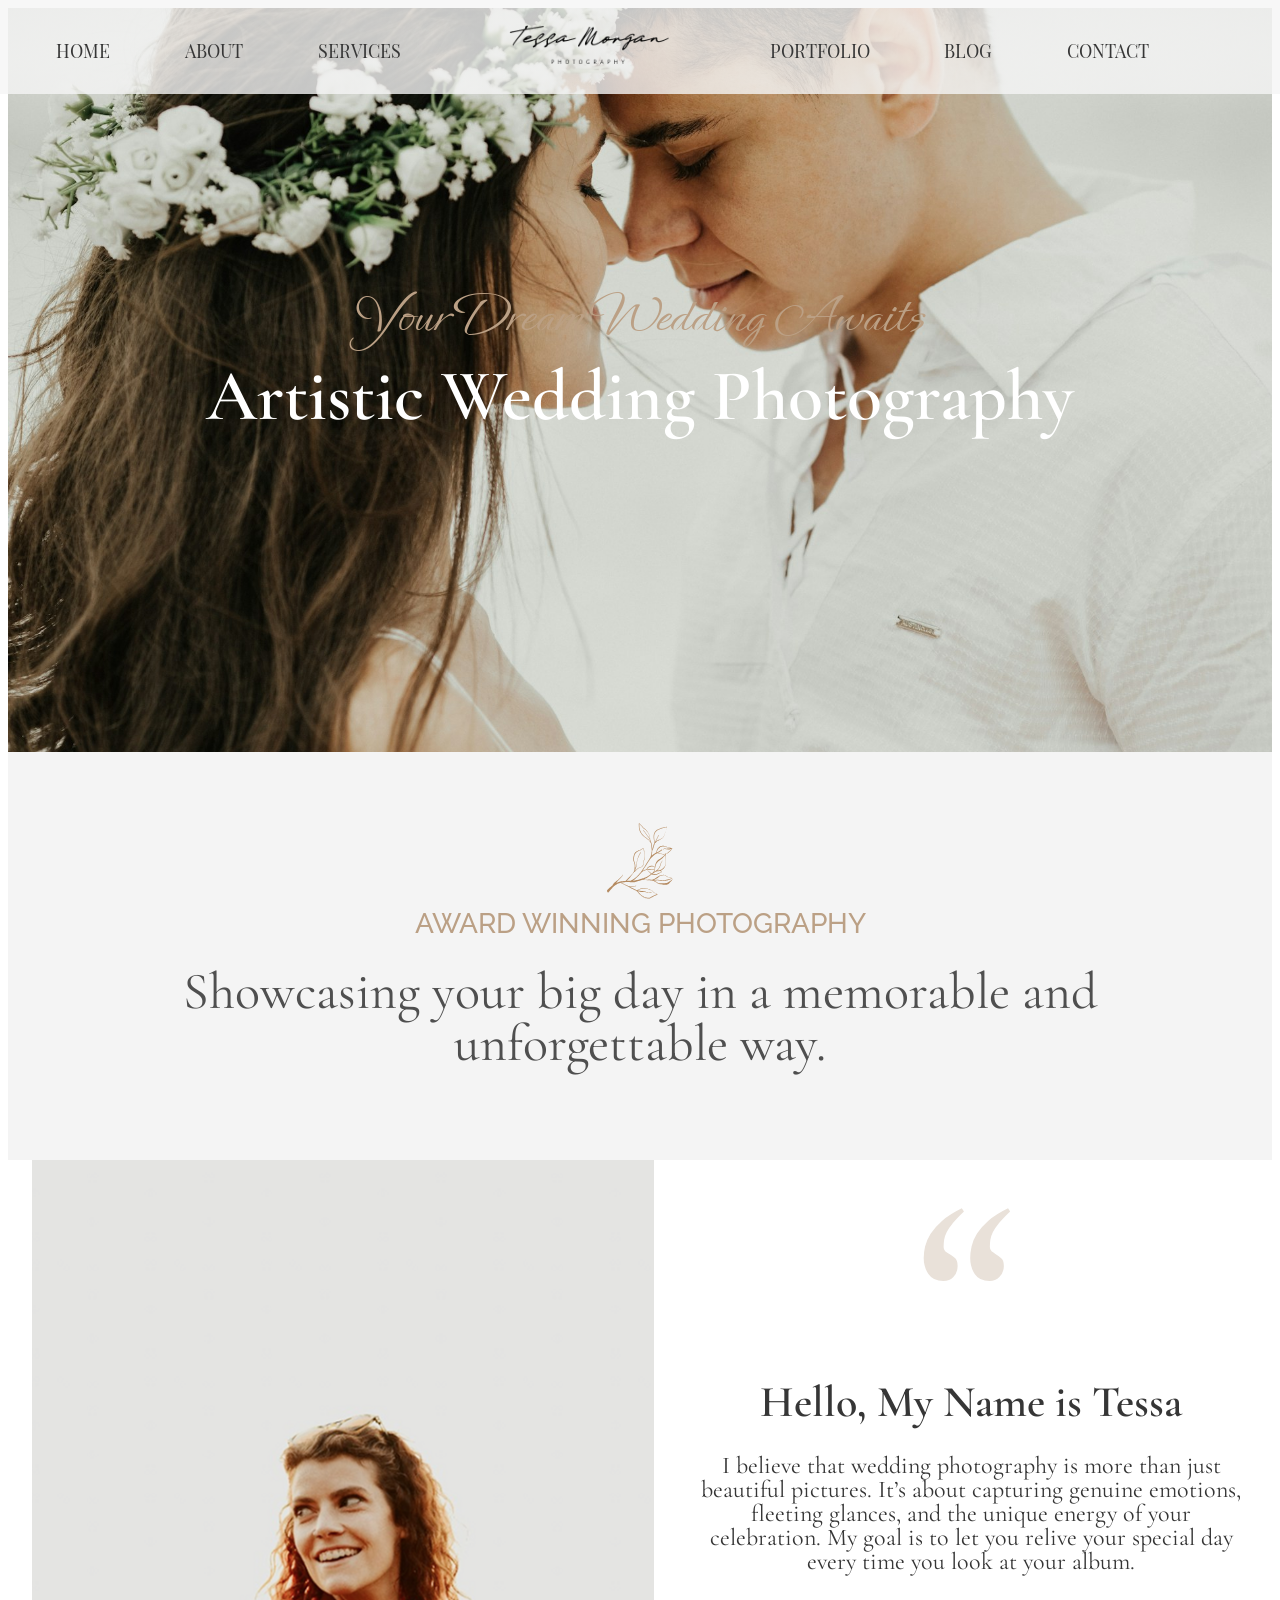
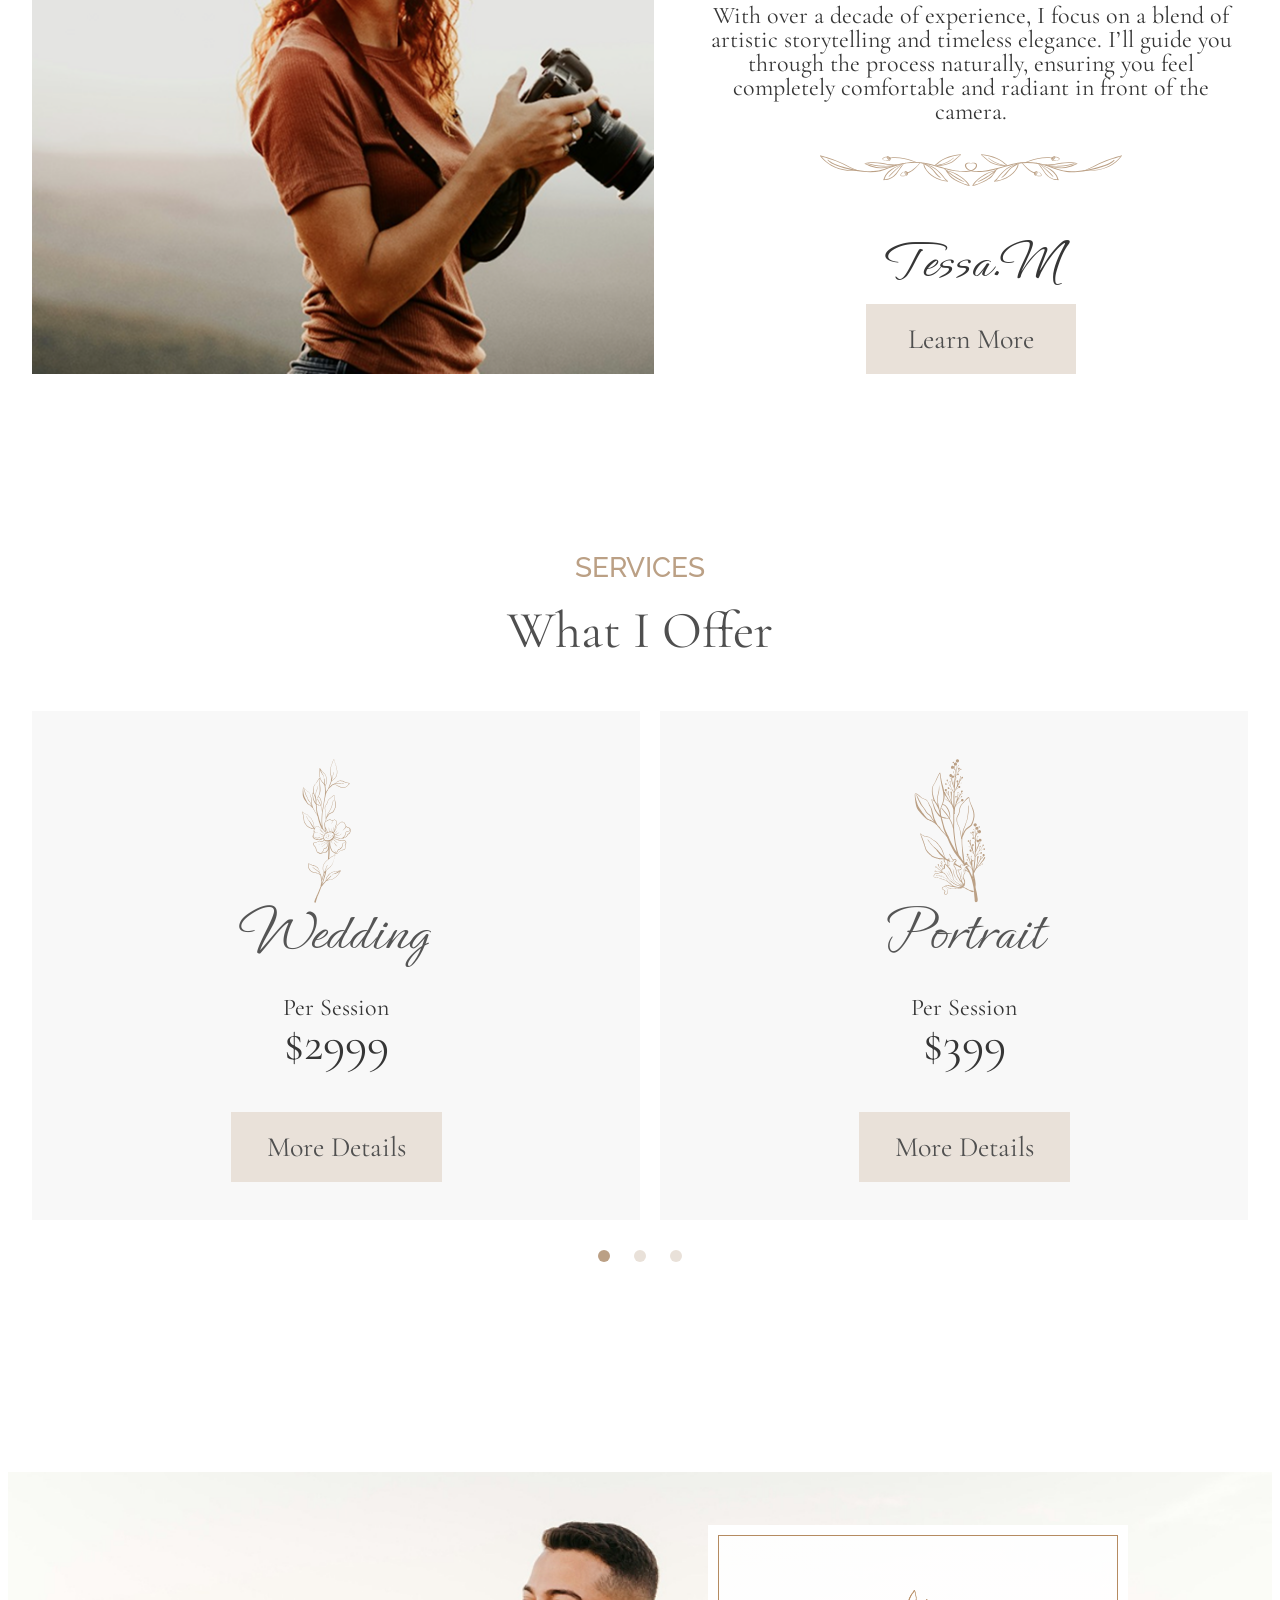
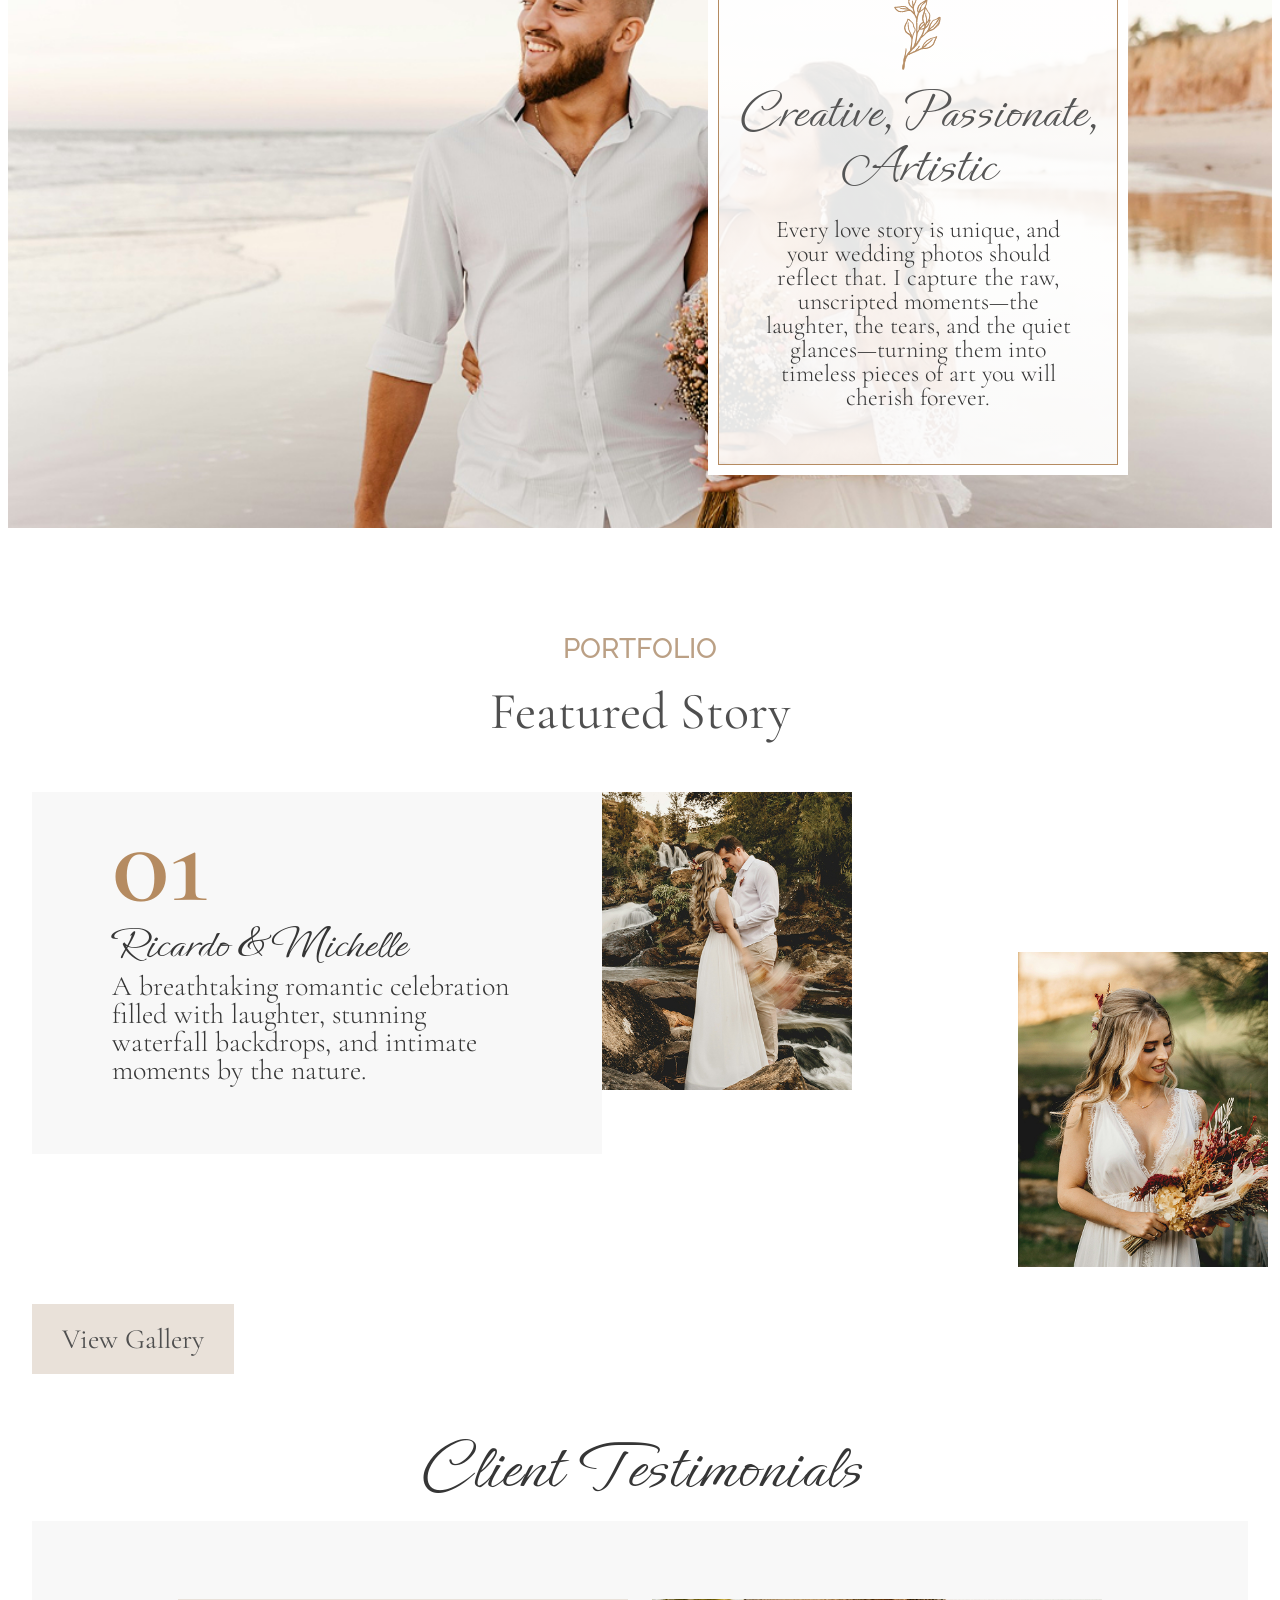
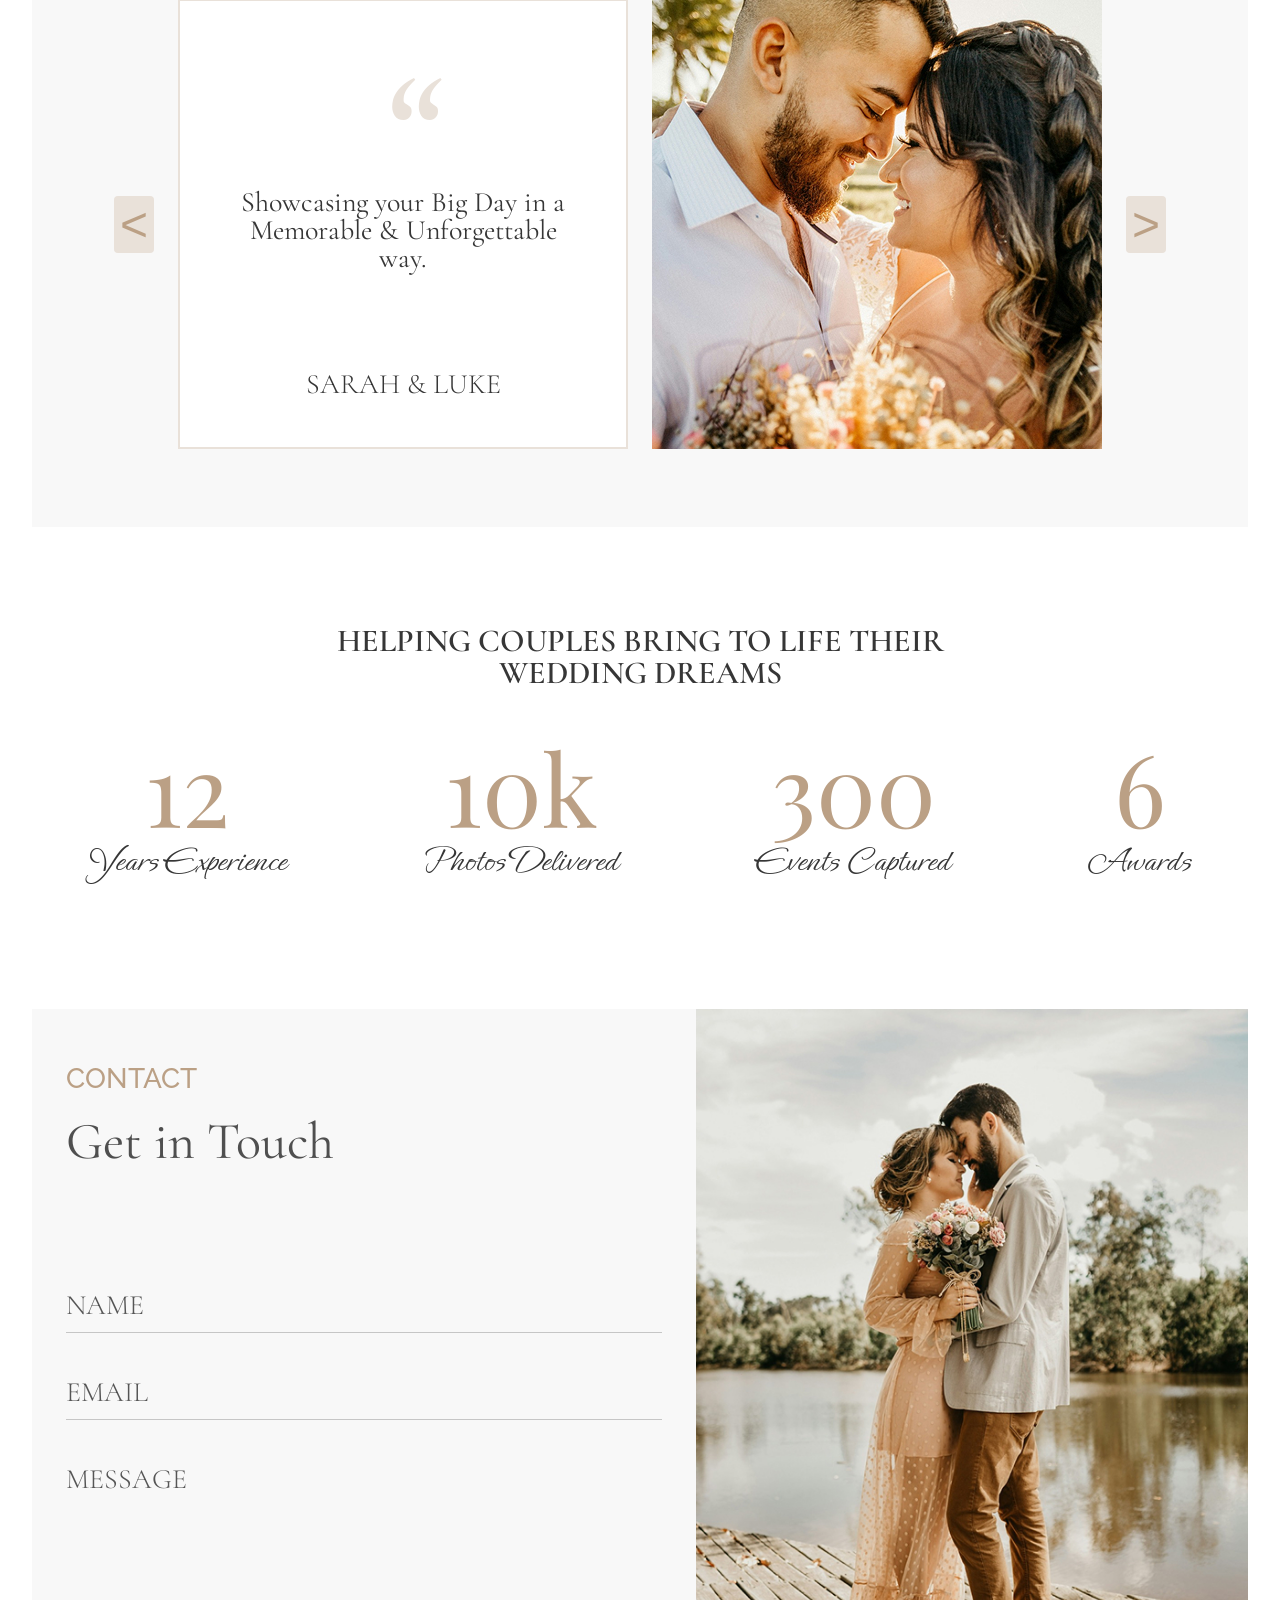
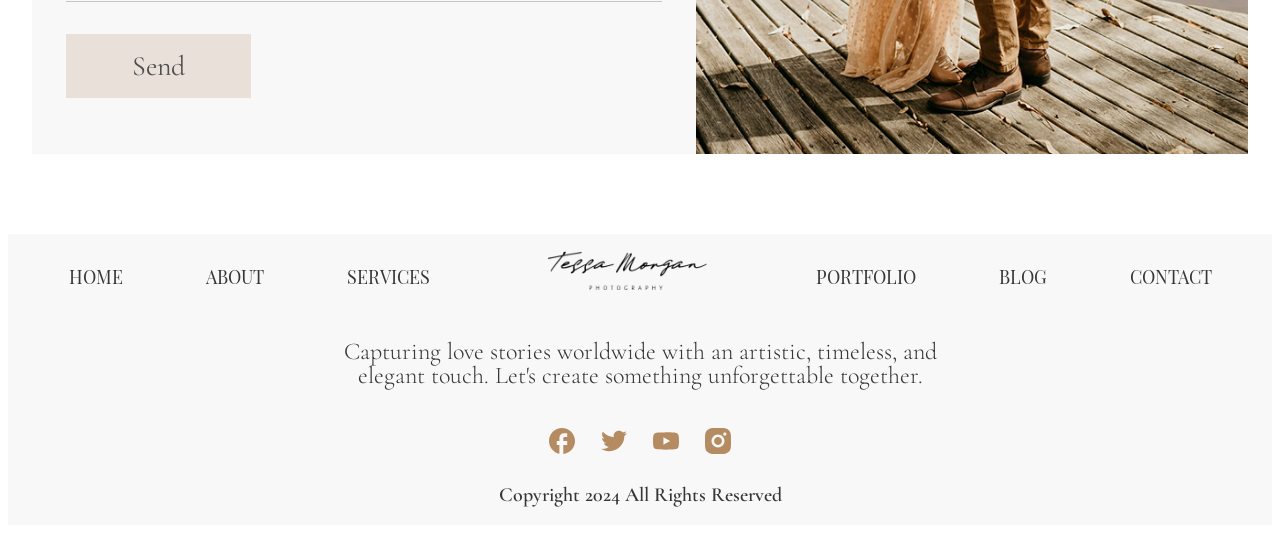
<file: index.html>
<!doctype html>
<html lang="en">
  <head>
    <meta charset="UTF-8" />
    <meta name="viewport" content="width=device-width, initial-scale=1.0" />
    <title>wedding-photography</title>

    <link rel="stylesheet" href="./css/main.min.css" />

    <link
      rel="stylesheet"
      href="https://cdn.jsdelivr.net/npm/swiper@11/swiper-bundle.min.css"
    />
  </head>
  <body>
    <header class="header header--home">
      <div class="container">
        <nav class="nav font-playfair">
          <ul class="nav__container">
            <li><a class="nav__link" href="./index.html">home</a></li>
            <li><a class="nav__link" href="./about.html">about</a></li>
            <li><a class="nav__link" href="./services.html">services</a></li>
            <li>
              <a href="./index.html">
                <img
                  class="nav__logo"
                  src="./images/logotype.svg"
                  alt="Photograph's logo"
              /></a>
            </li>
            <li><a class="nav__link" href="./portfolio.html">portfolio</a></li>
            <li><a class="nav__link" href="./blog.html">blog</a></li>
            <li><a class="nav__link" href="./contact.html">contact</a></li>
            <li>
              <button class="nav__button modal-btn-open" type="button">
                <svg class="nav__button-icon">
                  <use href="./images/icons.svg#icon-menu"></use>
                </svg>
              </button>
            </li>
          </ul>
        </nav>
      </div>
      <button class="button__fixed modal-btn-open" type="button">
        <svg class="button__fixed-icon">
          <use href="./images/icons.svg#icon-dots-vertical"></use>
        </svg>
      </button>
    </header>
    <main>
      <section class="hero-section">
        <div class="container">
          <p class="hero-section__subtitle font-ephesis">
            Your Dream Wedding Awaits
          </p>
          <h1 class="hero-section__title">Artistic Wedding Photography</h1>
        </div>
      </section>
      <section class="intro-section">
        <div class="container">
          <div class="intro-section__container">
            <svg class="intro-section__icon">
              <use href="./images/icons.svg#icon-intro-decor"></use>
            </svg>
            <h2 class="intro-section__title text-title">
              AWARD WINNING PHOTOGRAPHY
            </h2>
            <p class="section__subtitle section__subtitle--limited">
              Showcasing your big day in a memorable and unforgettable way.
            </p>
          </div>
        </div>
      </section>
      <section class="photograph-section">
        <div class="container">
          <div class="photograph-section__container">
            <img
              class="photograph-section__image section__image"
              src="./images/photograph-section.png"
              alt="Tessa"
            />
            <div class="photograph-section__info">
              <p class="photograph-section__mark font-forum">&ldquo;</p>
              <h2 class="photograph-section__title">Hello, My Name is Tessa</h2>
              <p class="photograph-section__bio">
                I believe that wedding photography is more than just beautiful
                pictures. It’s about capturing genuine emotions, fleeting
                glances, and the unique energy of your celebration. My goal is
                to let you relive your special day every time you look at your
                album.
              </p>
              <p class="photograph-section__bio">
                With over a decade of experience, I focus on a blend of artistic
                storytelling and timeless elegance. I’ll guide you through the
                process naturally, ensuring you feel completely comfortable and
                radiant in front of the camera.
              </p>
              <svg class="photograph-section__underline">
                <use href="./images/icons.svg#icon-photograph-underline"></use>
              </svg>
              <p class="photograph-section__sign font-ephesis">Tessa.M</p>
              <a href="./about.html#about-section">
                <button class="button" type="button">Learn More</button>
              </a>
            </div>
          </div>
        </div>
      </section>
      <section class="services-section">
        <div class="container">
          <h2 class="text-title">SERVICES</h2>
          <p class="services-section__subtitle section__subtitle">
            What I Offer
          </p>
          <div class="services-section__slider swiper-container">
            <ul class="services-section__list swiper-wrapper">
              <li class="swiper-slide">
                <article class="service-card">
                  <svg class="service-card__icon">
                    <use
                      href="./images/icons.svg#icon-services-section-wedding"
                    ></use>
                  </svg>
                  <h3 class="service-card__title font-ephesis">Wedding</h3>
                  <p class="service-card__info">Per Session</p>
                  <p class="service-card__price">$2999</p>
                  <a href="./services.html#services-section-wedding">
                    <button class="button__service-card button" type="button">
                      More Details
                    </button>
                  </a>
                </article>
              </li>
              <li class="swiper-slide">
                <article class="service-card">
                  <svg class="service-card__icon">
                    <use
                      href="./images/icons.svg#icon-services-section-portrait"
                    ></use>
                  </svg>
                  <h3 class="service-card__title font-ephesis">Portrait</h3>
                  <p class="service-card__info">Per Session</p>
                  <p class="service-card__price">$399</p>
                  <a href="./services.html#services-section-portrait">
                    <button class="button__service-card button" type="button">
                      More Details
                    </button>
                  </a>
                </article>
              </li>
              <li class="swiper-slide">
                <article class="service-card">
                  <svg class="service-card__icon">
                    <use
                      href="./images/icons.svg#icon-services-section-engagement"
                    ></use>
                  </svg>
                  <h3 class="service-card__title font-ephesis">Engagement</h3>
                  <p class="service-card__info">Per Session</p>
                  <p class="service-card__price">$1999</p>
                  <a href="./services.html#services-section-engagement">
                    <button class="button__service-card button" type="button">
                      More Details
                    </button>
                  </a>
                </article>
              </li>
            </ul>
            <div class="pagination">
              <span class="pagination__button"></span>
              <span class="pagination__button"></span>
              <span class="pagination__button"></span>
              <span class="pagination__button"></span>
            </div>
          </div>
        </div>
      </section>
      <section class="vision-section">
        <div class="container">
          <div class="vision-section__container">
            <div class="vision-section__card">
              <svg class="vision-section__icon">
                <use
                  href="./images/icons.svg#icon-vision-section-decoration"
                ></use>
              </svg>
              <h2 class="vision-section__title font-ephesis">
                Creative, Passionate, Artistic
              </h2>
              <p class="vision-section__info">
                Every love story is unique, and your wedding photos should
                reflect that. I capture the raw, unscripted moments—the
                laughter, the tears, and the quiet glances—turning them into
                timeless pieces of art you will cherish forever.
              </p>
            </div>
          </div>
        </div>
      </section>
      <section class="portfolio-section">
        <div class="container">
          <h2 class="text-title">PORTFOLIO</h2>
          <p class="portfolio-section__subtitle section__subtitle">
            Featured Story
          </p>
          <div class="portfolio-section__container">
            <div class="portfolio-section__info">
              <p class="portfolio-section__number font-cormorant">01</p>
              <h3 class="portfolio-section__names font-ephesis">
                Ricardo & Michelle
              </h3>
              <p class="portfolio-section__content">
                A breathtaking romantic celebration filled with laughter,
                stunning waterfall backdrops, and intimate moments by the
                nature.
              </p>
            </div>
            <div class="portfolio-section__images">
              <img
                class="portfolio-section__image portfolio-section__image-first"
                src="./images/home-portfolio-section-couple.jpg"
                alt="Happy couple"
              />
              <img
                class="portfolio-section__image portfolio-section__image-second"
                src="./images/home-portfolio-section-michelle.jpg"
                alt="Fiancee Michelle"
              />
            </div>
          </div>
          <a href="./portfolio.html#portfolio-section">
            <button class="button__portfolio-section button" type="button">
              View Gallery
            </button>
          </a>
        </div>
      </section>
      <section class="testinomials-section">
        <div class="container">
          <h2 class="testinomials-section__title font-ephesis">
            Client Testimonials
          </h2>

          <div class="testinomials-section__container">
            <button class="testinomials-section__arrow" type="button">
              &lt;
            </button>
            <ul>
              <li>
                <article class="testinomials-card">
                  <div class="testinomials-card__info">
                    <p class="testinomials-card__mark font-forum">&ldquo;</p>
                    <p class="testinomials-card__text">
                      Showcasing your Big Day in a Memorable & Unforgettable
                      way.
                    </p>
                    <p class="testinomials-card__text testinomials-card__names">
                      Sarah & Luke
                    </p>
                  </div>
                  <img
                    class="testinomials-card__image section__image"
                    src="./images/testinomials-section-couple.jpg"
                    alt="Couple Sarah & Luke"
                  />
                </article>
              </li>
              <li>
                <article class="testinomials-card"></article>
              </li>
              <li>
                <article class="testinomials-card"></article>
              </li>
            </ul>
            <button class="testinomials-section__arrow" type="button">
              &gt;
            </button>
          </div>
        </div>
      </section>
      <section class="stats-section">
        <div class="container">
          <h2 class="visually-hidden">Our statistics</h2>
          <h3 class="stats-section__subtitle">
            HELPING COUPLES BRING TO LIFE THEIR WEDDING DREAMS
          </h3>
          <ul class="stats-section__list">
            <li class="stats-section__item">
              <p class="stats-section__number font-playfair-ds">12</p>
              <p class="stats-section__description font-ephesis">
                Years Experience
              </p>
            </li>
            <li class="stats-section__item">
              <p class="stats-section__number font-playfair-ds">10k</p>
              <p class="stats-section__description font-ephesis">
                Photos Delivered
              </p>
            </li>
            <li class="stats-section__item">
              <p class="stats-section__number font-playfair-ds">300</p>
              <p class="stats-section__description font-ephesis">
                Events Captured
              </p>
            </li>
            <li class="stats-section__item">
              <p class="stats-section__number font-playfair-ds">6</p>
              <p class="stats-section__description font-ephesis">Awards</p>
            </li>
          </ul>
        </div>
      </section>
      <section class="contact-section">
        <div class="container">
          <div class="contact-section__container">
            <div class="contact-section__item">
              <h2 class="text-title">contact</h2>
              <p class="contact-section__subtitle section__subtitle">
                Get in Touch
              </p>
              <form class="contact-section__form">
                <label class="visually-hidden" for="user-name">Name</label>
                <input
                  class="contact-section__field font-cormorant-gar"
                  type="text"
                  id="user-name"
                  name="user-name"
                  placeholder="Name"
                />
                <label class="visually-hidden" for="user-email">Email</label>
                <input
                  class="contact-section__field font-cormorant-gar"
                  type="email"
                  id="user-email"
                  name="user-email"
                  placeholder="Email"
                />
                <label class="visually-hidden" for="user-message"
                  >Message</label
                >
                <textarea
                  class="contact-section__field contact-section__textarea font-cormorant-gar"
                  type="text"
                  id="user-message"
                  name="user-message"
                  placeholder="Message"
                ></textarea>

                <button class="button__contact-section button" type="submit">
                  Send
                </button>
              </form>
            </div>
            <img
              class="section__image contact-section__image"
              src="./images/contact-section-image.jpg"
              alt="Happy couple"
            />
          </div>
        </div>
      </section>
    </main>
    <footer class="footer">
      <div class="container">
        <nav class="nav font-playfair">
          <ul class="nav__container">
            <li><a class="nav__link" href="./index.html">home</a></li>
            <li><a class="nav__link" href="./about.html">about</a></li>
            <li><a class="nav__link" href="./services.html">services</a></li>
            <li>
              <a href="./index.html">
                <img
                  class="nav__logo"
                  src="./images/logotype.svg"
                  alt="Photograph's logo"
              /></a>
            </li>
            <li><a class="nav__link" href="./portfolio.html">portfolio</a></li>
            <li><a class="nav__link" href="./blog.html">blog</a></li>
            <li><a class="nav__link" href="./contact.html">contact</a></li>
          </ul>
        </nav>
        <p class="footer__info">
          Capturing love stories worldwide with an artistic, timeless, and
          elegant touch. Let's create something unforgettable together.
        </p>
        <div class="footer__socials">
          <a href="#">
            <svg class="footer__icon">
              <use href="./images/icons.svg#icon-facebook"></use>
            </svg>
          </a>
          <a href="#">
            <svg class="footer__icon">
              <use href="./images/icons.svg#icon-twiter"></use>
            </svg>
          </a>
          <a href="#">
            <svg class="footer__icon">
              <use href="./images/icons.svg#icon-you-tube"></use>
            </svg>
          </a>
          <a href="#">
            <svg class="footer__icon">
              <use href="./images/icons.svg#icon-instagram"></use>
            </svg>
          </a>
        </div>
        <p class="footer__copyright">Copyright 2024 All Rights Reserved</p>
      </div>
    </footer>

    <div class="modal is-hidden">
      <div class="modal__window">
        <button class="modal__button modal-btn-close" type="button">
          <svg class="modal__button-icon">
            <use href="./images/icons.svg#icon-cancel"></use>
          </svg>
        </button>
        <ul class="modal__nav">
          <li class="modal__nav-item">
            <a class="modal__nav-link" href="./index.html">home</a>
          </li>
          <li class="modal__nav-item">
            <a class="modal__nav-link" href="./about.html">about</a>
          </li>
          <li class="modal__nav-item">
            <a class="modal__nav-link" href="./services.html">services</a>
          </li>
          <li class="modal__nav-item">
            <a class="modal__nav-link" href="./portfolio.html">portfolio</a>
          </li>
          <li class="modal__nav-item">
            <a class="modal__nav-link" href="./blog.html">blog</a>
          </li>
          <li class="modal__nav-item">
            <a class="modal__nav-link" href="./contact.html">contact</a>
          </li>
        </ul>
      </div>
    </div>

    <script src="https://cdn.jsdelivr.net/npm/swiper@11/swiper-bundle.min.js"></script>
    <script src="./js/modal.js"></script>
    <script src="./js/slider.js"></script>
  </body>
</html>
</file>
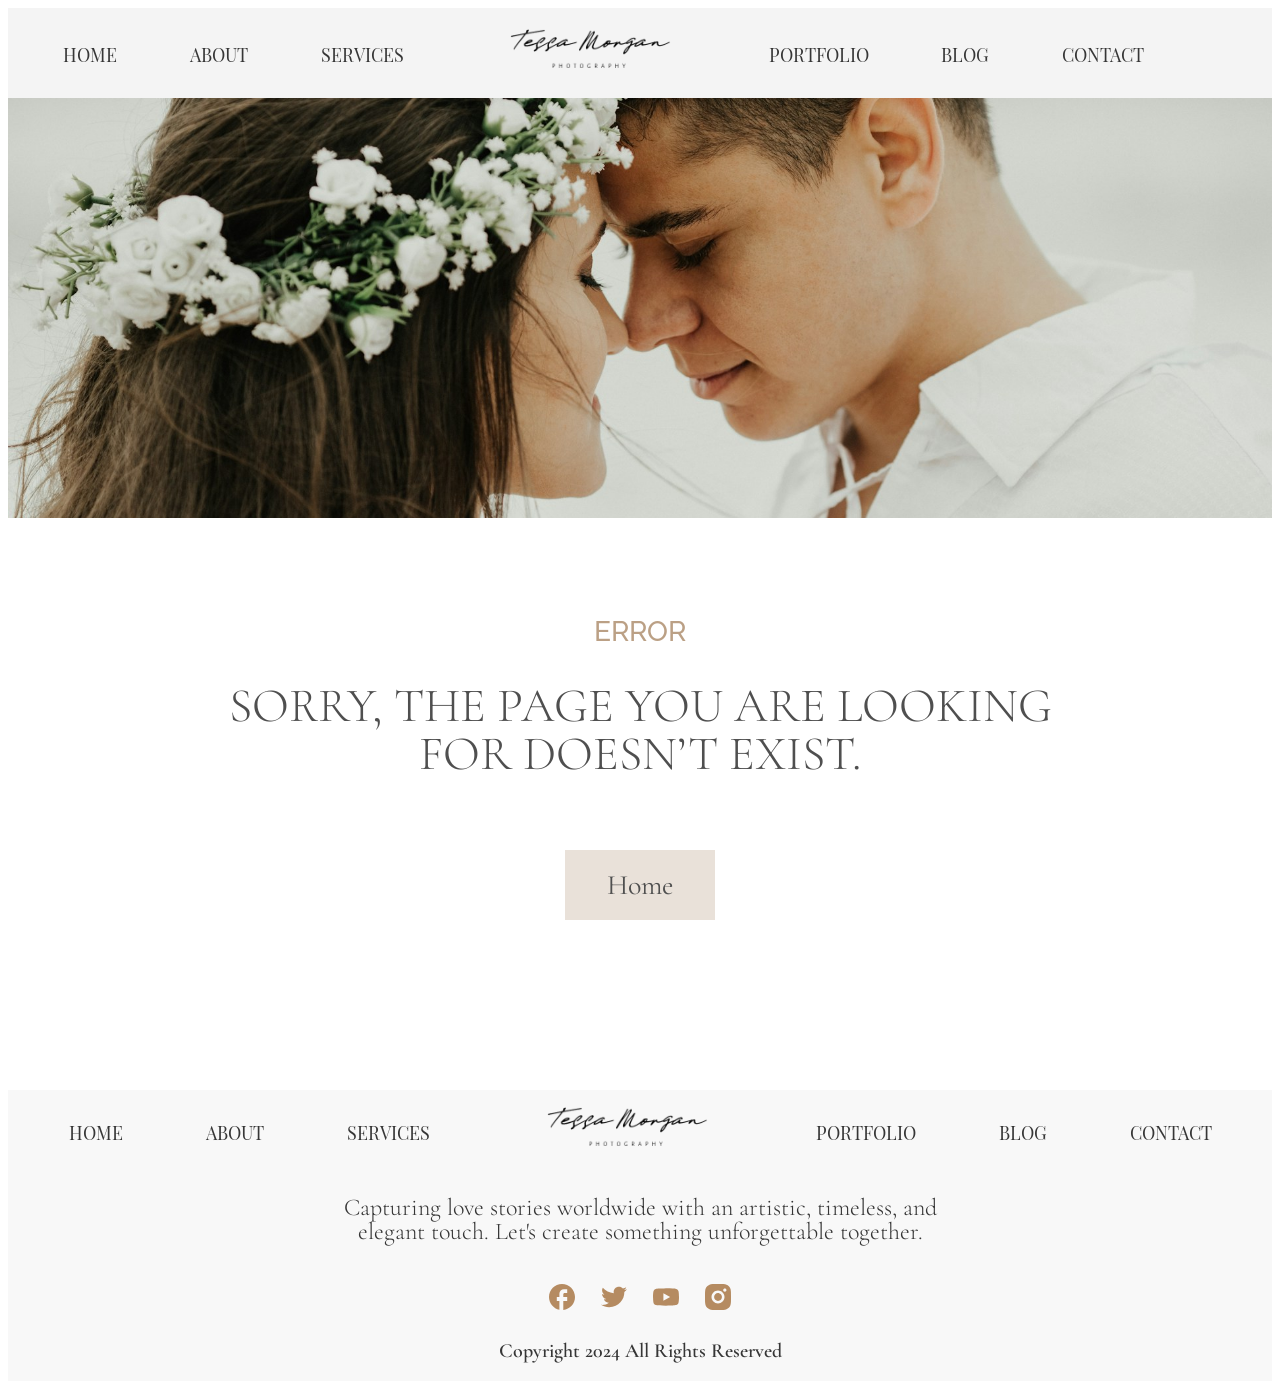
<file: 404-page.html>
<!doctype html>
<html lang="en">
  <head>
    <meta charset="UTF-8" />
    <meta name="viewport" content="width=device-width, initial-scale=1.0" />
    <title>404 - Page Not Found</title>

    <link rel="stylesheet" href="./css/main.min.css" />
  </head>
  <body>
    <header class="header">
      <div class="container">
        <nav class="nav font-playfair">
          <ul class="nav__container">
            <li><a class="nav__link" href="./index.html">home</a></li>
            <li><a class="nav__link" href="./about.html">about</a></li>
            <li><a class="nav__link" href="./services.html">services</a></li>
            <li>
              <a href="./404-page.html">
                <img
                  class="nav__logo"
                  src="./images/logotype.svg"
                  alt="Photograph's logo"
              /></a>
            </li>
            <li><a class="nav__link" href="./portfolio.html">portfolio</a></li>
            <li><a class="nav__link" href="./blog.html">blog</a></li>
            <li><a class="nav__link" href="./contact.html">contact</a></li>
            <li>
              <button class="nav__button modal-btn-open" type="button">
                <svg class="nav__button-icon">
                  <use href="./images/icons.svg#icon-menu"></use>
                </svg>
              </button>
            </li>
          </ul>
        </nav>
      </div>
    </header>
    <main>
      <section class="hero-general-section">
        <h1 class="visually-hidden">Main section</h1>
      </section>
      <section class="eror-section">
        <div class="container">
          <h2 class="eror-section__title text-title">ERROR</h2>
          <p class="eror-section__subtitle section__subtitle">
            SORRY, THE PAGE YOU ARE LOOKING FOR DOESN’T EXIST.
          </p>
          <a href="./index.html">
            <button class="button" type="button">Home</button>
          </a>
        </div>
      </section>
    </main>
    <footer class="footer">
      <div class="container">
        <nav class="nav font-playfair">
          <ul class="nav__container">
            <li><a class="nav__link" href="./index.html">home</a></li>
            <li><a class="nav__link" href="./about.html">about</a></li>
            <li><a class="nav__link" href="./services.html">services</a></li>
            <li>
              <a href="./index.html">
                <img
                  class="nav__logo"
                  src="./images/logotype.svg"
                  alt="Photograph's logo"
              /></a>
            </li>
            <li><a class="nav__link" href="./portfolio.html">portfolio</a></li>
            <li><a class="nav__link" href="./blog.html">blog</a></li>
            <li><a class="nav__link" href="./contact.html">contact</a></li>
          </ul>
        </nav>
        <p class="footer__info">
          Capturing love stories worldwide with an artistic, timeless, and
          elegant touch. Let's create something unforgettable together.
        </p>
        <div class="footer__socials">
          <a href="#">
            <svg class="footer__icon">
              <use href="./images/icons.svg#icon-facebook"></use>
            </svg>
          </a>
          <a href="#">
            <svg class="footer__icon">
              <use href="./images/icons.svg#icon-twiter"></use>
            </svg>
          </a>
          <a href="#">
            <svg class="footer__icon">
              <use href="./images/icons.svg#icon-you-tube"></use>
            </svg>
          </a>
          <a href="#">
            <svg class="footer__icon">
              <use href="./images/icons.svg#icon-instagram"></use>
            </svg>
          </a>
        </div>
        <p class="footer__copyright">Copyright 2024 All Rights Reserved</p>
      </div>
    </footer>

    <div class="modal is-hidden">
      <div class="modal__window">
        <button class="modal__button modal-btn-close" type="button">
          <svg class="modal__button-icon">
            <use href="./images/icons.svg#icon-cancel"></use>
          </svg>
        </button>
        <ul class="modal__nav">
          <li class="modal__nav-item">
            <a class="modal__nav-link" href="./index.html">home</a>
          </li>
          <li class="modal__nav-item">
            <a class="modal__nav-link" href="./about.html">about</a>
          </li>
          <li class="modal__nav-item">
            <a class="modal__nav-link" href="./services.html">services</a>
          </li>
          <li class="modal__nav-item">
            <a class="modal__nav-link" href="./portfolio.html">portfolio</a>
          </li>
          <li class="modal__nav-item">
            <a class="modal__nav-link" href="./blog.html">blog</a>
          </li>
          <li class="modal__nav-item">
            <a class="modal__nav-link" href="./contact.html">contact</a>
          </li>
        </ul>
      </div>
    </div>

    <script src="./js/modal.js"></script>
  </body>
</html>
</file>
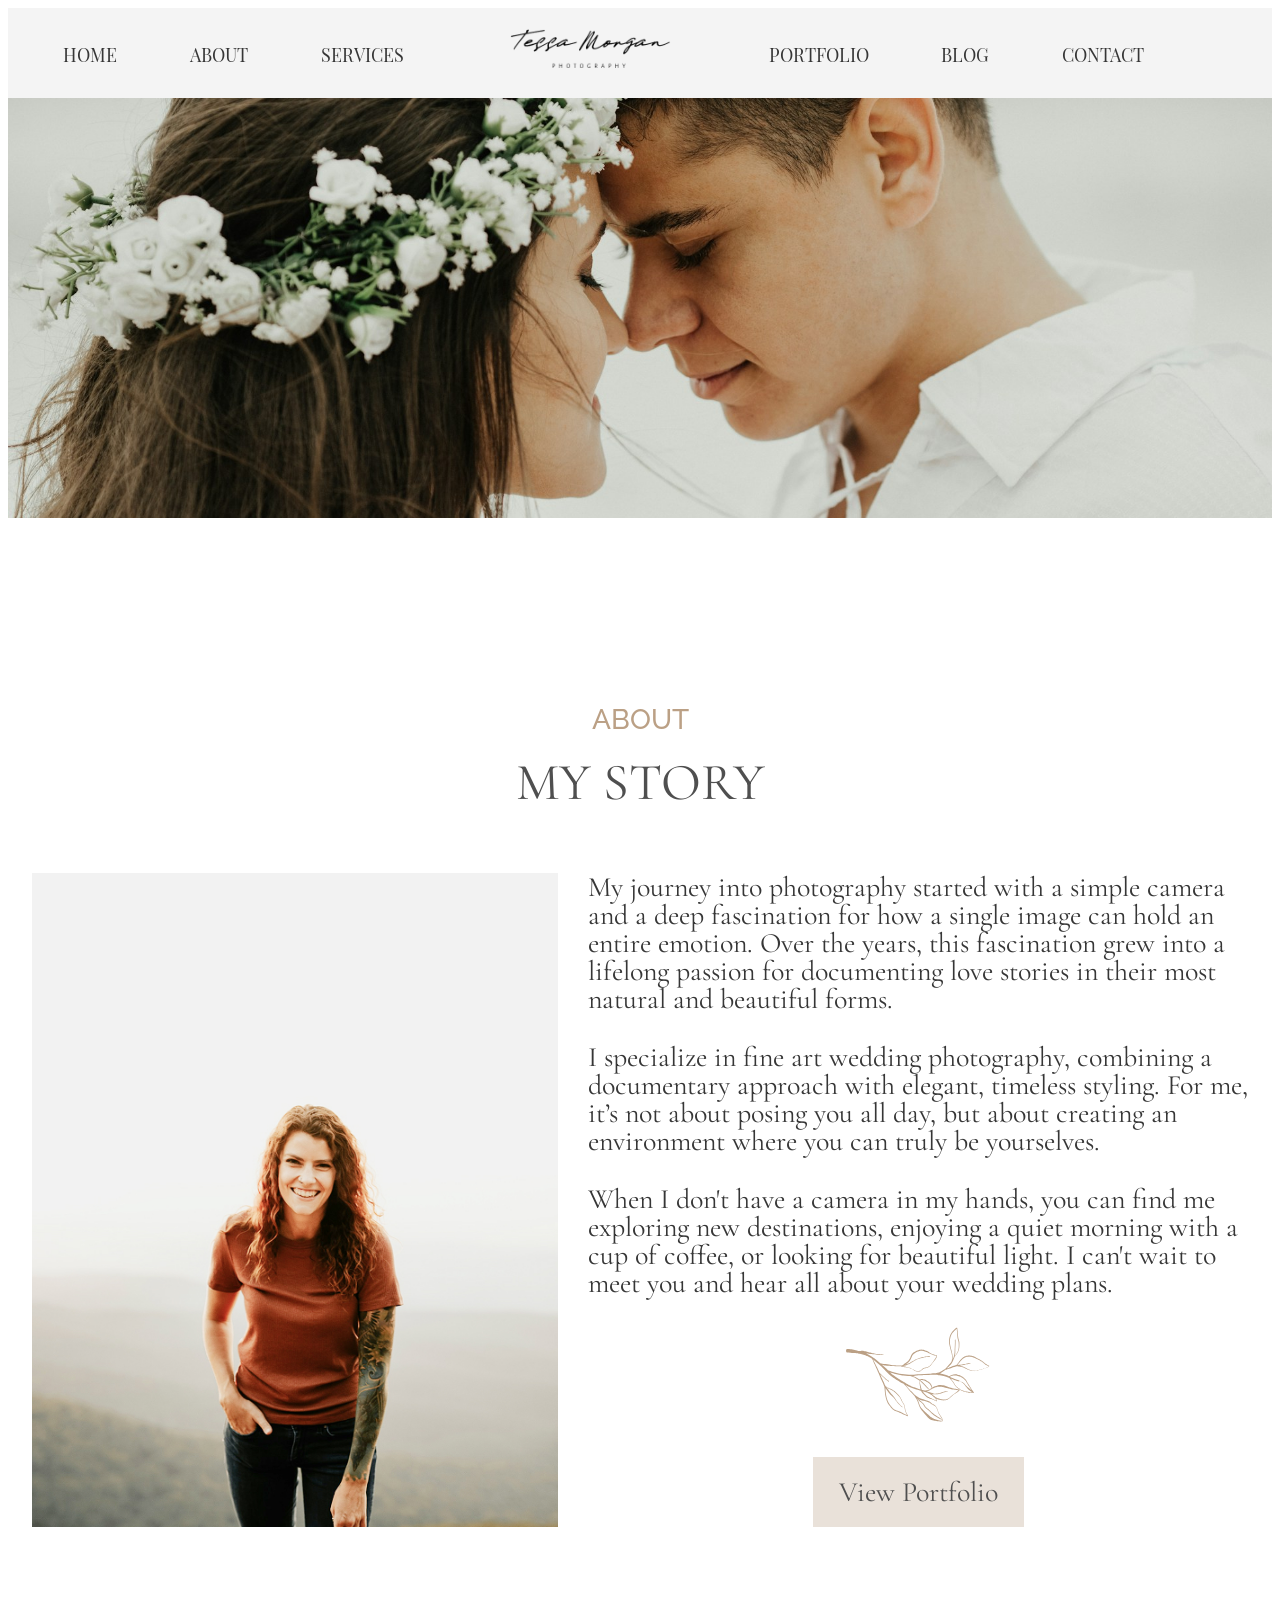
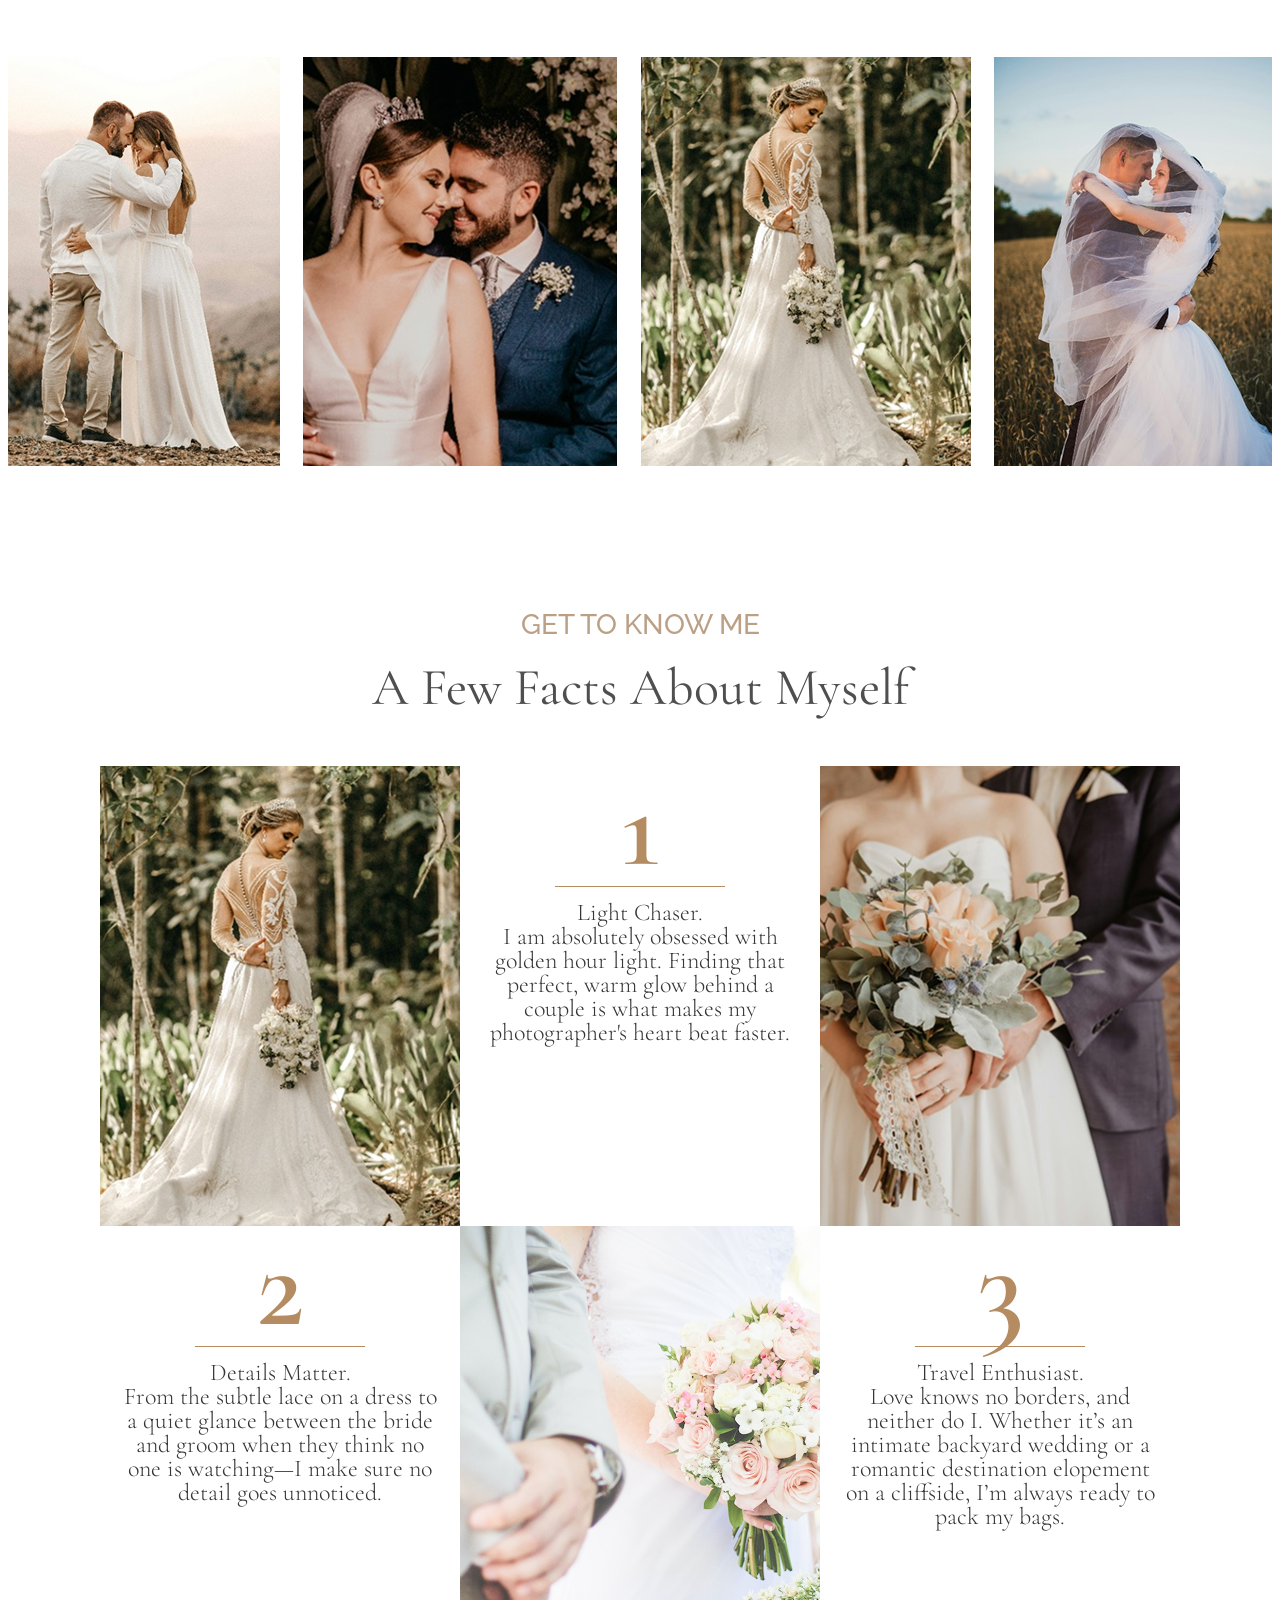
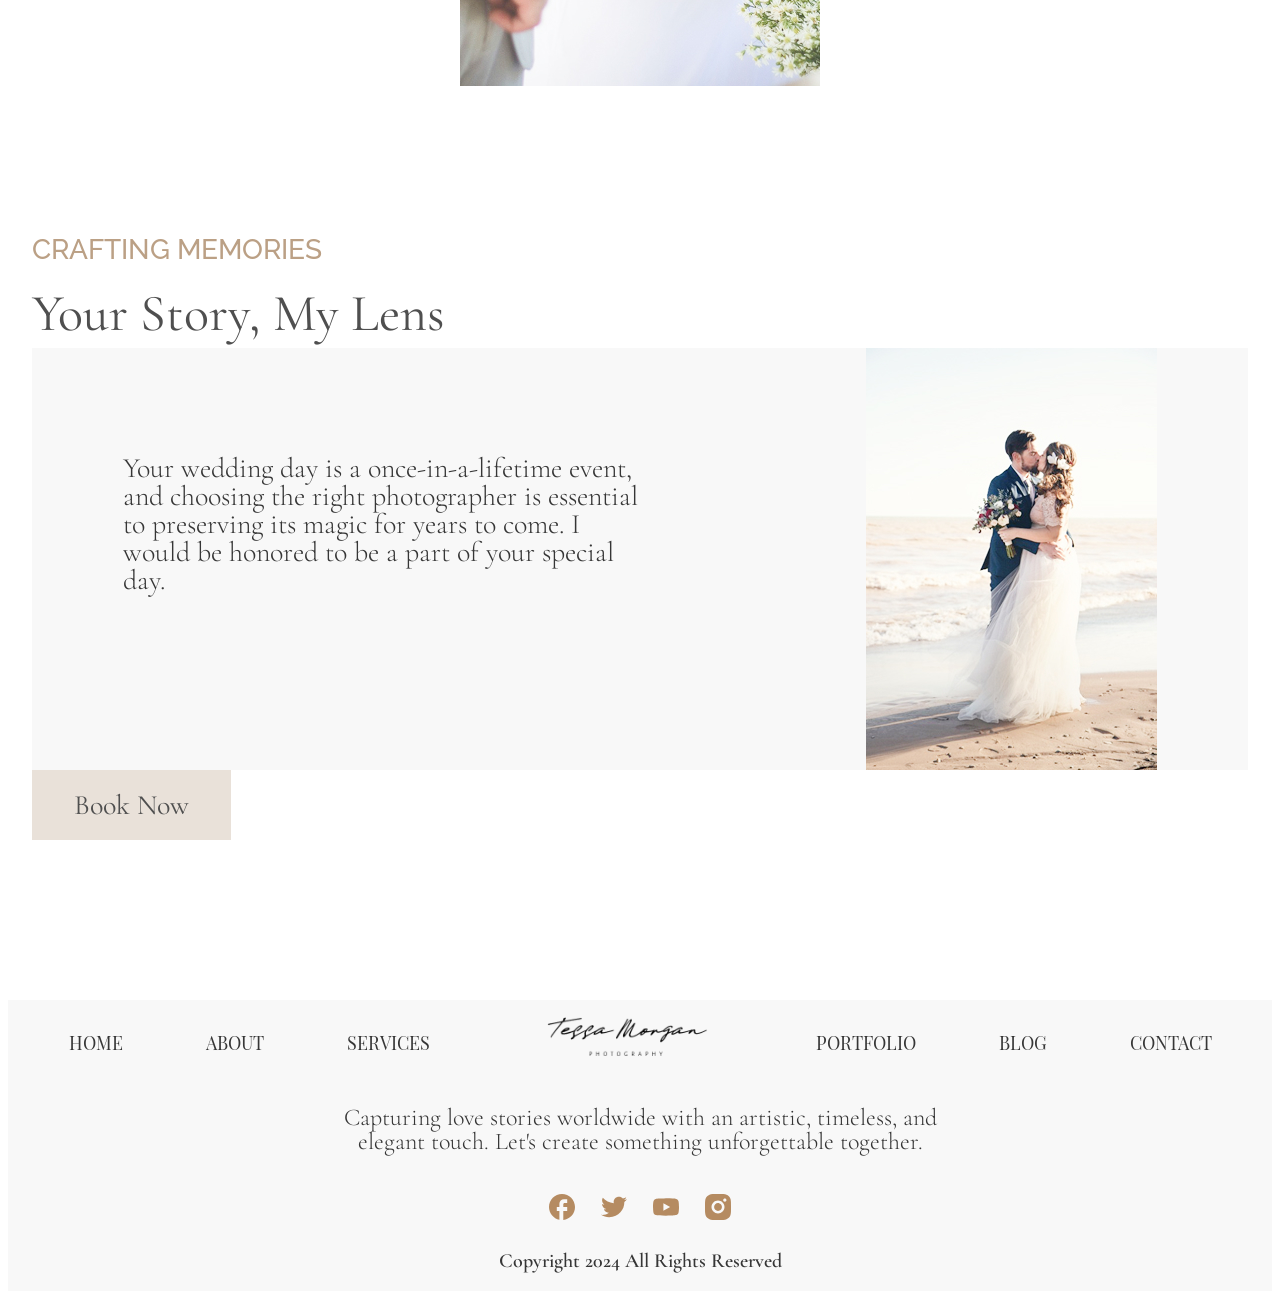
<file: about.html>
<!doctype html>
<html lang="en">
  <head>
    <meta charset="UTF-8" />
    <meta name="viewport" content="width=device-width, initial-scale=1.0" />
    <title>About</title>
    <link rel="stylesheet" href="./css/main.min.css" />
  </head>
  <body>
    <header class="header">
      <div class="container">
        <nav class="nav font-playfair">
          <ul class="nav__container">
            <li><a class="nav__link" href="./index.html">home</a></li>
            <li><a class="nav__link" href="./about.html">about</a></li>
            <li><a class="nav__link" href="./services.html">services</a></li>
            <li>
              <a href="./contact.html">
                <img
                  class="nav__logo"
                  src="./images/logotype.svg"
                  alt="Photograph's logo"
              /></a>
            </li>
            <li><a class="nav__link" href="./portfolio.html">portfolio</a></li>
            <li><a class="nav__link" href="./blog.html">blog</a></li>
            <li><a class="nav__link" href="./contact.html">contact</a></li>
            <li>
              <button class="nav__button modal-btn-open" type="button">
                <svg class="nav__button-icon">
                  <use href="./images/icons.svg#icon-menu"></use>
                </svg>
              </button>
            </li>
          </ul>
        </nav>
      </div>
      <button class="button__fixed modal-btn-open" type="button">
        <svg class="button__fixed-icon">
          <use href="./images/icons.svg#icon-dots-vertical"></use>
        </svg>
      </button>
    </header>
    <main>
      <section class="hero-general-section">
        <h1 class="visually-hidden">Main section</h1>
      </section>
      <section class="about-section" id="about-section">
        <div class="container">
          <h2 class="text-title">About</h2>
          <h3 class="about-section__subtitle section__subtitle">My story</h3>
          <div class="about-section__container">
            <img
              class="about-section__image section__image"
              src="./images/about-section-image.jpg"
              alt=""
            />
            <div class="about-section__info">
              <p class="about-section__paragraph">
                My journey into photography started with a simple camera and a
                deep fascination for how a single image can hold an entire
                emotion. Over the years, this fascination grew into a lifelong
                passion for documenting love stories in their most natural and
                beautiful forms.
              </p>
              <p class="about-section__paragraph">
                I specialize in fine art wedding photography, combining a
                documentary approach with elegant, timeless styling. For me,
                it’s not about posing you all day, but about creating an
                environment where you can truly be yourselves.
              </p>
              <p class="about-section__paragraph">
                When I don't have a camera in my hands, you can find me
                exploring new destinations, enjoying a quiet morning with a cup
                of coffee, or looking for beautiful light. I can't wait to meet
                you and hear all about your wedding plans.
              </p>
              <svg class="about-section__icon">
                <use href="./images/icons.svg#icon-about-section"></use>
              </svg>
              <a href="./portfolio.html#portfolio-section">
                <button class="button__about-section button" type="button">
                  View Portfolio
                </button>
              </a>
            </div>
          </div>
        </div>
        <div class="about-section__gallery">
          <img
            class="about-section__gallery-first section__image"
            src="./images/about-section-one.jpg"
            alt=""
          />
          <img
            class="section__image"
            src="./images/about-section-two.jpg"
            alt=""
          />
          <img
            class="section__image"
            src="./images/about-section-three.jpg"
            alt=""
          />
          <img
            class="section__image"
            src="./images/about-section-four.jpg"
            alt=""
          />
        </div>
      </section>
      <section class="facts-section">
        <div class="container">
          <h2 class="text-title">GET TO KNOW ME</h2>
          <h3 class="section__subtitle">A Few Facts About Myself</h3>
          <div class="checkerboard__container">
            <img
              class="checkerboard__item checkerboard__image section__image"
              src="./images/facts-section-fiancee.jpg"
              alt=""
            />
            <div class="checkerboard__item checkerboard__info">
              <p class="checkerboard__number font-cormorant">1</p>
              <p class="checkerboard__text checkerboard__text--small">
                Light Chaser. <br />
                I am absolutely obsessed with golden hour light. Finding that
                perfect, warm glow behind a couple is what makes my
                photographer's heart beat faster.
              </p>
            </div>
            <img
              class="checkerboard__item checkerboard__image section__image"
              src="./images/facts-section-couple.jpg"
              alt=""
            />
            <div class="checkerboard__item checkerboard__info">
              <p class="checkerboard__number font-cormorant">2</p>
              <p class="checkerboard__text checkerboard__text--small">
                Details Matter. <br />
                From the subtle lace on a dress to a quiet glance between the
                bride and groom when they think no one is watching—I make sure
                no detail goes unnoticed.
              </p>
            </div>
            <img
              class="checkerboard__item checkerboard__image section__image"
              src="./images/facts-section-ceremony.jpg"
              alt=""
            />

            <div class="checkerboard__item checkerboard__info">
              <p
                class="checkerboard__number checkerboard__number-three font-cormorant"
              >
                3
              </p>
              <p class="checkerboard__text checkerboard__text--small">
                Travel Enthusiast. <br />
                Love knows no borders, and neither do I. Whether it’s an
                intimate backyard wedding or a romantic destination elopement on
                a cliffside, I’m always ready to pack my bags.
              </p>
            </div>
          </div>
        </div>
      </section>
      <section class="memories-section">
        <div class="container">
          <h2 class="text-title">CRAFTING MEMORIES</h2>
          <h3 class="memories-section__subtitle section__subtitle">
            Your Story, My Lens
          </h3>
          <div class="memories-section__container">
            <p class="memories-section__text">
              Your wedding day is a once-in-a-lifetime event, and choosing the
              right photographer is essential to preserving its magic for years
              to come. I would be honored to be a part of your special day.
            </p>

            <img
              class="memories-section__image-one section__image"
              src="./images/memories-section-kiss.jpg"
              alt=""
            />
          </div>
          <a href="./contact.html#contact-section">
            <button class="button__memories-section button" type="button">
              Book Now
            </button>
          </a>

          <img
            class="memories-section__image-two"
            src="./images/memories-section-build.jpg"
            alt=""
          />
        </div>
      </section>
    </main>
    <footer class="footer">
      <div class="container">
        <nav class="nav font-playfair">
          <ul class="nav__container">
            <li><a class="nav__link" href="./index.html">home</a></li>
            <li><a class="nav__link" href="./about.html">about</a></li>
            <li><a class="nav__link" href="./services.html">services</a></li>
            <li>
              <a href="./index.html">
                <img
                  class="nav__logo"
                  src="./images/logotype.svg"
                  alt="Photograph's logo"
              /></a>
            </li>
            <li><a class="nav__link" href="./portfolio.html">portfolio</a></li>
            <li><a class="nav__link" href="./blog.html">blog</a></li>
            <li><a class="nav__link" href="./contact.html">contact</a></li>
          </ul>
        </nav>
        <p class="footer__info">
          Capturing love stories worldwide with an artistic, timeless, and
          elegant touch. Let's create something unforgettable together.
        </p>
        <div class="footer__socials">
          <a href="#">
            <svg class="footer__icon">
              <use href="./images/icons.svg#icon-facebook"></use>
            </svg>
          </a>
          <a href="#">
            <svg class="footer__icon">
              <use href="./images/icons.svg#icon-twiter"></use>
            </svg>
          </a>
          <a href="#">
            <svg class="footer__icon">
              <use href="./images/icons.svg#icon-you-tube"></use>
            </svg>
          </a>
          <a href="#">
            <svg class="footer__icon">
              <use href="./images/icons.svg#icon-instagram"></use>
            </svg>
          </a>
        </div>
        <p class="footer__copyright">Copyright 2024 All Rights Reserved</p>
      </div>
    </footer>

    <div class="modal is-hidden">
      <div class="modal__window">
        <button class="modal__button modal-btn-close" type="button">
          <svg class="modal__button-icon">
            <use href="./images/icons.svg#icon-cancel"></use>
          </svg>
        </button>
        <ul class="modal__nav">
          <li class="modal__nav-item">
            <a class="modal__nav-link" href="./index.html">home</a>
          </li>
          <li class="modal__nav-item">
            <a class="modal__nav-link" href="./about.html">about</a>
          </li>
          <li class="modal__nav-item">
            <a class="modal__nav-link" href="./services.html">services</a>
          </li>
          <li class="modal__nav-item">
            <a class="modal__nav-link" href="./portfolio.html">portfolio</a>
          </li>
          <li class="modal__nav-item">
            <a class="modal__nav-link" href="./blog.html">blog</a>
          </li>
          <li class="modal__nav-item">
            <a class="modal__nav-link" href="./contact.html">contact</a>
          </li>
        </ul>
      </div>
    </div>

    <script src="./js/modal.js"></script>
  </body>
</html>
</file>
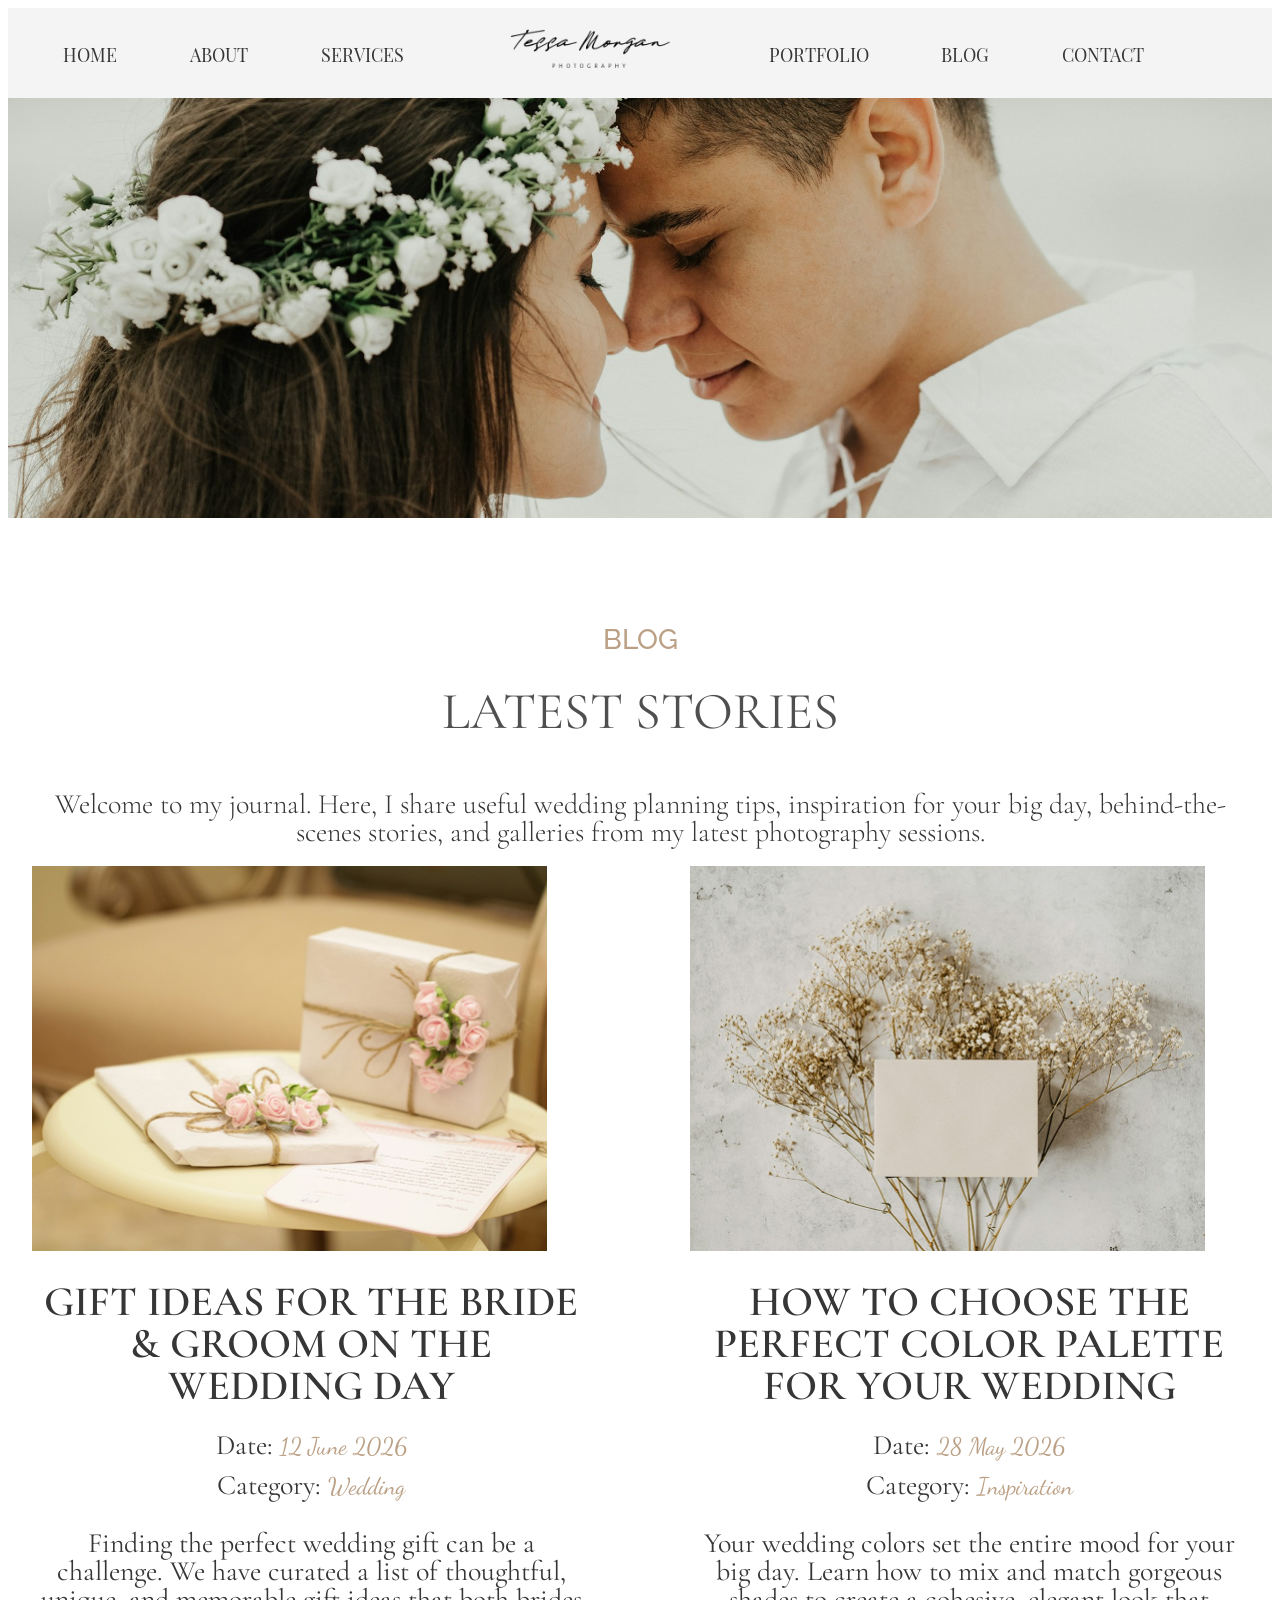
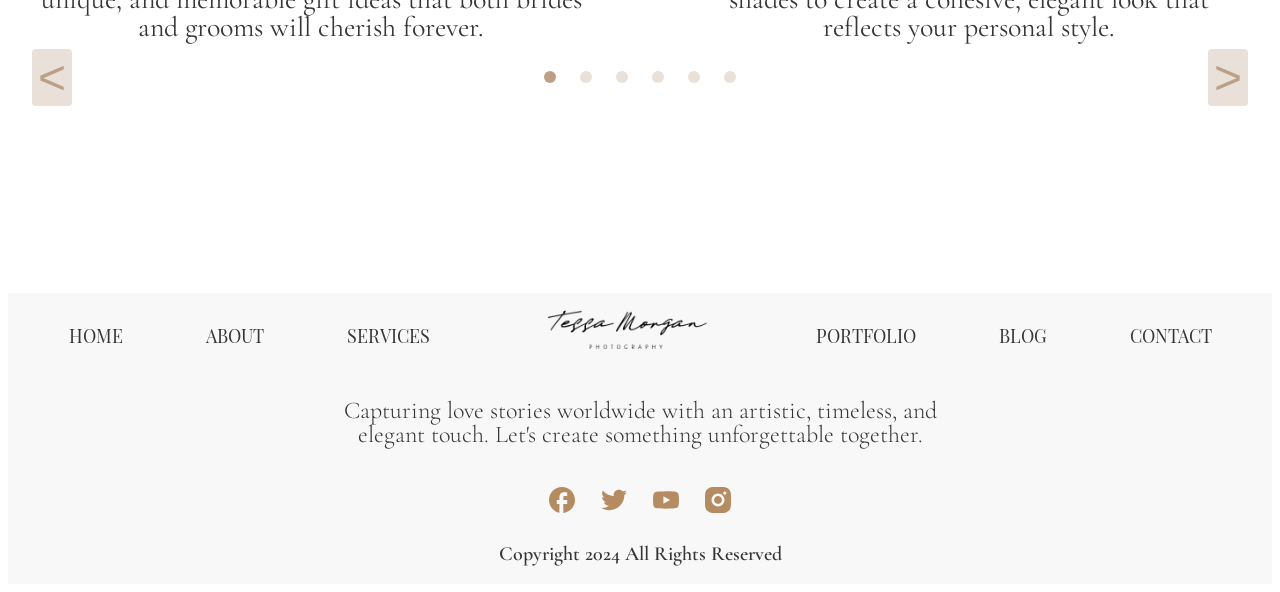
<file: blog.html>
<!doctype html>
<html lang="en">
  <head>
    <meta charset="UTF-8" />
    <meta name="viewport" content="width=device-width, initial-scale=1.0" />
    <title>blog</title>

    <link rel="stylesheet" href="./css/main.min.css" />

    <link
      rel="stylesheet"
      href="https://cdn.jsdelivr.net/npm/swiper@11/swiper-bundle.min.css"
    />
  </head>
  <body>
    <header class="header">
      <div class="container">
        <nav class="nav font-playfair">
          <ul class="nav__container">
            <li><a class="nav__link" href="./index.html">home</a></li>
            <li><a class="nav__link" href="./about.html">about</a></li>
            <li><a class="nav__link" href="./services.html">services</a></li>
            <li>
              <a href="./contact.html">
                <img
                  class="nav__logo"
                  src="./images/logotype.svg"
                  alt="Photograph's logo"
              /></a>
            </li>
            <li><a class="nav__link" href="./portfolio.html">portfolio</a></li>
            <li><a class="nav__link" href="./blog.html">blog</a></li>
            <li><a class="nav__link" href="./contact.html">contact</a></li>
            <li>
              <button class="nav__button modal-btn-open" type="button">
                <svg class="nav__button-icon">
                  <use href="./images/icons.svg#icon-menu"></use>
                </svg>
              </button>
            </li>
          </ul>
        </nav>
      </div>
      <button class="button__fixed modal-btn-open" type="button">
        <svg class="button__fixed-icon">
          <use href="./images/icons.svg#icon-dots-vertical"></use>
        </svg>
      </button>
    </header>
    <main>
      <section class="hero-general-section">
        <h1 class="visually-hidden">Main section</h1>
      </section>
      <section class="blog-section">
        <div class="container">
          <h2 class="text-title">BLOG</h2>
          <h3 class="blog-section__subtitle section__subtitle">
            LATEST STORIES
          </h3>
          <p class="blog-section__info">
            Welcome to my journal. Here, I share useful wedding planning tips,
            inspiration for your big day, behind-the-scenes stories, and
            galleries from my latest photography sessions.
          </p>
          <div class="blog-section__slider swiper-container">
            <ul class="blog-section__list swiper-wrapper">
              <li class="blog-card swiper-slide">
                <article class="">
                  <img
                    class="blog-card__image section__image"
                    src="./images/blog-card-boxes.jpg"
                    alt=""
                  />
                  <h4 class="blog-card__title">
                    Gift ideas for the bride & groom on the wedding day
                  </h4>
                  <p class="blog-card__text">
                    Date:
                    <span class="blog-card__accent font-dancing"
                      >12 June 2026</span
                    >
                  </p>
                  <p class="blog-card__text--distance">
                    Category:
                    <span class="blog-card__accent font-dancing">Wedding </span>
                  </p>
                  <p class="blog-card__info">
                    Finding the perfect wedding gift can be a challenge. We have
                    curated a list of thoughtful, unique, and memorable gift
                    ideas that both brides and grooms will cherish forever.
                  </p>
                </article>
              </li>
              <li class="blog-card swiper-slide">
                <article class="">
                  <img
                    class="blog-card__image section__image"
                    src="./images/blog-card-flowers.jpg"
                    alt=""
                  />
                  <h4 class="blog-card__title">
                    How to Choose the Perfect Color Palette for Your Wedding
                  </h4>
                  <p class="blog-card__text">
                    Date:
                    <span class="blog-card__accent font-dancing"
                      >28 May 2026</span
                    >
                  </p>
                  <p class="blog-card__text--distance">
                    Category:
                    <span class="blog-card__accent font-dancing"
                      >Inspiration
                    </span>
                  </p>
                  <p class="blog-card__info">
                    Your wedding colors set the entire mood for your big day.
                    Learn how to mix and match gorgeous shades to create a
                    cohesive, elegant look that reflects your personal style.
                  </p>
                </article>
              </li>
              <li class="blog-card swiper-slide">
                <article class="">
                  <img
                    class="blog-card__image section__image"
                    src="./images/blog-card-peoples.jpg"
                    alt=""
                  />
                  <h4 class="blog-card__title">
                    10 Essential Tips for Stunning Golden Hour Photos
                  </h4>
                  <p class="blog-card__text">
                    Date:
                    <span class="blog-card__accent font-dancing"
                      >14 May 2026</span
                    >
                  </p>
                  <p class="blog-card__text--distance">
                    Category:
                    <span class="blog-card__accent font-dancing"
                      >Photography Tips
                    </span>
                  </p>
                  <p class="blog-card__info">
                    Golden hour offers the most magical light of the day.
                    Discover how to plan your wedding timeline perfectly so we
                    can capture those warm, glowing, and romantic portraits.
                  </p>
                </article>
              </li>
              <li class="blog-card swiper-slide">
                <article class="">
                  <img
                    class="blog-card__image section__image"
                    src="./images/blog-card-gives.jpg"
                    alt=""
                  />
                  <h4 class="blog-card__title">
                    The Ultimate Guide to Creating a Stress-Free Wedding
                    Timeline
                  </h4>
                  <p class="blog-card__text">
                    Date:
                    <span class="blog-card__accent font-dancing"
                      >30 April 2026</span
                    >
                  </p>
                  <p class="blog-card__text--distance">
                    Category:
                    <span class="blog-card__accent font-dancing"
                      >Planning
                    </span>
                  </p>
                  <p class="blog-card__info">
                    Time flies fast on your wedding day. This comprehensive
                    guide will help you structure your morning preparation,
                    ceremony, and reception smoothly without any rush.
                  </p>
                </article>
              </li>
              <li class="blog-card swiper-slide">
                <article class="">
                  <img
                    class="blog-card__image section__image"
                    src="./images/blog-card-boxes.jpg"
                    alt=""
                  />
                  <h4 class="blog-card__title">
                    What to Wear for Your Romantic Engagement Photo Session
                  </h4>
                  <p class="blog-card__text">
                    Date:
                    <span class="blog-card__accent font-dancing"
                      >12 April 2026</span
                    >
                  </p>
                  <p class="blog-card__text--distance">
                    Category:
                    <span class="blog-card__accent font-dancing"
                      >Engagement
                    </span>
                  </p>
                  <p class="blog-card__info">
                    Want to look natural yet elegant in your engagement photos?
                    We share professional advice on choosing the best outfits,
                    coordinating colors, and avoiding patterns.
                  </p>
                </article>
              </li>
              <li class="blog-card swiper-slide">
                <article class="">
                  <img
                    class="blog-card__image section__image"
                    src="./images/blog-card-decor.jpg"
                    alt=""
                  />
                  <h4 class="blog-card__title">
                    Behind the Lens: Capturing Love Stories Around the World
                  </h4>
                  <p class="blog-card__text">
                    Date:
                    <span class="blog-card__accent font-dancing"
                      >25 March 2026</span
                    >
                  </p>
                  <p class="blog-card__text--distance">
                    Category:
                    <span class="blog-card__accent font-dancing">Stories </span>
                  </p>
                  <p class="blog-card__info">
                    A look inside my favorite travel memories from recent
                    destination weddings. From mountain peaks to sunny coasts,
                    read how we turned wild adventures into art.
                  </p>
                </article>
              </li>
            </ul>

            <div class="blog-section__nav">
              <button
                class="blog-section__arrow blog-section__arrow--prev"
                type="button"
              >
                &lt;
              </button>
              <div class="pagination"></div>
              <button
                class="blog-section__arrow blog-section__arrow--next"
                type="button"
              >
                &gt;
              </button>
            </div>
          </div>
        </div>
      </section>
    </main>
    <footer class="footer">
      <div class="container">
        <nav class="nav font-playfair">
          <ul class="nav__container">
            <li><a class="nav__link" href="./index.html">home</a></li>
            <li><a class="nav__link" href="./about.html">about</a></li>
            <li><a class="nav__link" href="./services.html">services</a></li>
            <li>
              <a href="./index.html">
                <img
                  class="nav__logo"
                  src="./images/logotype.svg"
                  alt="Photograph's logo"
              /></a>
            </li>
            <li><a class="nav__link" href="./portfolio.html">portfolio</a></li>
            <li><a class="nav__link" href="./blog.html">blog</a></li>
            <li><a class="nav__link" href="./contact.html">contact</a></li>
          </ul>
        </nav>
        <p class="footer__info">
          Capturing love stories worldwide with an artistic, timeless, and
          elegant touch. Let's create something unforgettable together.
        </p>
        <div class="footer__socials">
          <a href="#">
            <svg class="footer__icon">
              <use href="./images/icons.svg#icon-facebook"></use>
            </svg>
          </a>
          <a href="#">
            <svg class="footer__icon">
              <use href="./images/icons.svg#icon-twiter"></use>
            </svg>
          </a>
          <a href="#">
            <svg class="footer__icon">
              <use href="./images/icons.svg#icon-you-tube"></use>
            </svg>
          </a>
          <a href="#">
            <svg class="footer__icon">
              <use href="./images/icons.svg#icon-instagram"></use>
            </svg>
          </a>
        </div>
        <p class="footer__copyright">Copyright 2024 All Rights Reserved</p>
      </div>
    </footer>

    <div class="modal is-hidden">
      <div class="modal__window">
        <button class="modal__button modal-btn-close" type="button">
          <svg class="modal__button-icon">
            <use href="./images/icons.svg#icon-cancel"></use>
          </svg>
        </button>
        <ul class="modal__nav">
          <li class="modal__nav-item">
            <a class="modal__nav-link" href="./index.html">home</a>
          </li>
          <li class="modal__nav-item">
            <a class="modal__nav-link" href="./about.html">about</a>
          </li>
          <li class="modal__nav-item">
            <a class="modal__nav-link" href="./services.html">services</a>
          </li>
          <li class="modal__nav-item">
            <a class="modal__nav-link" href="./portfolio.html">portfolio</a>
          </li>
          <li class="modal__nav-item">
            <a class="modal__nav-link" href="./blog.html">blog</a>
          </li>
          <li class="modal__nav-item">
            <a class="modal__nav-link" href="./contact.html">contact</a>
          </li>
        </ul>
      </div>
    </div>

    <script src="https://cdn.jsdelivr.net/npm/swiper@11/swiper-bundle.min.js"></script>
    <script src="./js/modal.js"></script>
    <script src="./js/blog-slider.js"></script>
  </body>
</html>
</file>
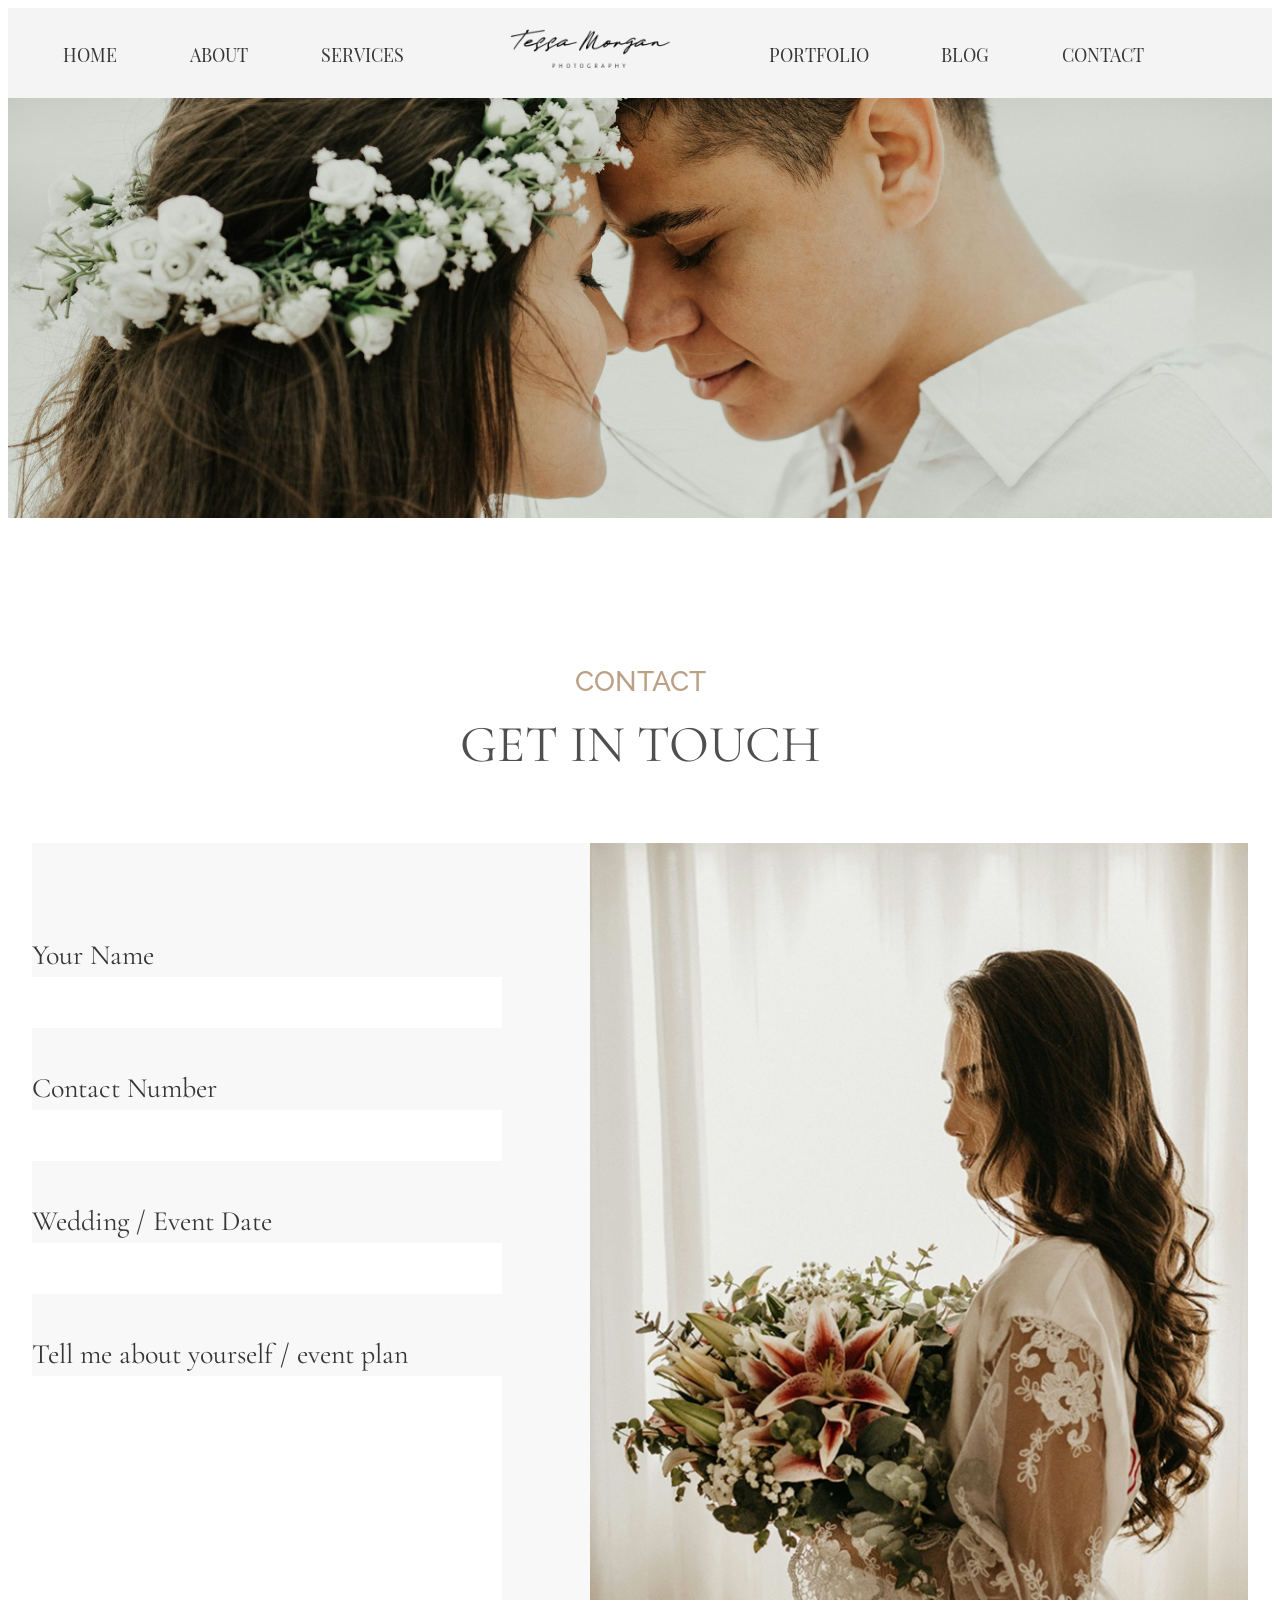
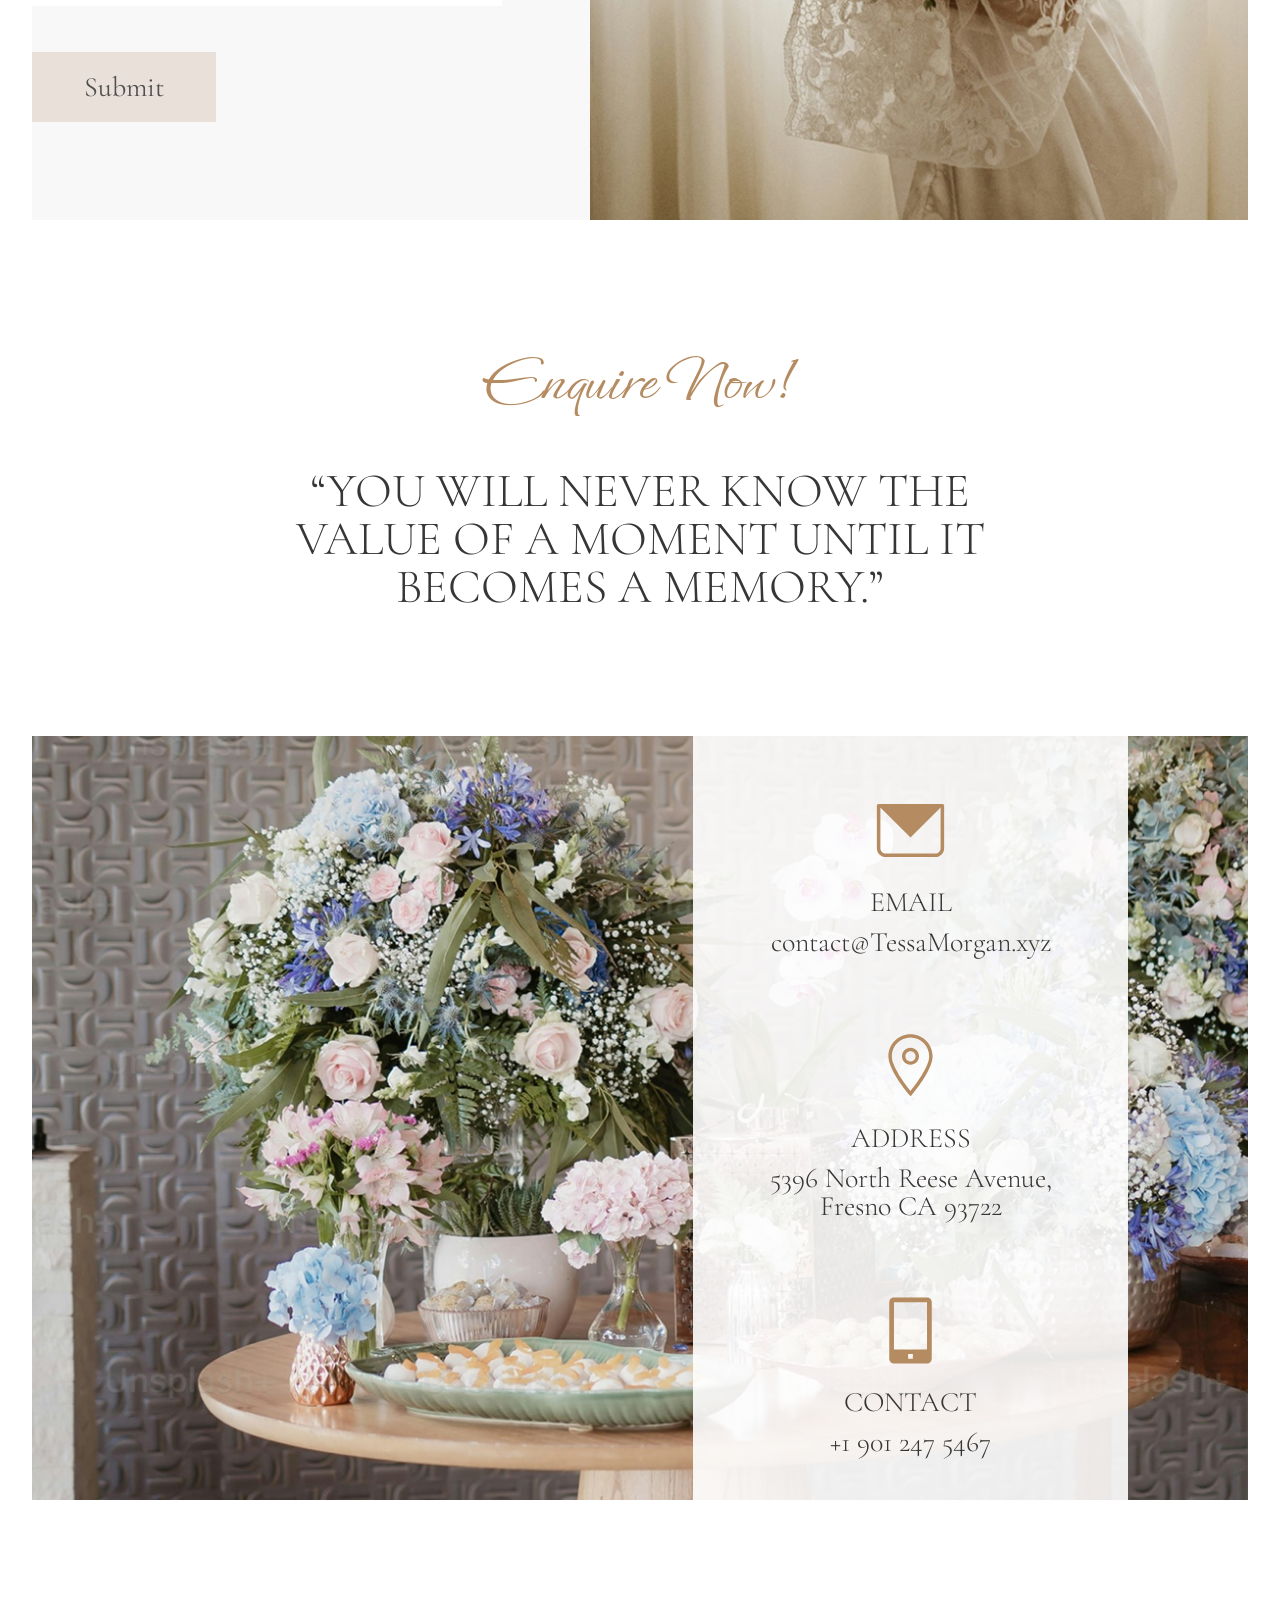
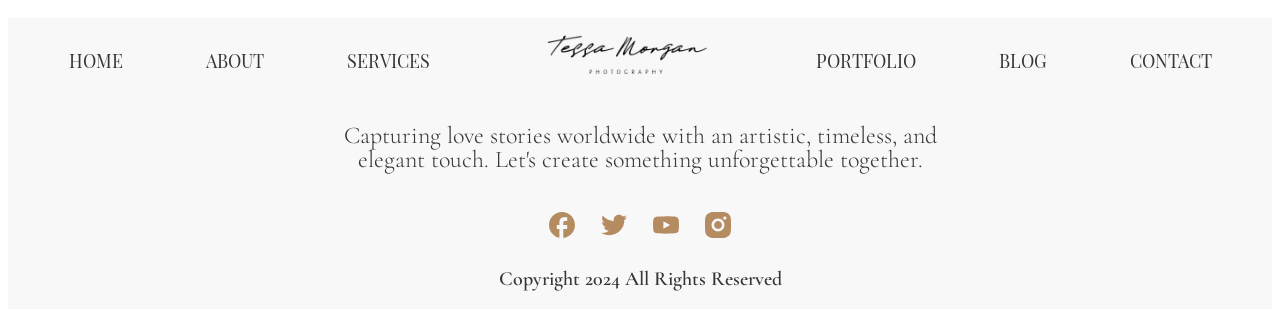
<file: contact.html>
<!doctype html>
<html lang="en">
  <head>
    <meta charset="UTF-8" />
    <meta name="viewport" content="width=device-width, initial-scale=1.0" />
    <title>Contact</title>
    <link rel="stylesheet" href="./css/main.min.css" />
  </head>
  <body>
    <header class="header">
      <div class="container">
        <nav class="nav font-playfair">
          <ul class="nav__container">
            <li><a class="nav__link" href="./index.html">home</a></li>
            <li><a class="nav__link" href="./about.html">about</a></li>
            <li><a class="nav__link" href="./services.html">services</a></li>
            <li>
              <a href="./contact.html">
                <img
                  class="nav__logo"
                  src="./images/logotype.svg"
                  alt="Photograph's logo"
              /></a>
            </li>
            <li><a class="nav__link" href="./portfolio.html">portfolio</a></li>
            <li><a class="nav__link" href="./blog.html">blog</a></li>
            <li><a class="nav__link" href="./contact.html">contact</a></li>
            <li>
              <button class="nav__button modal-btn-open" type="button">
                <svg class="nav__button-icon">
                  <use href="./images/icons.svg#icon-menu"></use>
                </svg>
              </button>
            </li>
          </ul>
        </nav>
      </div>
      <button class="button__fixed modal-btn-open" type="button">
        <svg class="button__fixed-icon">
          <use href="./images/icons.svg#icon-dots-vertical"></use>
        </svg>
      </button>
    </header>
    <main>
      <section class="hero-general-section">
        <h1 class="visually-hidden">Main section</h1>
      </section>
      <section class="contact" id="contact-section">
        <div class="container">
          <h2 class="text-title">CONTACT</h2>
          <h3 class="contact__subtitle section__subtitle">GET IN TOUCH</h3>
          <div class="contact__container">
            <form class="contact__form">
              <label class="contact__label" for="user-name">Your Name</label>
              <input
                class="contact__field font-forum"
                type="text"
                id="user-name"
                name="user-name"
              />
              <label class="contact__label" for="user-contact"
                >Contact Number</label
              >
              <input
                class="contact__field font-forum"
                type="tel"
                id="user-contact"
                name="user-contact"
              />
              <label class="contact__label" for="event-date"
                >Wedding / Event Date</label
              >
              <input
                class="contact__field font-forum"
                type="datetime"
                id="event-date"
                name="event-date"
              />
              <label class="contact__label" for="user-message"
                >Tell me about yourself / event plan
              </label>
              <textarea
                class="contact__field contact__field-message font-forum"
                type="text"
                name="user-message"
                id="user-message"
              ></textarea>
              <button class="button__contact button" type="submit">
                Submit
              </button>
            </form>
            <img
              class="contact__image section__image"
              src="./images/contact-page-section-image.jpg"
              alt=""
            />
          </div>
        </div>
      </section>
      <section class="enquire-section">
        <div class="container">
          <h2 class="enquire-section__title font-ephesis">Enquire Now!</h2>
          <h3 class="enquire-section__subtitle">
            “YOU WILL NEVER KNOW THE VALUE OF A MOMENT UNTIL IT BECOMES A
            MEMORY.”
          </h3>
          <div class="enquire-section__contant">
            <div class="enquire-section__info">
              <div class="enquire-section__item">
                <svg class="enquire-section__icon">
                  <use href="./images/icons.svg#icon-email"></use>
                </svg>
                <p class="enquire-section__item-title font-cormorant-gar">
                  EMAIL
                </p>
                <a
                  class="enquire-section__link font-cormorant-gar"
                  href="mailto:contact@TessaMorgan.xyz"
                  >contact@TessaMorgan.xyz</a
                >
              </div>
              <div class="enquire-section__item">
                <svg class="enquire-section__icon">
                  <use href="./images/icons.svg#icon-location"></use>
                </svg>
                <p class="enquire-section__item-title font-cormorant-gar">
                  ADDRESS
                </p>
                <a
                  class="enquire-section__link font-cormorant-gar"
                  href="https://maps.google.com/?q=5396+North+Reese+Avenue,+Fresno+CA+93722"
                  target="_blank"
                  >5396 North Reese Avenue, Fresno CA 93722</a
                >
              </div>
              <div class="enquire-section__item">
                <svg class="enquire-section__icon">
                  <use href="./images/icons.svg#icon-mobile"></use>
                </svg>
                <p class="enquire-section__item-title font-cormorant-gar">
                  CONTACT
                </p>
                <a
                  class="enquire-section__link font-cormorant-gar"
                  href="tel:+19012475467"
                  >+1 901 247 5467</a
                >
              </div>
            </div>
          </div>
        </div>
      </section>
    </main>
    <footer class="footer">
      <div class="container">
        <nav class="nav font-playfair">
          <ul class="nav__container">
            <li><a class="nav__link" href="./index.html">home</a></li>
            <li><a class="nav__link" href="./about.html">about</a></li>
            <li><a class="nav__link" href="./services.html">services</a></li>
            <li>
              <a href="./index.html">
                <img
                  class="nav__logo"
                  src="./images/logotype.svg"
                  alt="Photograph's logo"
              /></a>
            </li>
            <li><a class="nav__link" href="./portfolio.html">portfolio</a></li>
            <li><a class="nav__link" href="./blog.html">blog</a></li>
            <li><a class="nav__link" href="./contact.html">contact</a></li>
          </ul>
        </nav>
        <p class="footer__info">
          Capturing love stories worldwide with an artistic, timeless, and
          elegant touch. Let's create something unforgettable together.
        </p>
        <div class="footer__socials">
          <a href="#">
            <svg class="footer__icon">
              <use href="./images/icons.svg#icon-facebook"></use>
            </svg>
          </a>
          <a href="#">
            <svg class="footer__icon">
              <use href="./images/icons.svg#icon-twiter"></use>
            </svg>
          </a>
          <a href="#">
            <svg class="footer__icon">
              <use href="./images/icons.svg#icon-you-tube"></use>
            </svg>
          </a>
          <a href="#">
            <svg class="footer__icon">
              <use href="./images/icons.svg#icon-instagram"></use>
            </svg>
          </a>
        </div>
        <p class="footer__copyright">Copyright 2024 All Rights Reserved</p>
      </div>
    </footer>

    <div class="modal is-hidden">
      <div class="modal__window">
        <button class="modal__button modal-btn-close" type="button">
          <svg class="modal__button-icon">
            <use href="./images/icons.svg#icon-cancel"></use>
          </svg>
        </button>
        <ul class="modal__nav">
          <li class="modal__nav-item">
            <a class="modal__nav-link" href="./index.html">home</a>
          </li>
          <li class="modal__nav-item">
            <a class="modal__nav-link" href="./about.html">about</a>
          </li>
          <li class="modal__nav-item">
            <a class="modal__nav-link" href="./services.html">services</a>
          </li>
          <li class="modal__nav-item">
            <a class="modal__nav-link" href="./portfolio.html">portfolio</a>
          </li>
          <li class="modal__nav-item">
            <a class="modal__nav-link" href="./blog.html">blog</a>
          </li>
          <li class="modal__nav-item">
            <a class="modal__nav-link" href="./contact.html">contact</a>
          </li>
        </ul>
      </div>
    </div>

    <script src="./js/modal.js"></script>
  </body>
</html>
</file>
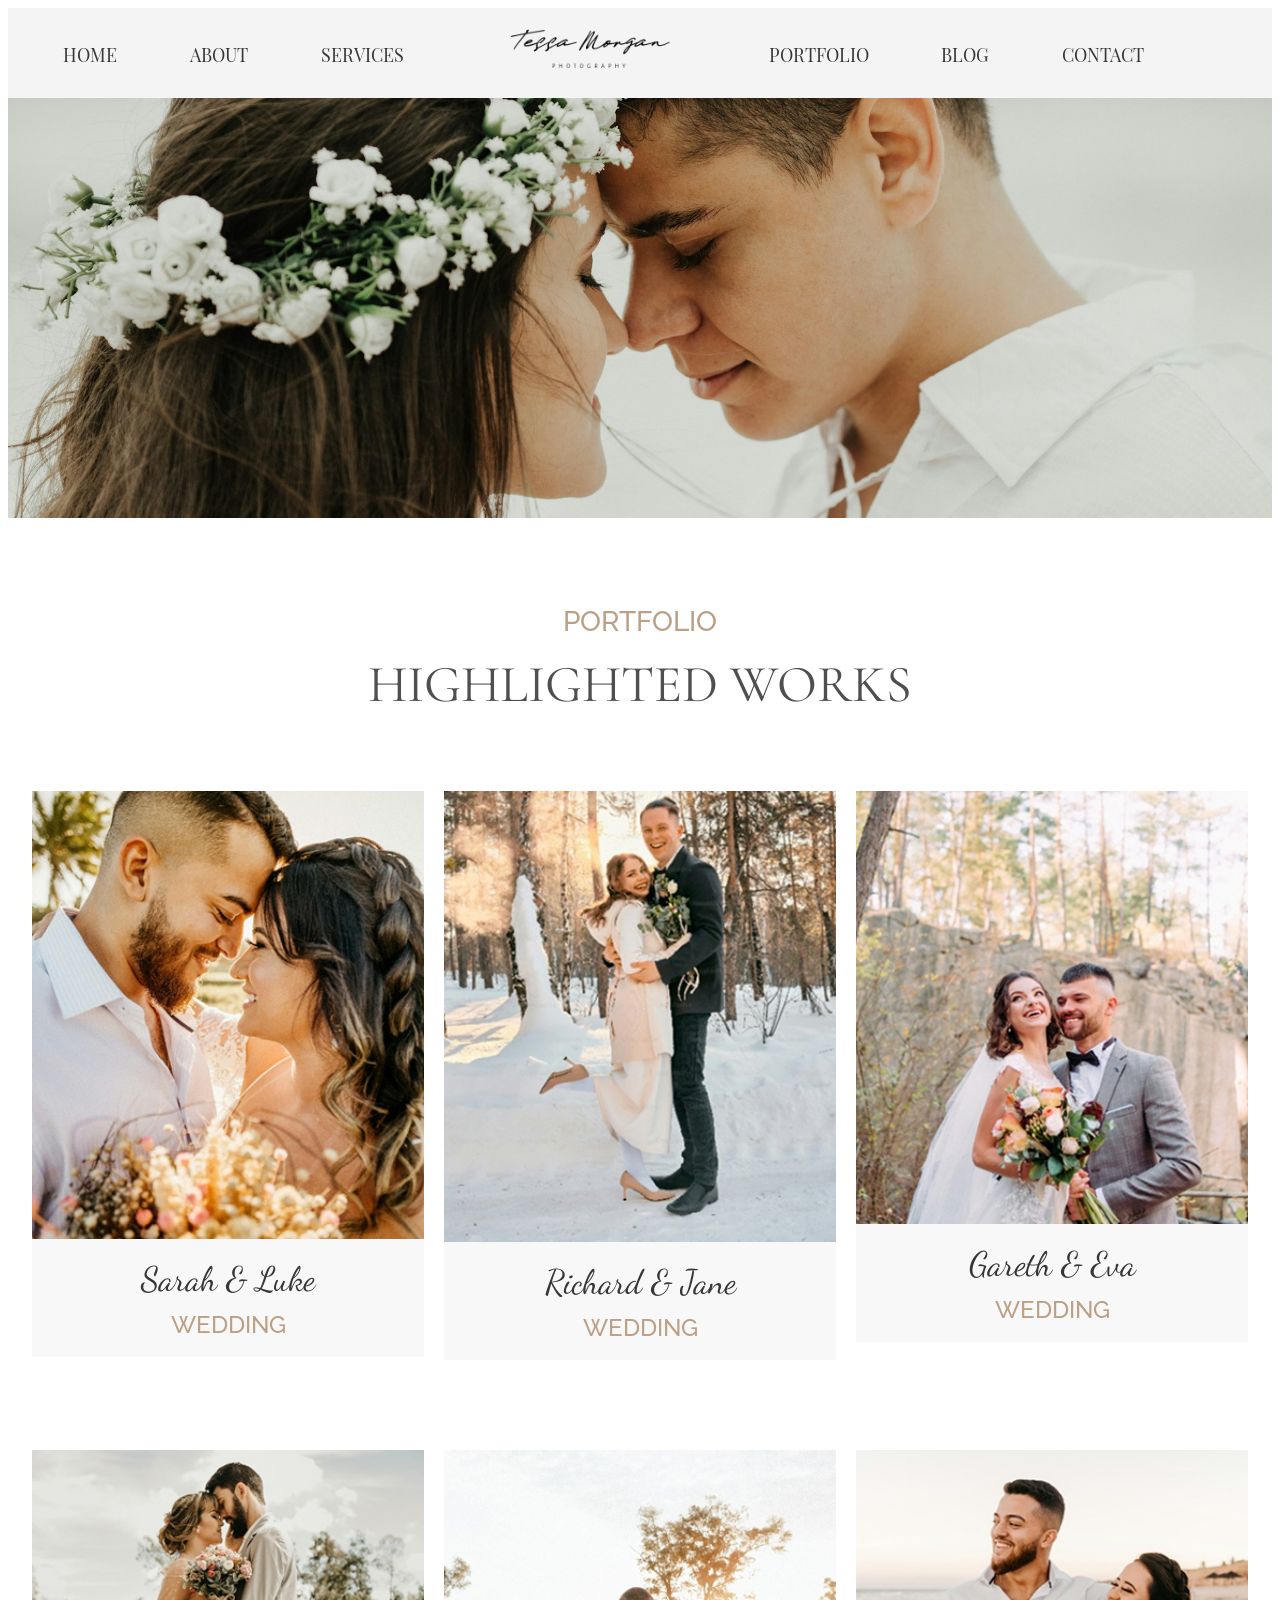
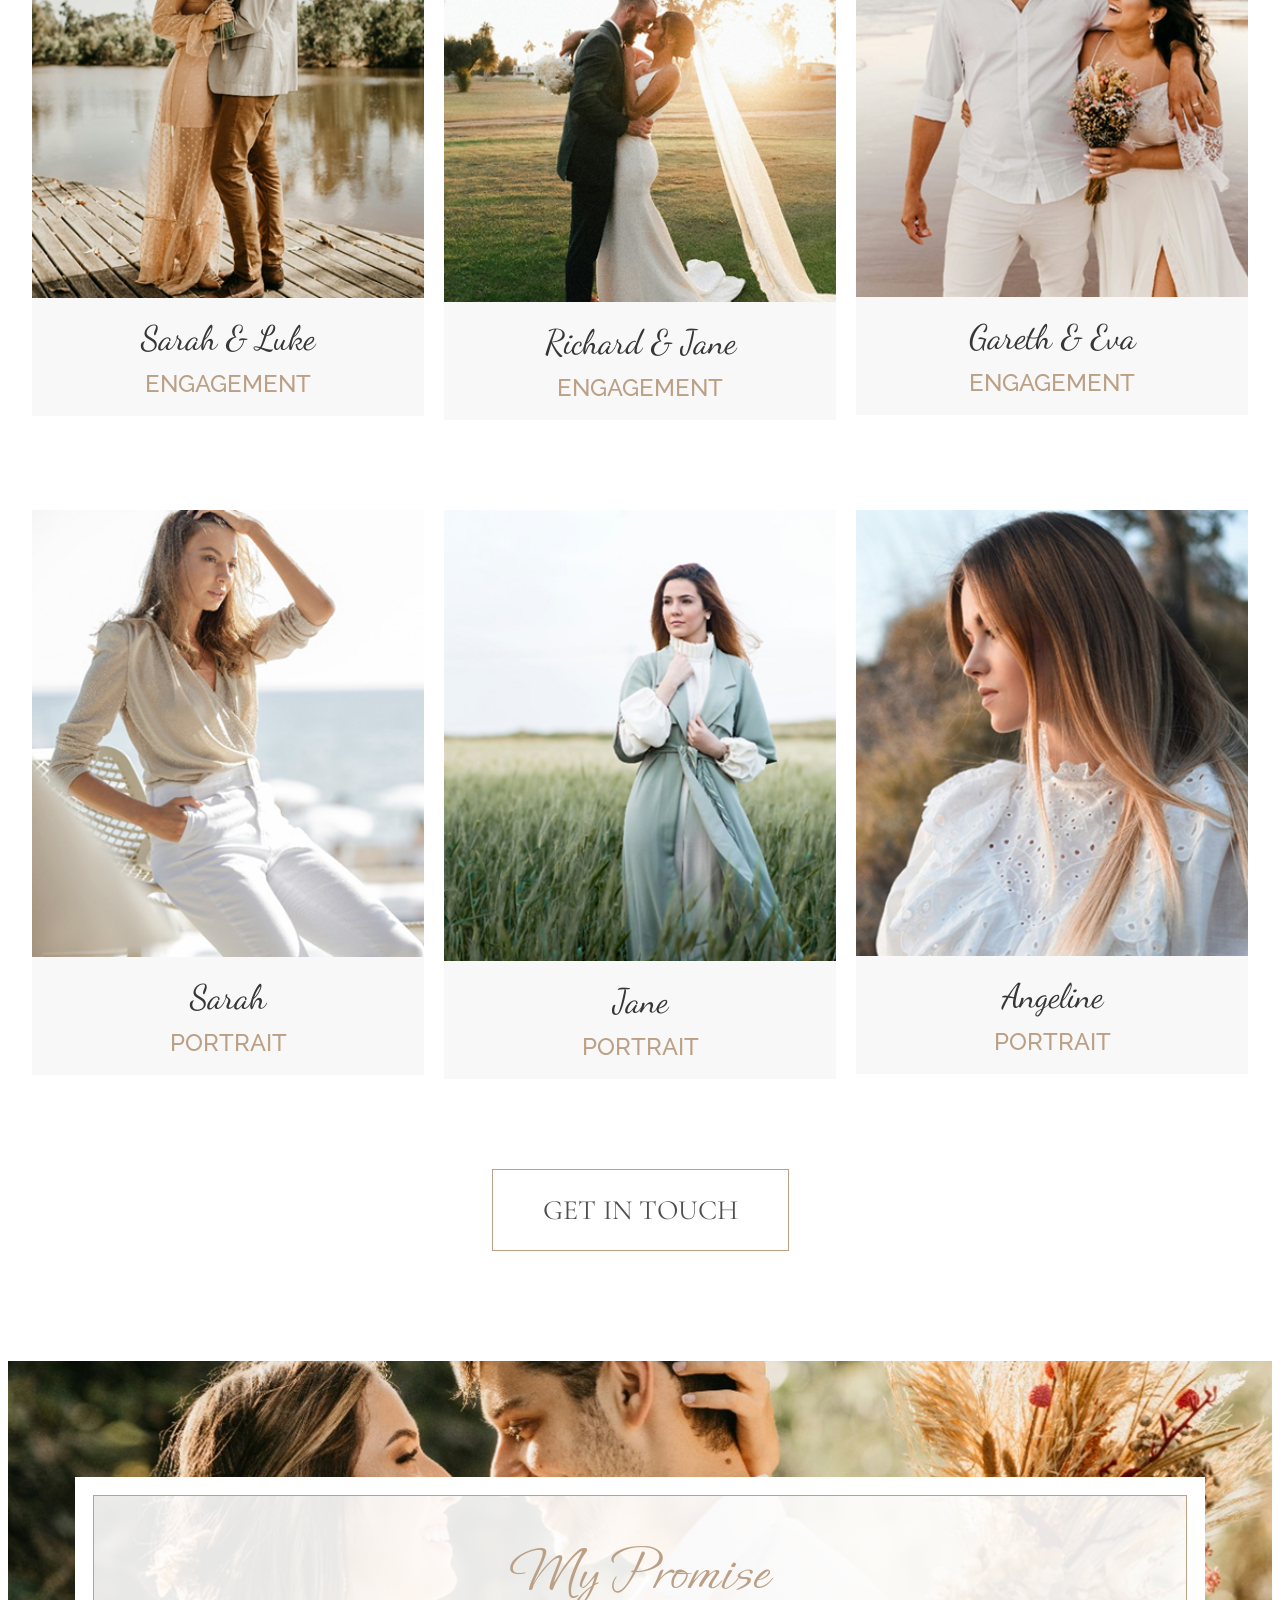
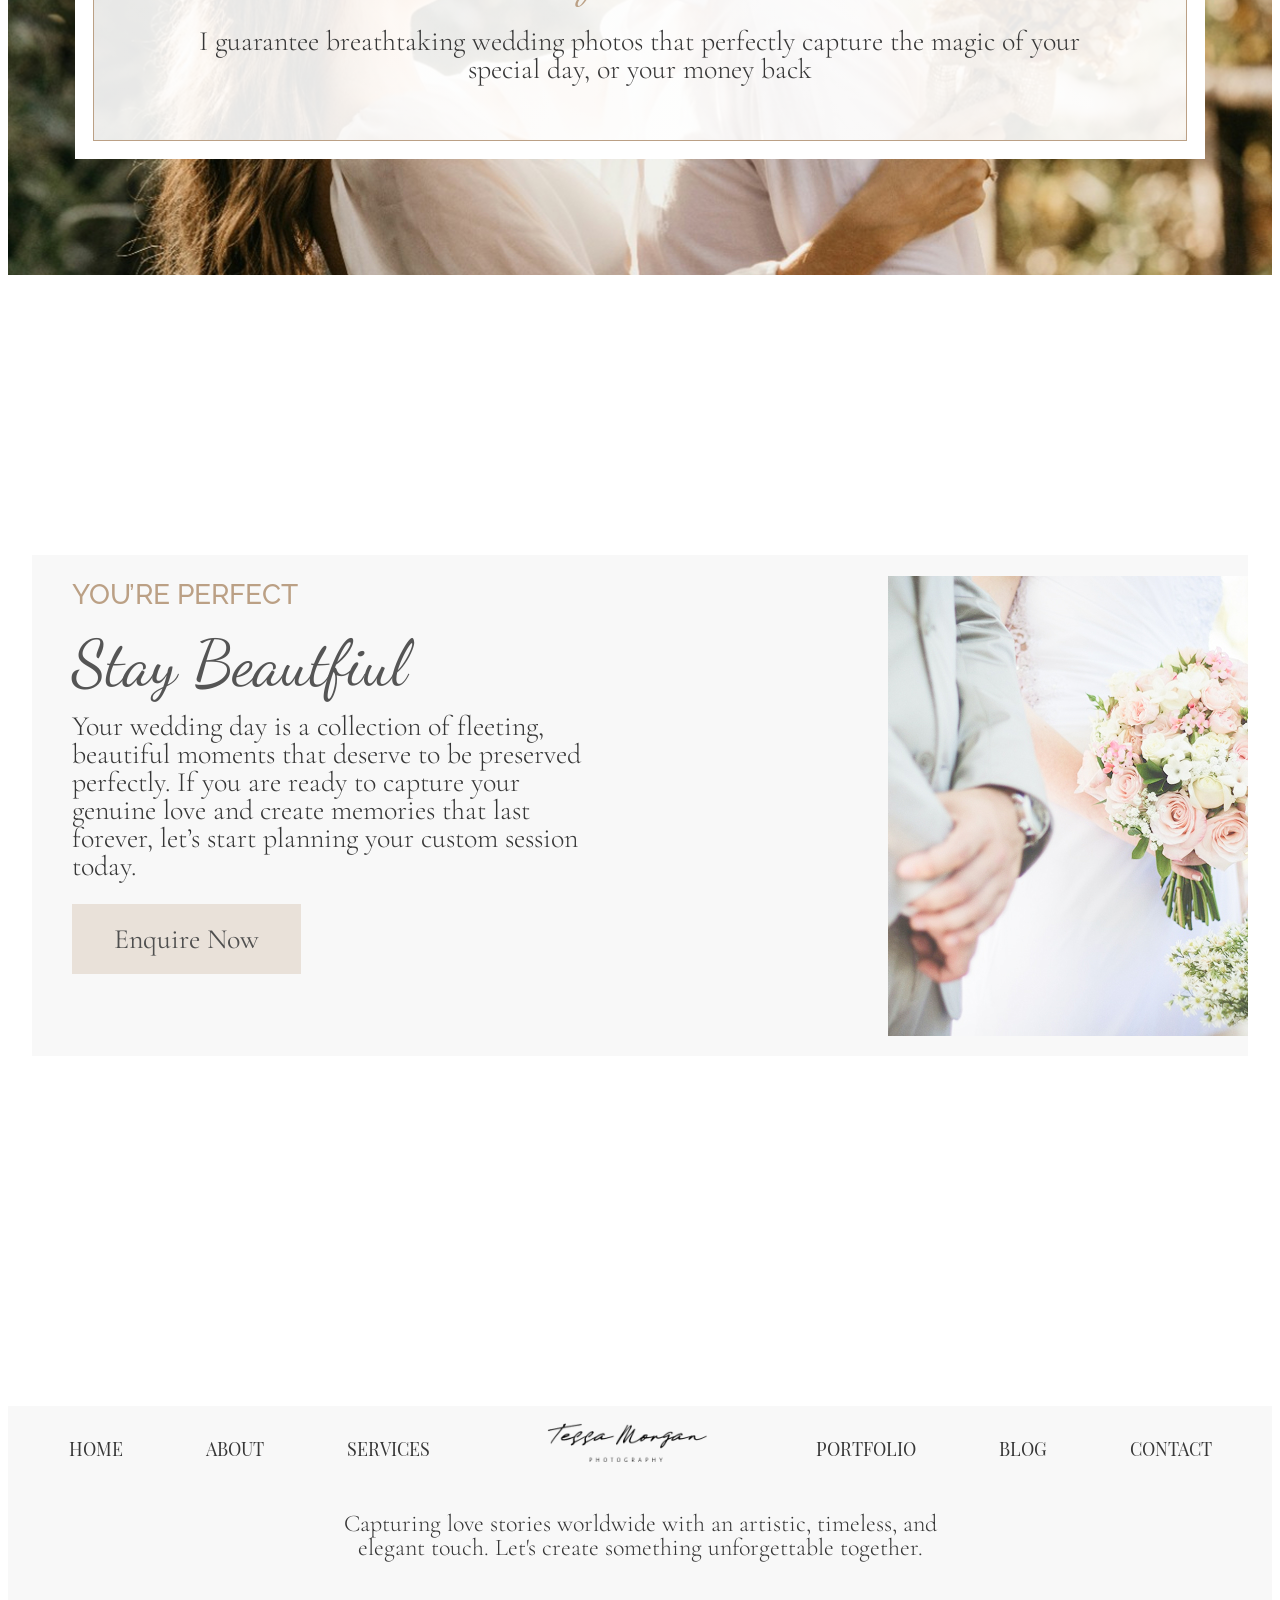
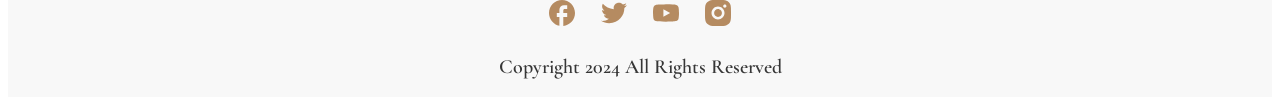
<file: portfolio.html>
<!doctype html>
<html lang="en">
  <head>
    <meta charset="UTF-8" />
    <meta name="viewport" content="width=device-width, initial-scale=1.0" />
    <title>portfolio</title>
    <link rel="stylesheet" href="./css/main.min.css" />

    <link
      rel="stylesheet"
      href="https://cdn.jsdelivr.net/npm/swiper@11/swiper-bundle.min.css"
    />
  </head>

  <body>
    <header class="header">
      <div class="container">
        <nav class="nav font-playfair">
          <ul class="nav__container">
            <li><a class="nav__link" href="./index.html">home</a></li>
            <li><a class="nav__link" href="./about.html">about</a></li>
            <li><a class="nav__link" href="./services.html">services</a></li>
            <li>
              <a href="./portfolio.html">
                <img
                  class="nav__logo"
                  src="./images/logotype.svg"
                  alt="Photograph's logo"
              /></a>
            </li>
            <li><a class="nav__link" href="./portfolio.html">portfolio</a></li>
            <li><a class="nav__link" href="./blog.html">blog</a></li>
            <li><a class="nav__link" href="./contact.html">contact</a></li>
            <li>
              <button class="nav__button modal-btn-open" type="button">
                <svg class="nav__button-icon">
                  <use href="./images/icons.svg#icon-menu"></use>
                </svg>
              </button>
            </li>
          </ul>
        </nav>
      </div>
      <button class="button__fixed modal-btn-open" type="button">
        <svg class="button__fixed-icon">
          <use href="./images/icons.svg#icon-dots-vertical"></use>
        </svg>
      </button>
    </header>
    <main>
      <section class="hero-general-section">
        <h1 class="visually-hidden">Main section</h1>
      </section>
      <section class="portfolio-page-section" id="portfolio-section">
        <div class="container">
          <h2 class="text-title">PORTFOLIO</h2>
          <p class="portfolio-page-section__title section__subtitle">
            HIGHLIGHTED WORKS
          </p>
          <div class="portfolio-slider-wrap">
            <div class="portfolio-page-section__slider swiper-container">
              <ul class="portfolio-page-section__list swiper-wrapper">
                <li class="swiper-slide">
                  <article class="portfolio-card">
                    <img
                      class="portfolio-card__image section__image"
                      src="./images/wedding-sarah-luke.jpg"
                      alt=""
                    />
                    <h3 class="portfolio-card__title font-dancing">
                      Sarah & Luke
                    </h3>
                    <p class="portfolio-card__subtitle text-title">wedding</p>
                  </article>
                </li>
                <li class="swiper-slide">
                  <article class="portfolio-card">
                    <img
                      class="portfolio-card__image section__image"
                      src="./images/wedding-richard-jane.jpg"
                      alt=""
                    />
                    <h3 class="portfolio-card__title font-dancing">
                      Richard & Jane
                    </h3>
                    <p class="portfolio-card__subtitle text-title">wedding</p>
                  </article>
                </li>
                <li class="swiper-slide">
                  <article class="portfolio-card">
                    <img
                      class="portfolio-card__image section__image"
                      src="./images/wedding-gareth-eva.jpg"
                      alt=""
                    />
                    <h3 class="portfolio-card__title font-dancing">
                      Gareth & Eva
                    </h3>
                    <p class="portfolio-card__subtitle text-title">wedding</p>
                  </article>
                </li>
              </ul>

              <div class="pagination pagination__portfolio"></div>
            </div>
          </div>

          <div class="portfolio-slider-wrap">
            <div class="portfolio-page-section__slider swiper-container">
              <ul class="portfolio-page-section__list swiper-wrapper">
                <li class="swiper-slide">
                  <article class="portfolio-card">
                    <img
                      class="portfolio-card__image section__image"
                      src="./images/engagement-sarah-luke.jpg"
                      alt=""
                    />
                    <h3 class="portfolio-card__title font-dancing">
                      Sarah & Luke
                    </h3>
                    <p class="portfolio-card__subtitle text-title">
                      engagement
                    </p>
                  </article>
                </li>
                <li class="swiper-slide">
                  <article class="portfolio-card">
                    <img
                      class="portfolio-card__image section__image"
                      src="./images/engagement-richard-jane.jpg"
                      alt=""
                    />
                    <h3 class="portfolio-card__title font-dancing">
                      Richard & Jane
                    </h3>
                    <p class="portfolio-card__subtitle text-title">
                      engagement
                    </p>
                  </article>
                </li>
                <li class="swiper-slide">
                  <article class="portfolio-card">
                    <img
                      class="portfolio-card__image section__image"
                      src="./images/engagement-gareth-eva.jpg"
                      alt=""
                    />
                    <h3 class="portfolio-card__title font-dancing">
                      Gareth & Eva
                    </h3>
                    <p class="portfolio-card__subtitle text-title">
                      engagement
                    </p>
                  </article>
                </li>
              </ul>
              <div class="pagination pagination__portfolio"></div>
            </div>
          </div>
          <div class="portfolio-slider-wrap">
            <div class="portfolio-page-section__slider swiper-container">
              <ul class="portfolio-page-section__list swiper-wrapper">
                <li class="swiper-slide">
                  <article class="portfolio-card">
                    <img
                      class="portfolio-card__image section__image"
                      src="./images/portrait-sarah.jpg"
                      alt=""
                    />
                    <h3 class="portfolio-card__title font-dancing">Sarah</h3>
                    <p class="portfolio-card__subtitle text-title">portrait</p>
                  </article>
                </li>
                <li class="swiper-slide">
                  <article class="portfolio-card">
                    <img
                      class="portfolio-card__image section__image"
                      src="./images/portrair-jane.jpg"
                      alt=""
                    />
                    <h3 class="portfolio-card__title font-dancing">Jane</h3>
                    <p class="portfolio-card__subtitle text-title">portrait</p>
                  </article>
                </li>
                <li class="swiper-slide">
                  <article class="portfolio-card">
                    <img
                      class="portfolio-card__image section__image"
                      src="./images/portrair-angelina.jpg"
                      alt=""
                    />
                    <h3 class="portfolio-card__title font-dancing">Angeline</h3>
                    <p class="portfolio-card__subtitle text-title">portrait</p>
                  </article>
                </li>
              </ul>
              <div class="pagination pagination__portfolio"></div>
            </div>
          </div>

          <a href="./contact.html#contact-section">
            <button class="button__touch button" type="button">
              GET IN TOUCH
            </button>
          </a>
        </div>
      </section>
      <section class="promise-section">
        <div class="container">
          <div class="promise-section__container">
            <div class="promise-section__card">
              <h2 class="promise-section__title font-ephesis">My Promise</h2>
              <p class="promise-section__info">
                I guarantee breathtaking wedding photos that perfectly capture
                the magic of your special day, or your money back
              </p>
            </div>
          </div>
        </div>
      </section>
      <section class="perfect-section">
        <div class="container">
          <div class="perfect-section__container">
            <div class="perfect-section__info">
              <h2 class="text-title">YOU’RE PERFECT</h2>
              <p class="perfect-section__subtitle font-dancing">
                Stay Beautfiul
              </p>
              <p class="perfect-section__text">
                Your wedding day is a collection of fleeting, beautiful moments
                that deserve to be preserved perfectly. If you are ready to
                capture your genuine love and create memories that last forever,
                let’s start planning your custom session today.
              </p>
              <a href="./contact.html#contact-section">
                <button class="button" type="button">Enquire Now</button>
              </a>
            </div>
            <img
              class="perfect-section__image section__image"
              src="./images/facts-section-ceremony.jpg"
              alt=""
            />
          </div>
        </div>
      </section>
    </main>

    <footer class="footer">
      <div class="container">
        <nav class="nav font-playfair">
          <ul class="nav__container">
            <li><a class="nav__link" href="./index.html">home</a></li>
            <li><a class="nav__link" href="./about.html">about</a></li>
            <li><a class="nav__link" href="./services.html">services</a></li>
            <li>
              <a href="./index.html">
                <img
                  class="nav__logo"
                  src="./images/logotype.svg"
                  alt="Photograph's logo"
              /></a>
            </li>
            <li><a class="nav__link" href="./portfolio.html">portfolio</a></li>
            <li><a class="nav__link" href="./blog.html">blog</a></li>
            <li><a class="nav__link" href="./contact.html">contact</a></li>
          </ul>
        </nav>
        <p class="footer__info">
          Capturing love stories worldwide with an artistic, timeless, and
          elegant touch. Let's create something unforgettable together.
        </p>
        <div class="footer__socials">
          <a href="#">
            <svg class="footer__icon">
              <use href="./images/icons.svg#icon-facebook"></use>
            </svg>
          </a>
          <a href="#">
            <svg class="footer__icon">
              <use href="./images/icons.svg#icon-twiter"></use>
            </svg>
          </a>
          <a href="#">
            <svg class="footer__icon">
              <use href="./images/icons.svg#icon-you-tube"></use>
            </svg>
          </a>
          <a href="#">
            <svg class="footer__icon">
              <use href="./images/icons.svg#icon-instagram"></use>
            </svg>
          </a>
        </div>
        <p class="footer__copyright">Copyright 2024 All Rights Reserved</p>
      </div>
    </footer>

    <div class="modal is-hidden">
      <div class="modal__window">
        <button class="modal__button modal-btn-close" type="button">
          <svg class="modal__button-icon">
            <use href="./images/icons.svg#icon-cancel"></use>
          </svg>
        </button>
        <ul class="modal__nav">
          <li class="modal__nav-item">
            <a class="modal__nav-link" href="./index.html">home</a>
          </li>
          <li class="modal__nav-item">
            <a class="modal__nav-link" href="./about.html">about</a>
          </li>
          <li class="modal__nav-item">
            <a class="modal__nav-link" href="./services.html">services</a>
          </li>
          <li class="modal__nav-item">
            <a class="modal__nav-link" href="./portfolio.html">portfolio</a>
          </li>
          <li class="modal__nav-item">
            <a class="modal__nav-link" href="./blog.html">blog</a>
          </li>
          <li class="modal__nav-item">
            <a class="modal__nav-link" href="./contact.html">contact</a>
          </li>
        </ul>
      </div>
    </div>

    <script src="https://cdn.jsdelivr.net/npm/swiper@11/swiper-bundle.min.js"></script>
    <script src="./js/modal.js"></script>
    <script src="./js/portfolio-slider.js"></script>
  </body>
</html>
</file>
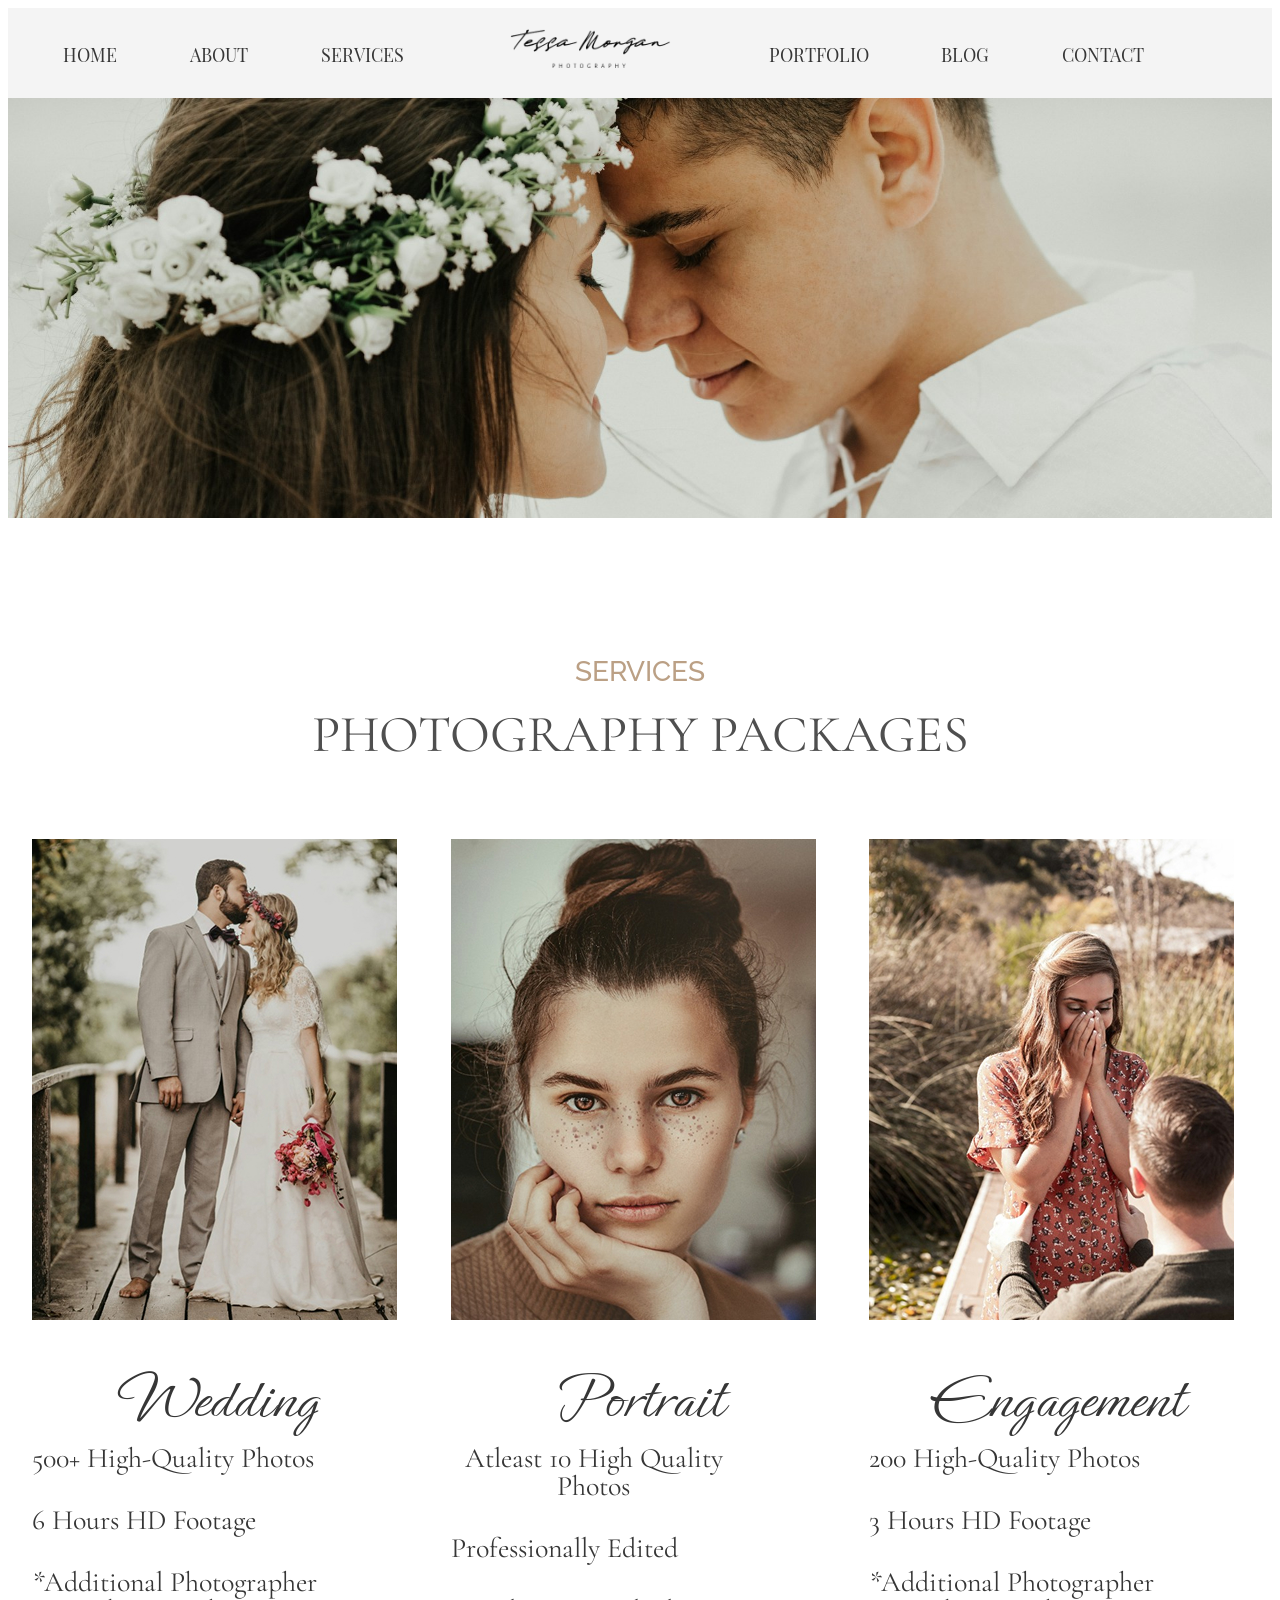
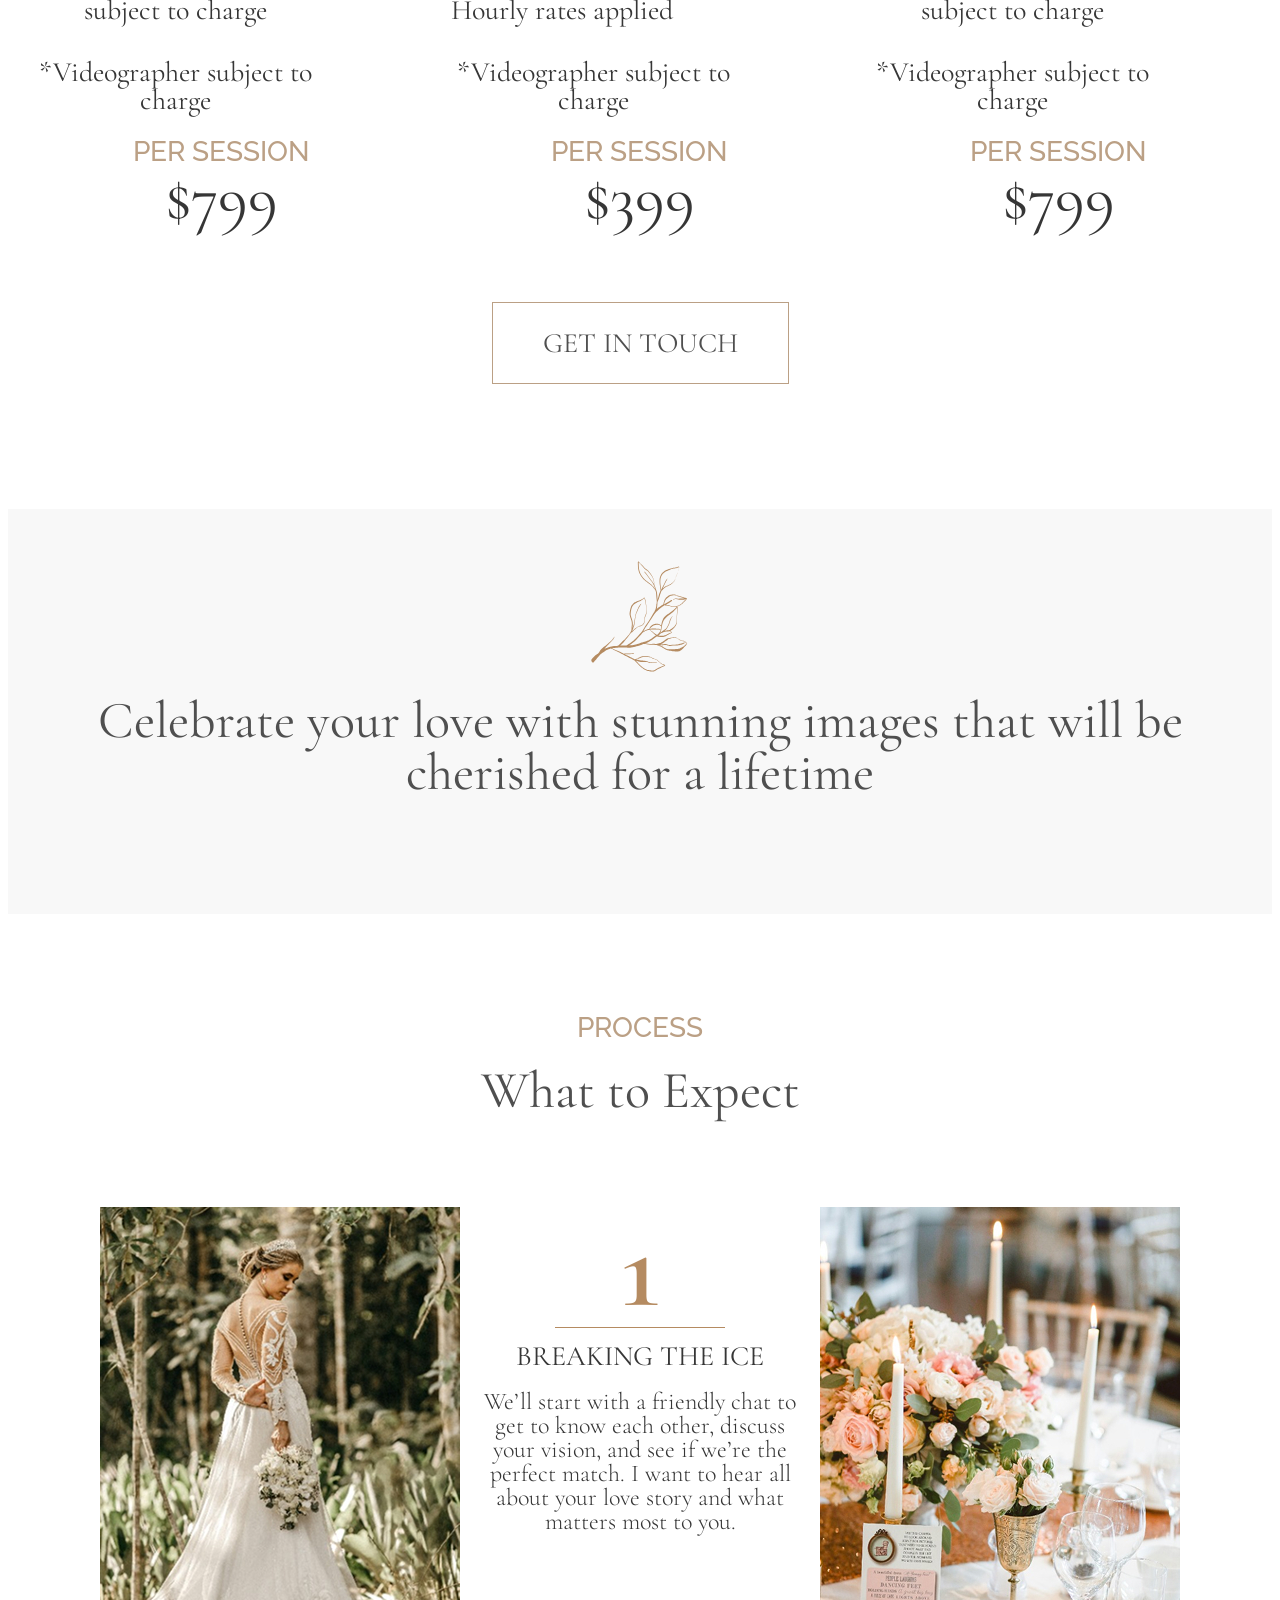
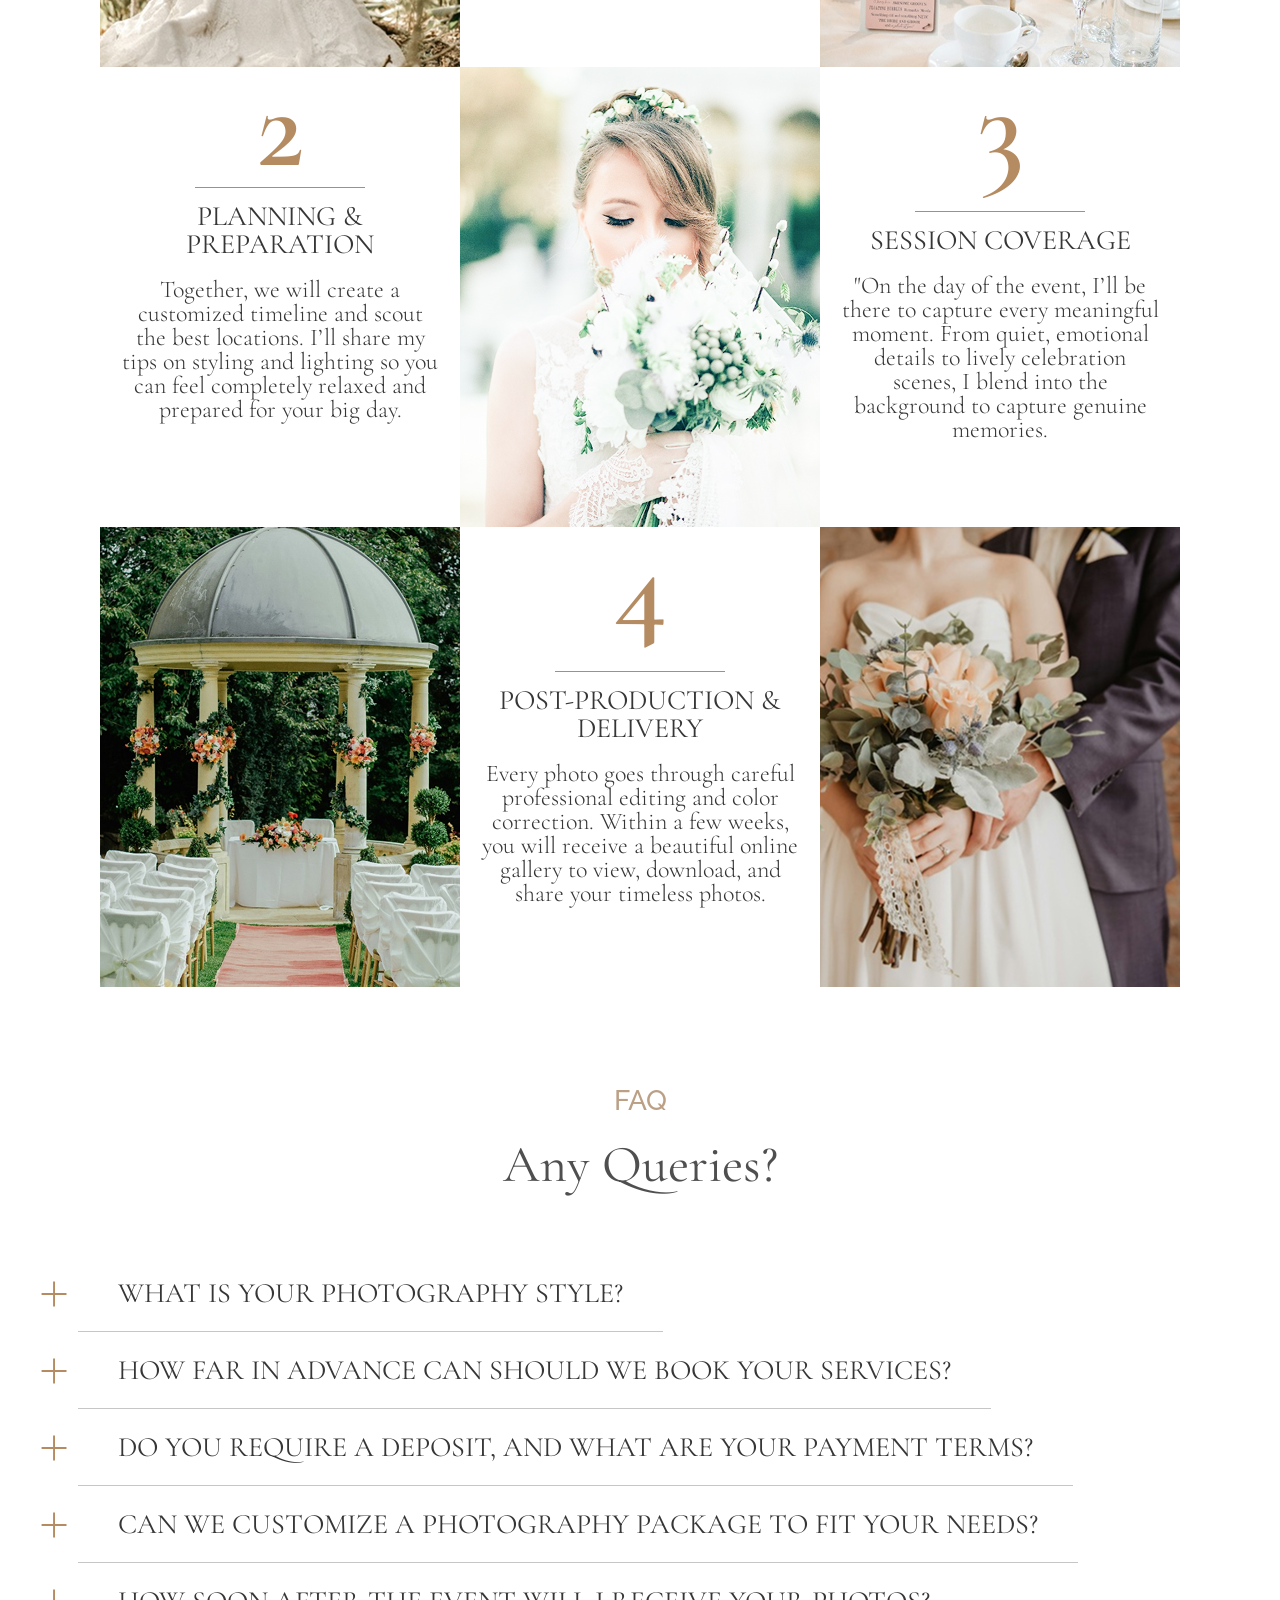
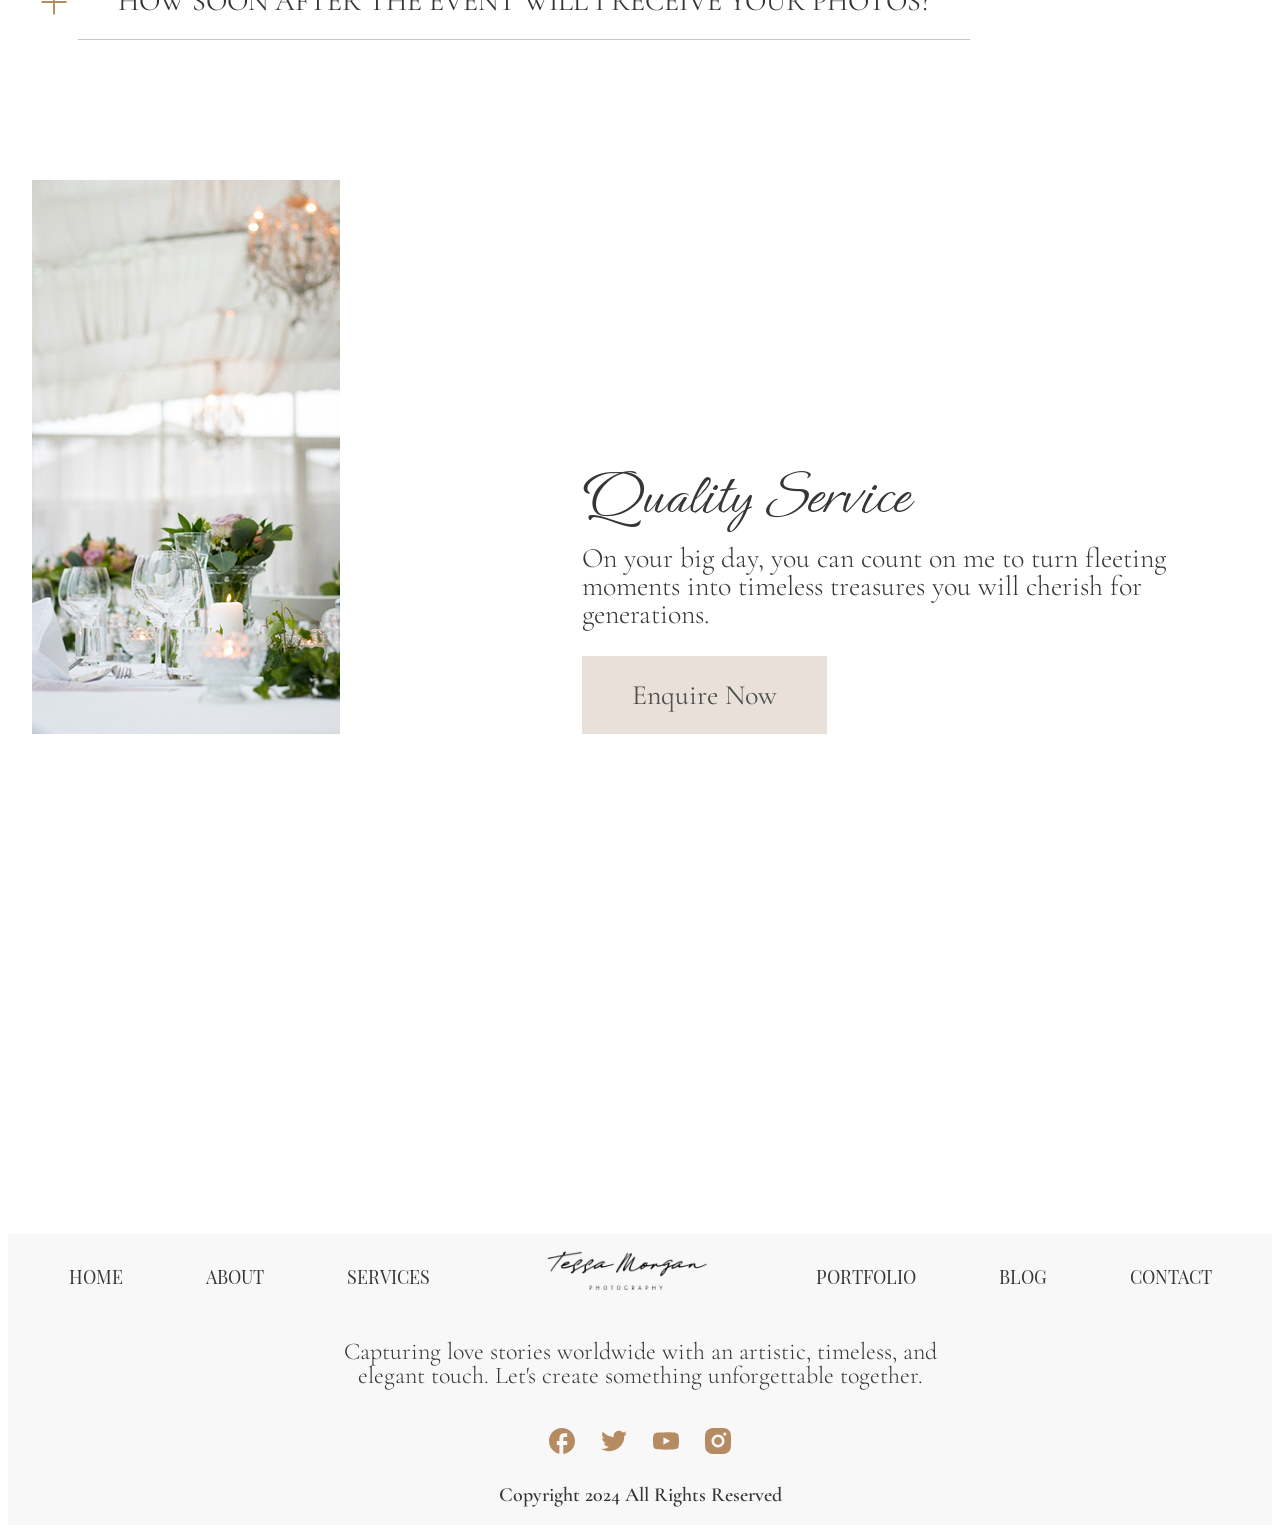
<file: services.html>
<!doctype html>
<html lang="en">
  <head>
    <meta charset="UTF-8" />
    <meta name="viewport" content="width=device-width, initial-scale=1.0" />
    <title>Services</title>
    <link rel="stylesheet" href="./css/main.min.css" />

    <link
      rel="stylesheet"
      href="https://cdn.jsdelivr.net/npm/swiper@11/swiper-bundle.min.css"
    />
  </head>
  <body>
    <header class="header">
      <div class="container">
        <nav class="nav font-playfair">
          <ul class="nav__container">
            <li><a class="nav__link" href="./index.html">home</a></li>
            <li><a class="nav__link" href="./about.html">about</a></li>
            <li><a class="nav__link" href="./services.html">services</a></li>
            <li>
              <a href="./services.html">
                <img
                  class="nav__logo"
                  src="./images/logotype.svg"
                  alt="Photograph's logo"
              /></a>
            </li>
            <li><a class="nav__link" href="./portfolio.html">portfolio</a></li>
            <li><a class="nav__link" href="./blog.html">blog</a></li>
            <li><a class="nav__link" href="./contact.html">contact</a></li>
            <li>
              <button class="nav__button modal-btn-open" type="button">
                <svg class="nav__button-icon">
                  <use href="./images/icons.svg#icon-menu"></use>
                </svg>
              </button>
            </li>
          </ul>
        </nav>
      </div>
      <button class="button__fixed modal-btn-open" type="button">
        <svg class="button__fixed-icon">
          <use href="./images/icons.svg#icon-dots-vertical"></use>
        </svg>
      </button>
    </header>
    <main>
      <section class="hero-general-section">
        <h1 class="visually-hidden">Main section</h1>
      </section>
      <section class="service-section">
        <div class="container">
          <h2 class="text-title">services</h2>
          <h3 class="service-section__subtitle section__subtitle">
            PHOTOGRAPHY PACKAGES
          </h3>
          <div class="service-section__slider swiper-container">
            <ul class="service-section__list swiper-wrapper">
              <li class="swiper-slide">
                <article
                  class="service-section__item"
                  id="services-section-wedding"
                >
                  <img
                    class="service-section__image section__image"
                    src="./images/service-section-wedding.jpg"
                    alt=""
                  />
                  <div class="service-section__info">
                    <p class="service-section__info-title font-ephesis">
                      Wedding
                    </p>
                    <div class="service-section__info-text">
                      <p>500+ High-Quality Photos</p>
                      <p>6 Hours HD Footage</p>
                      <p>*Additional Photographer subject to charge</p>
                      <p>*Videographer subject to charge</p>
                    </div>
                    <p class="service-section__info-session font-raleway">
                      PER SESSION
                    </p>
                    <p class="service-section__info-price">$799</p>
                  </div>
                </article>
              </li>
              <li class="swiper-slide">
                <article
                  class="service-section__item"
                  id="services-section-portrait"
                >
                  <img
                    class="service-section__image section__image"
                    src="./images/service-section-portrait.jpg"
                    alt=""
                  />
                  <div class="service-section__info">
                    <p class="service-section__info-title font-ephesis">
                      Portrait
                    </p>
                    <div class="service-section__info-text">
                      <p>Atleast 10 High Quality Photos</p>
                      <p>Professionally Edited</p>
                      <p>Hourly rates applied</p>
                      <p>*Videographer subject to charge</p>
                    </div>
                    <p class="service-section__info-session font-raleway">
                      PER SESSION
                    </p>
                    <p class="service-section__info-price">$399</p>
                  </div>
                </article>
              </li>
              <li class="swiper-slide">
                <article
                  class="service-section__item"
                  id="services-section-engagement"
                >
                  <img
                    class="service-section__image section__image"
                    src="./images/service-section-engagement.jpg"
                    alt=""
                  />
                  <div class="service-section__info">
                    <p class="service-section__info-title font-ephesis">
                      Engagement
                    </p>
                    <div class="service-section__info-text">
                      <p>200 High-Quality Photos</p>
                      <p>3 Hours HD Footage</p>
                      <p>*Additional Photographer subject to charge</p>
                      <p>*Videographer subject to charge</p>
                    </div>

                    <p class="service-section__info-session font-raleway">
                      PER SESSION
                    </p>
                    <p class="service-section__info-price">$799</p>
                  </div>
                </article>
              </li>
            </ul>
            <div class="pagination">
              <span class="pagination__button"></span>
              <span class="pagination__button"></span>
              <span class="pagination__button"></span>
            </div>
          </div>

          <a href="./contact.html#contact-section">
            <button class="button__touch button" type="button">
              GET IN TOUCH
            </button>
          </a>
        </div>
      </section>
      <section class="celebrate-section">
        <div class="container">
          <svg class="celebrate-section__decor">
            <use href="./images/icons.svg#icon-celebrate-decor"></use>
          </svg>
          <!-- title with tag h2 -->
          <h3 class="celebrate-section__subtitle section__subtitle">
            Celebrate your love with stunning images that will be cherished for
            a lifetime
          </h3>
        </div>
      </section>
      <section class="process-section">
        <div class="container">
          <h2 class="text-title">PROCESS</h2>
          <h3 class="process-section__subtitle section__subtitle">
            What to Expect
          </h3>
          <div class="checkerboard__container">
            <img
              class="checkerboard__item checkerboard__image checkerboard__image--first section__image"
              src="./images/facts-section-fiancee.jpg"
              alt=""
            />
            <div class="checkerboard__item checkerboard__info">
              <p class="checkerboard__number font-cormorant">1</p>
              <p class="checkerboard__title">BREAKING THE ICE</p>
              <p class="checkerboard__text">
                We’ll start with a friendly chat to get to know each other,
                discuss your vision, and see if we’re the perfect match. I want
                to hear all about your love story and what matters most to you.
              </p>
            </div>
            <img
              class="checkerboard__item checkerboard__image section__image"
              src="./images/process-section-table-with-flowers.jpg"
              alt=""
            />
            <div class="checkerboard__item checkerboard__info">
              <p class="checkerboard__number font-cormorant">2</p>
              <p class="checkerboard__title">PLANNING & PREPARATION</p>
              <p class="checkerboard__text">
                Together, we will create a customized timeline and scout the
                best locations. I’ll share my tips on styling and lighting so
                you can feel completely relaxed and prepared for your big day.
              </p>
            </div>
            <img
              class="checkerboard__item checkerboard__image section__image"
              src="./images/process-fiancee-with-flowers.jpg"
              alt=""
            />
            <div class="checkerboard__item checkerboard__info">
              <p
                class="checkerboard__number checkerboard__number--distance font-cormorant"
              >
                3
              </p>
              <p class="checkerboard__title">SESSION COVERAGE</p>
              <p class="checkerboard__text">
                "On the day of the event, I’ll be there to capture every
                meaningful moment. From quiet, emotional details to lively
                celebration scenes, I blend into the background to capture
                genuine memories.
              </p>
            </div>
            <img
              class="checkerboard__item checkerboard__image section__image"
              src="./images/process-ceremonial-arch.jpg"
              alt=""
            />
            <div class="checkerboard__item checkerboard__info">
              <p
                class="checkerboard__number checkerboard__number--distance font-cormorant"
              >
                4
              </p>
              <p class="checkerboard__title">POST-PRODUCTION & DELIVERY</p>
              <p class="checkerboard__text">
                Every photo goes through careful professional editing and color
                correction. Within a few weeks, you will receive a beautiful
                online gallery to view, download, and share your timeless
                photos.
              </p>
            </div>
            <img
              class="checkerboard__item checkerboard__image section__image"
              src="./images/facts-section-couple.jpg"
              alt=""
            />
          </div>
        </div>
      </section>
      <section class="faq-section">
        <div class="container">
          <h2 class="text-title">FAQ</h2>
          <h3 class="faq-section__subtitle section__subtitle">Any Queries?</h3>
          <div class="faq-section__container">
            <div class="faq-section__line">
              <svg class="faq-section__decor">
                <use href="./images/icons.svg#icon-plus"></use>
              </svg>
              <p class="faq-section__question">
                WHAT IS YOUR PHOTOGRAPHY STYLE?
              </p>
            </div>
            <div class="faq-section__line">
              <svg class="faq-section__decor">
                <use href="./images/icons.svg#icon-plus"></use>
              </svg>
              <p class="faq-section__question">
                HOW FAR IN ADVANCE CAN SHOULD WE BOOK YOUR SERVICES?
              </p>
            </div>
            <div class="faq-section__line">
              <svg class="faq-section__decor">
                <use href="./images/icons.svg#icon-plus"></use>
              </svg>
              <p class="faq-section__question">
                DO YOU REQUIRE A DEPOSIT, AND WHAT ARE YOUR PAYMENT TERMS?
              </p>
            </div>
            <div class="faq-section__line">
              <svg class="faq-section__decor">
                <use href="./images/icons.svg#icon-plus"></use>
              </svg>
              <p class="faq-section__question">
                CAN WE CUSTOMIZE A PHOTOGRAPHY PACKAGE TO FIT YOUR NEEDS?
              </p>
            </div>
            <div class="faq-section__line">
              <svg class="faq-section__decor">
                <use href="./images/icons.svg#icon-plus"></use>
              </svg>
              <p class="faq-section__question">
                HOW SOON AFTER THE EVENT WILL I RECEIVE YOUR PHOTOS?
              </p>
            </div>
          </div>
        </div>
      </section>
      <section class="quality-section">
        <div class="container">
          <div class="quality-section__contant">
            <img
              class="section__image quality-section__image quality-section__image-one"
              src="./images/quality-section-glasses.jpg"
              alt=""
            />
            <div class="quality-section__item">
              <div class="quality-section__container">
                <h2 class="quality-section__title font-ephesis">
                  Quality Service
                </h2>
                <p class="quality-section__info">
                  On your big day, you can count on me to turn fleeting moments
                  into timeless treasures you will cherish for generations.
                </p>

                <a href="./contact.html#contact-section">
                  <button class="button__quality-section button" type="button">
                    Enquire Now
                  </button>
                </a>
              </div>
            </div>
          </div>
          <img
            class="section__image quality-section__image quality-section__image-two"
            src="./images/quality-section-rings.jpg"
            alt=""
          />
        </div>
      </section>
    </main>
    <footer class="footer">
      <div class="container">
        <nav class="nav font-playfair">
          <ul class="nav__container">
            <li><a class="nav__link" href="./index.html">home</a></li>
            <li><a class="nav__link" href="./about.html">about</a></li>
            <li><a class="nav__link" href="./services.html">services</a></li>
            <li>
              <a href="./index.html">
                <img
                  class="nav__logo"
                  src="./images/logotype.svg"
                  alt="Photograph's logo"
              /></a>
            </li>
            <li><a class="nav__link" href="./portfolio.html">portfolio</a></li>
            <li><a class="nav__link" href="./blog.html">blog</a></li>
            <li><a class="nav__link" href="./contact.html">contact</a></li>
          </ul>
        </nav>
        <p class="footer__info">
          Capturing love stories worldwide with an artistic, timeless, and
          elegant touch. Let's create something unforgettable together.
        </p>
        <div class="footer__socials">
          <a href="#">
            <svg class="footer__icon">
              <use href="./images/icons.svg#icon-facebook"></use>
            </svg>
          </a>
          <a href="#">
            <svg class="footer__icon">
              <use href="./images/icons.svg#icon-twiter"></use>
            </svg>
          </a>
          <a href="#">
            <svg class="footer__icon">
              <use href="./images/icons.svg#icon-you-tube"></use>
            </svg>
          </a>
          <a href="#">
            <svg class="footer__icon">
              <use href="./images/icons.svg#icon-instagram"></use>
            </svg>
          </a>
        </div>
        <p class="footer__copyright">Copyright 2024 All Rights Reserved</p>
      </div>
    </footer>

    <div class="modal is-hidden">
      <div class="modal__window">
        <button class="modal__button modal-btn-close" type="button">
          <svg class="modal__button-icon">
            <use href="./images/icons.svg#icon-cancel"></use>
          </svg>
        </button>
        <ul class="modal__nav">
          <li class="modal__nav-item">
            <a class="modal__nav-link" href="./index.html">home</a>
          </li>
          <li class="modal__nav-item">
            <a class="modal__nav-link" href="./about.html">about</a>
          </li>
          <li class="modal__nav-item">
            <a class="modal__nav-link" href="./services.html">services</a>
          </li>
          <li class="modal__nav-item">
            <a class="modal__nav-link" href="./portfolio.html">portfolio</a>
          </li>
          <li class="modal__nav-item">
            <a class="modal__nav-link" href="./blog.html">blog</a>
          </li>
          <li class="modal__nav-item">
            <a class="modal__nav-link" href="./contact.html">contact</a>
          </li>
        </ul>
      </div>
    </div>

    <script src="https://cdn.jsdelivr.net/npm/swiper@11/swiper-bundle.min.js"></script>
    <script src="./js/modal.js"></script>
    <script src="./js/service-slider.js"></script>
  </body>
</html>
</file>
<file: css/main.min.css>
:root{--color-brand-normal: #bba085;--color-brand-dark: #b58b61;--color-brand-light: #e9e1d9;--color-grey-dark: #363636;--color-grey-normal: #4f4f4f;--color-grey-light: #555555;--color-white: #ffffff;--color-white-f4: #f4f4f4;--color-white-f8: #f8f8f8;--color-grey-c6: #c6c6c6}*{box-sizing:border-box}h1,h2,h3,h4,h5,h6,p{margin-top:0}a{text-decoration:none}ul{margin:0;padding:0;list-style-type:none}p{margin-bottom:0}body{font-family:"Cormorant Garamond",serif;line-height:1;font-weight:400;text-align:center;color:var(--color-grey-dark);font-size:28px}@media screen and (max-width: 768px){body{font-size:24px}}@media screen and (max-width: 480px){body{font-size:22px}}@font-face{font-display:swap;font-family:"Playfair Display SC";font-weight:400;src:url("../fonts/playfair-display-sc-v18-latin-regular.woff2") format("woff2")}@font-face{font-display:swap;font-family:"Ephesis";font-weight:400;src:url("../fonts/ephesis-v11-latin-regular.woff2") format("woff2")}@font-face{font-display:swap;font-family:"Cormorant Garamond";font-weight:300;src:url("../fonts/cormorant-garamond-v21-latin-300.woff2") format("woff2")}@font-face{font-display:swap;font-family:"Cormorant Garamond";font-weight:400;src:url("../fonts/cormorant-garamond-v21-latin-regular.woff2") format("woff2")}@font-face{font-display:swap;font-family:"Cormorant Garamond";font-weight:600;src:url("../fonts/cormorant-garamond-v21-latin-600.woff2") format("woff2")}@font-face{font-display:swap;font-family:"Raleway";font-weight:400;src:url("../fonts/raleway-v37-latin-regular.woff2") format("woff2")}@font-face{font-display:swap;font-family:"Raleway";font-weight:500;src:url("../fonts/raleway-v37-latin-500.woff2") format("woff2")}@font-face{font-display:swap;font-family:"Forum";font-weight:400;src:url("../fonts/forum-v19-latin-regular.woff2") format("woff2")}@font-face{font-display:swap;font-family:"Cormorant";font-weight:400;src:url("../fonts/cormorant-v24-latin-regular.woff2") format("woff2")}@font-face{font-display:swap;font-family:"Cormorant";font-weight:600;src:url("../fonts/cormorant-v24-latin-600.woff2") format("woff2")}@font-face{font-display:swap;font-family:"Playfair Display";font-weight:400;src:url("../fonts/playfair-display-v40-latin-regular.woff2") format("woff2")}@font-face{font-display:swap;font-family:"Dancing Script";font-weight:400;src:url("../fonts/dancing-script-v29-latin-regular.woff2") format("woff2")}.text-title{font-family:"Raleway";font-weight:500;font-size:28px;letter-spacing:20%;color:var(--color-brand-normal);text-transform:uppercase}@media screen and (max-width: 768px){.text-title{font-size:22px}}@media screen and (max-width: 480px){.text-title{font-size:16px}}.visually-hidden{position:absolute;left:-1000px;top:auto;width:1px;height:1px;overflow:hidden}.font-playfair{font-family:"Playfair Display SC",serif;font-weight:400}.font-ephesis{font-family:"Ephesis",serif;font-weight:400}.font-cormorant{font-weight:600;font-family:"Cormorant",serif}.font-cormorant-gar{font-family:"Cormorant Garamond",serif;font-weight:300}.font-playfair-ds{font-family:"Playfair Display",serif;font-weight:400}.font-forum{font-family:"Forum",serif;font-weight:400}.font-raleway{font-family:"Raleway",sans-serif;font-weight:500}.font-dancing{font-family:"Dancing Script",serif;font-weight:400}.button{padding:16px 40px;color:var(--color-grey-normal);background-color:var(--color-brand-light);border:2px solid var(--color-brand-light);font-family:"Cormorant Garamond",serif;font-size:28px;transition:color .3s,background-color .3s,font-weight .3s,border-color .3s}@media screen and (max-width: 768px){.button{padding:12px 32px;font-size:24px}}@media screen and (max-width: 768px){.button{padding:8px 24px;font-size:20px}}.button:hover{background-color:var(--color-brand-normal);color:var(--color-white);font-weight:600;border-color:var(--color-brand-normal);border-radius:4px}.button__service-card{padding:16px 34px}@media screen and (max-width: 768px){.button__service-card{padding:10px;font-size:15px}}.button__portfolio-section{padding:16px 28px;display:flex;justify-self:flex-end}@media screen and (max-width: 480px){.button__portfolio-section{padding:12px 20px}}.button__contact-section{padding:13px 64px;max-width:185px}@media screen and (max-width: 768px){.button__contact-section{padding:10px 30px;max-width:144px}}@media screen and (max-width: 480px){.button__contact-section{max-width:120px}}.button__about-section{padding:16px 24px}@media screen and (max-width: 768px){.button__about-section{padding:10px 14px}}@media screen and (max-width: 480px){.button__about-section{font-size:16px}}.button__quality-section{padding:26px 68px}@media screen and (max-width: 1280px){.button__quality-section{padding:20px 48px}}@media screen and (max-width: 768px){.button__quality-section{padding:10px 20px;font-size:18px}}@media screen and (max-width: 480px){.button__quality-section{font-size:16px}}.button__touch{padding:23px 50px;border:1px solid var(--color-brand-normal);font-weight:500;font-size:28px;background-color:rgba(0,0,0,0)}@media screen and (max-width: 768px){.button__touch{padding:14px 20px;font-size:18px}}.button__contact{padding:16px 50px}@media screen and (max-width: 768px){.button__contact{padding:10px 30px;font-size:18px}}.button__fixed{display:none}@media screen and (max-width: 768px){.button__fixed{display:flex;position:fixed;background-color:var(--color-white-f8);border:3px solid var(--color-brand-normal);border-radius:50%;padding:12px;right:20px;bottom:20px;z-index:3}}@media screen and (max-width: 768px)and (max-width: 480px){.button__fixed{padding:8px}}.button__fixed-icon{fill:var(--color-brand-dark);width:36px;height:36px}@media screen and (max-width: 480px){.button__fixed-icon{width:32px;height:32px}}.service-card{padding:48px 54px 38px;background-color:var(--color-white-f8);display:flex;flex-direction:column;align-items:center}@media screen and (max-width: 768px){.service-card{padding:40px 20px 30px}}.service-card__icon{fill:var(--color-brand-normal);max-width:100px;max-height:144px}@media screen and (max-width: 768px){.service-card__icon{max-width:70px;max-height:108px}}@media screen and (max-width: 480px){.service-card__icon{max-width:60px;max-height:90px}}.service-card__title{font-size:60px;color:var(--color-grey-light);margin-bottom:33px;max-width:262px}@media screen and (max-width: 768px){.service-card__title{font-size:40px;margin-bottom:18px}}@media screen and (max-width: 480px){.service-card__title{font-size:44px;margin-bottom:10px}}.service-card__info{font-size:24px;max-width:200px}@media screen and (max-width: 768px){.service-card__info{font-size:20px}}.service-card__price{font-size:48px;margin-bottom:44px;max-width:200px}@media screen and (max-width: 768px){.service-card__price{font-size:44px;margin-bottom:32px}}@media screen and (max-width: 480px){.service-card__price{font-size:40px;margin-bottom:20px}}.testinomials-card{display:flex;gap:48px;justify-content:center}@media screen and (max-width: 1280px){.testinomials-card{gap:24px}}@media screen and (max-width: 480px){.testinomials-card{flex-direction:column-reverse}}.testinomials-card__info{width:450px;height:450px;background-color:var(--color-white);border:2px solid var(--color-brand-light);padding:0 48px;display:flex;flex-direction:column;align-items:center;justify-content:space-around}@media screen and (max-width: 768px){.testinomials-card__info{width:400px;height:360px;padding:0 30px}}@media screen and (max-width: 480px){.testinomials-card__info{width:auto;height:214px}}.testinomials-card__mark{color:var(--color-brand-light);font-size:200px;width:20px;height:40px}@media screen and (max-width: 768px){.testinomials-card__mark{font-size:140px;height:30px}}@media screen and (max-width: 480px){.testinomials-card__mark{font-size:100px}}.testinomials-card__names{font-weight:300;text-transform:uppercase}@media screen and (max-width: 768px){.testinomials-card__text{font-size:20px}}@media screen and (max-width: 480px){.testinomials-card__image{height:230px;width:auto;object-position:top}}.nav{font-size:22px}.nav__container{display:flex;justify-content:space-around;gap:54px;align-items:center}@media screen and (max-width: 1280px){.nav__container{gap:10px}}@media screen and (max-width: 768px){.nav__container{justify-content:space-between}}.nav__link{color:var(--color-grey-dark);text-transform:uppercase;transition:color .3s}.nav__link:hover{color:var(--color-brand-dark)}@media screen and (max-width: 1280px){.nav__link{font-size:18px}}@media screen and (max-width: 768px){.nav__link{display:none}}.nav__logo{width:280px;height:100px}@media screen and (max-width: 1280px){.nav__logo{width:220px;height:80px}}@media screen and (max-width: 768px){.nav__logo{width:200px;height:60px}}@media screen and (max-width: 480px){.nav__logo{width:150px;height:50px}}.nav__button{display:none}@media screen and (max-width: 768px){.nav__button{display:flex;background-color:rgba(0,0,0,0);border:none}}.nav__button-icon{fill:var(--color-grey-dark);width:32px;height:32px}.portfolio-card{width:100%;padding-bottom:20px;background-color:var(--color-white-f8)}@media screen and (max-width: 480px){.portfolio-card{display:flex;flex-direction:column;align-items:center}}.portfolio-card__image{width:100%;height:auto;margin-bottom:24px}@media screen and (max-width: 1280px){.portfolio-card__image{height:auto}}@media screen and (max-width: 768px){.portfolio-card__image{margin-bottom:16px}}.portfolio-card__title{font-size:34px;margin-bottom:16px}@media screen and (max-width: 768px){.portfolio-card__title{font-size:20px;margin-bottom:8px}}@media screen and (max-width: 480px){.portfolio-card__title{font-size:26px;margin-bottom:8px}}@media screen and (max-width: 1280px){.portfolio-card__subtitle{font-size:24px}}@media screen and (max-width: 768px){.portfolio-card__subtitle{font-size:12px}}@media screen and (max-width: 768px){.portfolio-card__subtitle{font-size:16px;margin-bottom:8px}}.blog-card{width:100%}@media screen and (max-width: 1280px){.blog-card{width:auto}}.blog-card__image{width:100%;aspect-ratio:515/385;object-fit:cover}.blog-card__title{text-transform:uppercase;font-size:48px;margin-bottom:24px}@media screen and (max-width: 1280px){.blog-card__title{font-size:42px}}@media screen and (max-width: 768px){.blog-card__title{font-size:24px;margin-bottom:16px}}@media screen and (max-width: 480px){.blog-card__title{margin-bottom:8px}}.blog-card__accent{font-size:24px;color:var(--color-brand-normal);letter-spacing:5%}@media screen and (max-width: 768px){.blog-card__accent{font-size:16px}}.blog-card__text{margin-bottom:12px}@media screen and (max-width: 768px){.blog-card__text{font-size:18px}}@media screen and (max-width: 480px){.blog-card__text{margin-bottom:8px}}.blog-card__text--distance{margin-bottom:30px}@media screen and (max-width: 768px){.blog-card__text--distance{font-size:18px;margin-bottom:20px}}@media screen and (max-width: 480px){.blog-card__text--distance{margin-bottom:8px}}@media screen and (max-width: 768px){.blog-card__info{font-size:22px}}@media screen and (max-width: 480px){.blog-card__info{font-size:18px}}.blog-card__image{width:515px;height:385px;margin-bottom:30px}@media screen and (max-width: 768px){.blog-card__image{height:185px}}@media screen and (max-width: 480px){.blog-card__image{margin-bottom:20px}}.pagination{display:flex;align-items:center;gap:24px;justify-content:center}.pagination__portfolio{margin-bottom:24px}.pagination__button{width:12px;height:12px;background-color:var(--color-brand-light);border-radius:50%;margin:30px 0}.pagination__button--active{background-color:var(--color-brand-normal)}@media screen and (max-width: 480px){.pagination__button{width:10px;height:10px;margin:12px 0}}.header{background-color:var(--color-white-f4);padding:0 117px}@media screen and (max-width: 1280px){.header{padding:4px 0}}.header--home{background-color:rgba(0,0,0,0);background-image:linear-gradient(rgba(245, 245, 245, 0.8), rgba(245, 245, 245, 0.8));padding-top:8px;position:absolute;top:0;left:0;right:0;z-index:1}.container{width:100%;max-width:1538px;margin:0 auto;padding:0 24px}@media screen and (max-width: 480px){.container{padding:0 18px}}.section__subtitle{font-size:64px;color:var(--color-grey-normal);font-weight:400}@media screen and (max-width: 1280px){.section__subtitle{font-size:52px}}@media screen and (max-width: 768px){.section__subtitle{font-size:42px}}@media screen and (max-width: 480px){.section__subtitle{font-size:30px}}.section__subtitle--limited{max-width:1060px}.section__image{display:block;flex-shrink:1;min-width:0;max-width:100%;object-fit:cover}.footer{background-color:var(--color-white-f8);text-align:center;padding-bottom:20px}.footer__info{font-weight:300;max-width:610px;margin:33px auto 54px}@media screen and (max-width: 1280px){.footer__info{font-size:24px;margin:24px auto 40px}}@media screen and (max-width: 768px){.footer__info{font-size:20px;margin:16px auto 32px}}@media screen and (max-width: 480px){.footer__info{font-size:16px;margin-bottom:24px}}.footer__socials{display:flex;justify-content:center;gap:26px;margin-bottom:32px}@media screen and (max-width: 1280px){.footer__socials{margin-bottom:26px}}@media screen and (max-width: 768px){.footer__socials{margin-bottom:20px}}@media screen and (max-width: 480px){.footer__socials{margin-bottom:10px}}.footer__icon{width:30px;height:30px;fill:var(--color-brand-dark);transition:transform .3s}.footer__icon:hover{transform:scale(1.2);fill:var(--color-brand-normal)}@media screen and (max-width: 1280px){.footer__icon{width:26px;height:26px}}@media screen and (max-width: 768px){.footer__icon{width:24px;height:24px}}@media screen and (max-width: 480px){.footer__icon{width:22px;height:22px}}.footer__copyright{font-weight:600;font-size:20px}@media screen and (max-width: 768px){.footer__copyright{font-size:14px}}.checkerboard__container{display:flex;flex-wrap:wrap;justify-content:center}.checkerboard__item{width:33.3333333333%}@media screen and (max-width: 768px){.checkerboard__item{width:50%}}@media screen and (max-width: 480px){.checkerboard__item{width:100%}}.checkerboard__image{max-width:360px;height:460px;object-position:center top}@media screen and (max-width: 768px){.checkerboard__image{margin-bottom:24px;height:auto}}@media screen and (max-width: 480px){.checkerboard__image{display:none}}@media screen and (max-width: 768px){.checkerboard__image--first{display:none}}.checkerboard__info{padding:0 20px;max-width:360px;display:flex;flex-direction:column;align-items:center}.checkerboard__number{font-size:120px;color:var(--color-brand-dark);border-bottom:1px solid var(--color-brand-dark);width:170px;margin-bottom:14px}@media screen and (max-width: 480px){.checkerboard__number{font-size:90px;width:80px}}.checkerboard__number--distance{padding-bottom:24px}.checkerboard__text{font-weight:300;margin-bottom:16px;font-size:24px}@media screen and (max-width: 480px){.checkerboard__text{font-size:18px}}@media screen and (max-width: 1280px){.checkerboard__text--small{font-size:24px}}@media screen and (max-width: 480px){.checkerboard__text--small{font-size:18px}}.checkerboard__title{text-transform:uppercase;margin-bottom:20px}.hero-general-section{background-image:url("../images/hero-background.jpg");background-repeat:no-repeat;background-position:center top;background-size:cover;position:relative;height:420px}@media screen and (max-width: 768px){.hero-general-section{height:270px}}@media screen and (max-width: 480px){.hero-general-section{height:150px}}.modal{position:fixed;top:0;left:0;right:0;bottom:0;width:100%;height:100%;background-image:linear-gradient(rgba(54, 54, 54, 0.9), rgba(54, 54, 54, 0.9));padding:20px;z-index:3;display:flex;transition:opacity .3s,visibility .3s;overflow-y:auto;justify-content:center;align-items:center}.modal.is-hidden{opacity:0;visibility:hidden;pointer-events:none}.modal__window{background-color:var(--color-white-f8);width:80%;border-radius:16px;position:relative;padding:60px 0 20px}.modal__item{margin-bottom:16px}.modal__nav{text-transform:uppercase}.modal__nav-item{margin-bottom:16px}.modal__nav-link{color:var(--color-grey-light);font-size:48px}.modal__nav-link:active{color:var(--color-brand-dark)}@media screen and (max-width: 480px){.modal__nav-link{font-size:32px}}.modal__button{position:absolute;right:10px;top:10px;background-color:rgba(0,0,0,0);border:none}.modal__button-icon{width:40px;height:40px;fill:var(--color-brand-dark)}@media screen and (max-width: 480px){.modal__button-icon{width:36px;height:36px}}.hero-section{background-image:url("../images/hero-background.jpg");padding:350px 0 360px;background-repeat:no-repeat;background-position:center top;background-size:cover;position:relative}@media screen and (max-width: 1280px){.hero-section{padding:280px 0 260px}}@media screen and (max-width: 480px){.hero-section{padding:220px 0}}.hero-section__title{font-weight:600;font-size:80px;color:var(--color-white)}@media screen and (max-width: 1280px){.hero-section__title{font-size:72px}}@media screen and (max-width: 768px){.hero-section__title{font-size:64px}}@media screen and (max-width: 480px){.hero-section__title{font-size:48px}}.hero-section__subtitle{font-size:64px;color:var(--color-brand-normal);letter-spacing:5%}@media screen and (max-width: 1280px){.hero-section__subtitle{font-size:56px;margin-bottom:16px}}@media screen and (max-width: 768px){.hero-section__subtitle{font-size:48px}}@media screen and (max-width: 480px){.hero-section__subtitle{font-size:32px;font-weight:600}}.intro-section{background-color:var(--color-white-f4);padding:80px 0 120px}@media screen and (max-width: 1280px){.intro-section{padding:60px 0 90px}}@media screen and (max-width: 768px){.intro-section{padding:50px 0 70px}}@media screen and (max-width: 480px){.intro-section{padding:30px 0 50px}}.intro-section__container{display:flex;flex-direction:column;align-items:center}.intro-section__title{margin-bottom:33px}@media screen and (max-width: 1280px){.intro-section__title{margin-bottom:28px}}@media screen and (max-width: 768px){.intro-section__title{margin-bottom:20px}}@media screen and (max-width: 480px){.intro-section__title{margin-bottom:14px}}.intro-section__icon{width:66px;height:98px;fill:var(--color-brand-dark)}@media screen and (max-width: 768px){.intro-section__icon{width:54px;height:80px}}@media screen and (max-width: 480px){.intro-section__icon{width:44px;height:64px}}.photograph-section__container{display:flex;gap:40px}@media screen and (max-width: 1280px){.photograph-section__container{justify-content:center}}@media screen and (max-width: 480px){.photograph-section__container{flex-direction:column-reverse;gap:24px}}.photograph-section__mark{color:var(--color-brand-light);height:110px;font-size:350px;margin-bottom:110px}@media screen and (max-width: 768px){.photograph-section__mark{font-size:300px;margin-bottom:54px}}@media screen and (max-width: 480px){.photograph-section__mark{font-size:230px;margin-bottom:8px}}.photograph-section__info{display:flex;flex-direction:column;align-items:center;justify-content:flex-end}.photograph-section__title{font-size:48px;margin-bottom:30px}@media screen and (max-width: 1280px){.photograph-section__title{font-size:44px}}@media screen and (max-width: 768px){.photograph-section__title{font-size:42px}}@media screen and (max-width: 480px){.photograph-section__title{font-size:38px}}.photograph-section__bio{max-width:616px;margin-bottom:30px;font-size:28px}@media screen and (max-width: 1280px){.photograph-section__bio{font-size:24px}}@media screen and (max-width: 480px){.photograph-section__bio{font-size:20px;margin-bottom:20px}}.photograph-section__underline{fill:var(--color-brand-normal);width:302px;height:32px;margin-bottom:50px}@media screen and (max-width: 768px){.photograph-section__underline{margin-bottom:30px}}.photograph-section__sign{font-size:60px;margin-bottom:14px}@media screen and (max-width: 1280px){.photograph-section__sign{font-size:54px}}@media screen and (max-width: 480px){.photograph-section__sign{font-size:44px}}@media screen and (max-width: 768px){.photograph-section__image{display:none}}@media screen and (max-width: 480px){.photograph-section__image{display:flex}}.services-section{padding:180px 0}@media screen and (max-width: 768px){.services-section{padding:120px 0}}@media screen and (max-width: 480px){.services-section{padding:80px 0}}.services-section__list{display:flex;justify-content:space-around;gap:20px}.services-section__subtitle{margin-bottom:54px;text-align:center}@media screen and (max-width: 768px){.services-section__subtitle{margin-bottom:44px}}@media screen and (max-width: 480px){.services-section__subtitle{margin-bottom:28px}}.services-section__slider{overflow:hidden}.vision-section{background-color:var(--color-white-f8);background-image:url("../images/vision-section-background.jpg");background-repeat:no-repeat;padding:63px 130px}@media screen and (max-width: 1280px){.vision-section{background-size:cover;background-position-x:center}}@media screen and (max-width: 768px){.vision-section{padding:40px}}@media screen and (max-width: 480px){.vision-section{padding:30px 10px}}.vision-section__container{display:flex;justify-content:flex-end}.vision-section__card{background-image:linear-gradient(rgba(255, 255, 255, 0.9), rgba(255, 255, 255, 0.9));width:420px;height:570px;padding:26px 16px;box-shadow:0 0 0 10px var(--color-white);border:.5px solid var(--color-brand-dark);display:flex;flex-direction:column;align-items:center;justify-content:center}@media screen and (max-width: 1280px){.vision-section__card{width:400px;height:530px}}@media screen and (max-width: 768px){.vision-section__card{width:290px;height:430px}}@media screen and (max-width: 480px){.vision-section__card{width:220px;height:386px;padding:10px}}.vision-section__title{font-size:60px;color:var(--color-grey-light);margin-bottom:24px}@media screen and (max-width: 1280px){.vision-section__title{font-size:54px}}@media screen and (max-width: 768px){.vision-section__title{font-size:42px}}@media screen and (max-width: 480px){.vision-section__title{font-size:32px}}.vision-section__info{font-weight:300;max-width:320px}@media screen and (max-width: 1280px){.vision-section__info{font-size:24px}}@media screen and (max-width: 768px){.vision-section__info{font-size:20px}}@media screen and (max-width: 480px){.vision-section__info{font-size:16px}}.vision-section__icon{fill:var(--color-brand-dark);margin-bottom:24px;width:60px;height:100px}@media screen and (max-width: 1280px){.vision-section__icon{width:50px;height:80px;margin-bottom:16px}}@media screen and (max-width: 768px){.vision-section__icon{width:40px;height:70px;margin-bottom:8px}}@media screen and (max-width: 480px){.vision-section__icon{width:30px;height:60px}}.portfolio-section{padding:107px 0 60px}@media screen and (max-width: 768px){.portfolio-section{padding-top:84px}}@media screen and (max-width: 480px){.portfolio-section{padding:68px 0 40px}}.portfolio-section__subtitle{margin-bottom:54px}@media screen and (max-width: 768px){.portfolio-section__subtitle{margin-bottom:48px}}@media screen and (max-width: 480px){.portfolio-section__subtitle{margin-bottom:40px}}.portfolio-section__container{display:flex;align-items:flex-end;margin-bottom:60px}@media screen and (max-width: 1280px){.portfolio-section__container{position:relative;align-items:flex-start;margin-bottom:150px}}@media screen and (max-width: 768px){.portfolio-section__container{position:relative;align-items:flex-end;margin-bottom:24px}}.portfolio-section__info{background-color:var(--color-white-f8);width:570px;padding:10px 48px 70px 80px;text-align:left}@media screen and (max-width: 768px){.portfolio-section__info{padding:10px 20px 70px}}.portfolio-section__number{font-size:120px;color:var(--color-brand-dark)}@media screen and (max-width: 768px){.portfolio-section__number{font-size:100px}}@media screen and (max-width: 768px){.portfolio-section__number{font-size:80px}}.portfolio-section__names{font-size:46px;letter-spacing:5%;margin-bottom:4px}@media screen and (max-width: 768px){.portfolio-section__names{font-size:38px}}@media screen and (max-width: 480px){.portfolio-section__names{font-size:32px}}.portfolio-section__content{max-width:410px;font-weight:300}.portfolio-section__images{display:flex;gap:40px}@media screen and (max-width: 1280px){.portfolio-section__image{width:250px}}@media screen and (max-width: 768px){.portfolio-section__image-first{display:flex;flex-shrink:1;min-width:0;max-width:100%;object-fit:cover;height:350px}}@media screen and (max-width: 1280px){.portfolio-section__image-second{position:absolute;top:160px;right:-20px}}@media screen and (max-width: 768px){.portfolio-section__image-second{display:none}}.testinomials-section__title{font-size:70px;margin-bottom:17px}@media screen and (max-width: 768px){.testinomials-section__title{font-size:54px}}@media screen and (max-width: 480px){.testinomials-section__title{font-size:42px}}.testinomials-section__container{background-color:var(--color-white-f8);display:flex;gap:24px;align-items:center;justify-content:center;padding:78px 8px}@media screen and (max-width: 768px){.testinomials-section__container{padding:48px 20px}}@media screen and (max-width: 480px){.testinomials-section__container{padding:30px 20px}}.testinomials-section__arrow{color:var(--color-brand-normal);background-color:var(--color-brand-light);border:none;border-radius:4px;font-size:48px;transition:color .3s,background-color .3s,transform .2s}@media screen and (max-width: 768px){.testinomials-section__arrow{display:none}}.testinomials-section__arrow:hover{background-color:var(--color-brand-normal);color:var(--color-white);transform:scale(1.05)}.stats-section{padding:98px 0 130px;text-align:center}@media screen and (max-width: 768px){.stats-section{padding:72px 0 108px}}@media screen and (max-width: 480px){.stats-section{padding:58px 0 80px}}.stats-section__subtitle{font-size:40px;margin:0 auto 64px;max-width:755px}@media screen and (max-width: 1280px){.stats-section__subtitle{margin-bottom:48px;font-size:32px}}@media screen and (max-width: 768px){.stats-section__subtitle{font-size:26px;margin-bottom:30px}}@media screen and (max-width: 480px){.stats-section__subtitle{font-size:22px;margin-bottom:8px}}.stats-section__list{display:flex;gap:24px;justify-content:space-around}@media screen and (max-width: 768px){.stats-section__list{flex-wrap:wrap;gap:12px}}@media screen and (max-width: 480px){.stats-section__list{flex-direction:column;justify-content:center}}.stats-section__number{font-size:128px;color:var(--color-brand-normal);margin-bottom:6px}@media screen and (max-width: 1280px){.stats-section__number{font-size:100px}}@media screen and (max-width: 768px){.stats-section__number{font-size:90px}}@media screen and (max-width: 480px){.stats-section__number{font-size:72px}}.stats-section__description{font-size:40px}@media screen and (max-width: 1280px){.stats-section__description{font-size:36px}}@media screen and (max-width: 768px){.stats-section__item{width:calc((100% - 24px)/2)}}@media screen and (max-width: 480px){.stats-section__item{width:auto}}.contact-section{padding-bottom:110px}@media screen and (max-width: 1280px){.contact-section{padding-bottom:80px}}@media screen and (max-width: 768px){.contact-section{padding-bottom:60px}}@media screen and (max-width: 480px){.contact-section{padding-bottom:48px}}.contact-section__container{display:flex}.contact-section__subtitle{margin-bottom:110px}@media screen and (max-width: 768px){.contact-section__subtitle{margin-bottom:78px}}@media screen and (max-width: 480px){.contact-section__subtitle{margin-bottom:30px}}.contact-section__item{padding:72px 60px;text-align:start;flex-basis:55%;background-color:var(--color-white-f8)}@media screen and (max-width: 1280px){.contact-section__item{padding:56px 34px}}@media screen and (max-width: 768px){.contact-section__item{flex-basis:100%;background-image:linear-gradient(102.76deg, rgba(255, 255, 255, 0.8), rgba(255, 255, 255, 0.8)),url("../images/contact-section-image.jpg");background-repeat:no-repeat;background-size:cover;background-position:center}}@media screen and (max-width: 480px){.contact-section__item{padding:36px 16px}}.contact-section__form{display:flex;flex-direction:column}.contact-section__field{background-color:rgba(0,0,0,0);width:100%;border:none;font-size:28px;border-bottom:1px solid var(--color-grey-c6);margin-bottom:32px;padding:10px 0}@media screen and (max-width: 768px){.contact-section__field{margin-bottom:24px}}@media screen and (max-width: 480px){.contact-section__field{font-size:20px}}.contact-section__field::placeholder{font-family:"Cormorant Garamond",serif;font-weight:300;font-size:28px;color:var(--color-grey-light);text-transform:uppercase}@media screen and (max-width: 768px){.contact-section__field::placeholder{font-size:24px}}@media screen and (max-width: 480px){.contact-section__field::placeholder{font-size:20px}}.contact-section__field:focus{outline:.8px solid var(--color-grey-c6);font-size:24px}.contact-section__textarea{resize:none;height:150px}.contact-section__image{flex-shrink:10}@media screen and (max-width: 768px){.contact-section__image{display:none}}.about-section{padding:188px 0 95px}@media screen and (max-width: 768px){.about-section{padding:90px 0 95px}}@media screen and (max-width: 480px){.about-section{padding:40px 0 54px}}.about-section__subtitle{margin-bottom:92px;text-transform:uppercase;font-weight:400}@media screen and (max-width: 1280px){.about-section__subtitle{margin-bottom:64px}}@media screen and (max-width: 768px){.about-section__subtitle{margin-bottom:44px}}@media screen and (max-width: 480px){.about-section__subtitle{margin-bottom:22px}}.about-section__container{display:flex;justify-content:space-between;margin-bottom:130px;gap:30px}@media screen and (max-width: 768px){.about-section__container{gap:20px;margin-bottom:100px}}@media screen and (max-width: 480px){.about-section__container{gap:10px;margin-bottom:60px}}.about-section__info{max-width:660px;display:flex;flex-direction:column;align-items:center}@media screen and (max-width: 1280px){.about-section__info{flex-basis:80%}}.about-section__paragraph{margin-bottom:30px;text-align:start}@media screen and (max-width: 768px){.about-section__paragraph{font-size:20px;margin-bottom:20px}}@media screen and (max-width: 480px){.about-section__paragraph{font-size:14px;margin-bottom:16px}}.about-section__icon{width:145px;height:96px;fill:var(--color-brand-normal);margin-bottom:34px}@media screen and (max-width: 768px){.about-section__icon{width:90px;height:58px;margin-bottom:16px}}@media screen and (max-width: 480px){.about-section__icon{width:70px;height:48px}}.about-section__image{flex-shrink:3}.about-section__gallery{display:flex;justify-content:space-between;gap:20px}@media screen and (max-width: 480px){.about-section__gallery-first{display:none}}.facts-section{padding:95px 0 75px}@media screen and (max-width: 1280px){.facts-section{padding:50px 0 75px}}@media screen and (max-width: 768px){.facts-section{padding:0 0 75px}}.memories-section{padding:75px 0 160px;text-align:start;position:relative}@media screen and (max-width: 768px){.memories-section{padding:20px 0 90px}}@media screen and (max-width: 480px){.memories-section{padding:0 0 60px}}.memories-section__subtitle{margin-bottom:8px}@media screen and (max-width: 768px){.memories-section__subtitle{margin-bottom:30px}}.memories-section__container{background-color:var(--color-white-f8)}@media screen and (max-width: 1280px){.memories-section__container{display:flex;justify-content:space-around;align-items:center;gap:30px}}@media screen and (max-width: 480px){.memories-section__container{flex-direction:column-reverse;gap:0}}.memories-section__text{font-weight:300;padding:23px 0 46px;max-width:530px;margin-bottom:46px}@media screen and (max-width: 480px){.memories-section__text{padding:23px 0;margin-bottom:0}}.memories-section__image-one{position:absolute;top:30px;right:400px}@media screen and (max-width: 1280px){.memories-section__image-one{position:static;flex-shrink:0}}@media screen and (max-width: 768px){.memories-section__image-one{flex-shrink:.5}}@media screen and (max-width: 480px){.memories-section__image-one{width:60%}}.memories-section__image-two{position:absolute;top:200px;right:110px}@media screen and (max-width: 1280px){.memories-section__image-two{display:none}}.service-section{padding:140px 0 125px}@media screen and (max-width: 768px){.service-section{padding:70px 0}}@media screen and (max-width: 480px){.service-section{padding:40px 0 60px}}.service-section__subtitle{text-transform:uppercase;margin-bottom:78px}@media screen and (max-width: 768px){.service-section__subtitle{margin-bottom:40px}}.service-section__list{margin-bottom:72px}.service-section__image{margin-bottom:48px}@media screen and (max-width: 768px){.service-section__image{margin-bottom:20px}}@media screen and (max-width: 480px){.service-section__image{margin-bottom:10px}}.service-section__info{padding:0 32px;max-width:410px}@media screen and (max-width: 1280px){.service-section__info{padding:0}}@media screen and (max-width: 480px){.service-section__info{padding:0 24px}}.service-section__info-title{font-size:64px;margin-bottom:12px}@media screen and (max-width: 768px){.service-section__info-title{font-size:40px}}@media screen and (max-width: 480px){.service-section__info-title{font-size:48px}}.service-section__info-text{display:flex;flex-direction:column;justify-content:space-between;height:270px;align-items:flex-start;max-width:286px}@media screen and (max-width: 768px){.service-section__info-text{height:230px}}@media screen and (max-width: 480px){.service-section__info-text{height:200px}}.service-section__info-session{color:var(--color-brand-normal);margin:24px 0 0}.service-section__info-price{font-size:64px}@media screen and (max-width: 768px){.service-section__info-price{font-size:52px}}@media screen and (max-width: 480px){.service-section__info-price{font-size:48px}}.service-section__slider{overflow:hidden;width:100%}.celebrate-section{background-color:var(--color-white-f8);padding:35px 0 115px}@media screen and (max-width: 768px){.celebrate-section{padding:35px 0 90px}}@media screen and (max-width: 480px){.celebrate-section{padding:25px 0 60px}}.celebrate-section__decor{width:98px;height:146px;fill:var(--color-brand-dark)}@media screen and (max-width: 768px){.celebrate-section__decor{width:76px;height:104px}}@media screen and (max-width: 480px){.celebrate-section__decor{width:60px;height:72px}}.celebrate-section__subtitle{max-width:1170px;margin:0 auto;font-weight:400}@media screen and (max-width: 768px){.celebrate-section__subtitle{font-size:34px}}@media screen and (max-width: 480px){.celebrate-section__subtitle{font-size:28px}}.process-section{padding:136px 0}@media screen and (max-width: 1280px){.process-section{padding:100px 0}}@media screen and (max-width: 768px){.process-section{padding:70px 0}}@media screen and (max-width: 480px){.process-section{padding:54px 0}}.process-section__subtitle{margin-bottom:90px}@media screen and (max-width: 768px){.process-section__subtitle{margin-bottom:40px}}@media screen and (max-width: 480px){.process-section__subtitle{margin-bottom:8px}}.faq-section{padding:0 120px 70px}@media screen and (max-width: 1280px){.faq-section{padding:0 0 70px}}.faq-section__subtitle{margin-bottom:87px}@media screen and (max-width: 1280px){.faq-section__subtitle{margin-bottom:64px}}@media screen and (max-width: 768px){.faq-section__subtitle{margin-bottom:36px}}@media screen and (max-width: 480px){.faq-section__subtitle{margin-bottom:24px}}.faq-section__container{display:flex;flex-direction:column;justify-content:center}.faq-section__line{display:flex;justify-content:flex-start;align-items:center}.faq-section__question{padding:24px 40px;border-bottom:1px solid var(--color-grey-c6)}@media screen and (max-width: 768px){.faq-section__question{font-size:20px;padding:18px 20px}}@media screen and (max-width: 480px){.faq-section__question{font-size:16px;padding:16px 6px}}.faq-section__decor{fill:var(--color-brand-dark);width:46px;height:46px}.quality-section{text-align:start;position:relative;padding:70px 0 500px}@media screen and (max-width: 768px){.quality-section{padding:30px 0 110px}}@media screen and (max-width: 480px){.quality-section{padding:0 0 70px}}.quality-section__title{font-size:64px;margin-bottom:16px}@media screen and (max-width: 768px){.quality-section__title{font-size:42px}}.quality-section__item{display:flex;justify-content:flex-end;margin-right:120px}@media screen and (max-width: 1280px){.quality-section__item{margin-right:60px}}@media screen and (max-width: 768px){.quality-section__item{margin-right:0;gap:20px}}@media screen and (max-width: 1280px){.quality-section__contant{display:flex;gap:40px;justify-content:space-between;align-items:flex-end}}.quality-section__container{display:flex;flex-direction:column;align-items:flex-start}.quality-section__info{font-weight:300;margin-bottom:28px;max-width:606px}@media screen and (max-width: 768px){.quality-section__info{font-size:20px}}@media screen and (max-width: 480px){.quality-section__info{font-size:18px;margin-bottom:18px}}.quality-section__image{position:absolute}.quality-section__image-one{top:50px;left:180px}@media screen and (max-width: 1280px){.quality-section__image-one{position:static}}@media screen and (max-width: 480px){.quality-section__image-one{display:none}}.quality-section__image-two{right:170px;bottom:200px}@media screen and (max-width: 1280px){.quality-section__image-two{display:none}}@media screen and (max-width: 480px){.quality-section__image-two{display:block;position:static;padding:8px 0;width:80%;align-content:center}}.portfolio-page-section{padding:118px 0 150px}@media screen and (max-width: 1280px){.portfolio-page-section{padding:90px 0 110px}}@media screen and (max-width: 768px){.portfolio-page-section{padding:60px 0}}@media screen and (max-width: 480px){.portfolio-page-section{padding:36px 0}}.portfolio-page-section__title{margin-bottom:116px}@media screen and (max-width: 1280px){.portfolio-page-section__title{margin-bottom:80px}}@media screen and (max-width: 768px){.portfolio-page-section__title{font-size:38px;margin-bottom:20px}}@media screen and (max-width: 480px){.portfolio-page-section__title{font-size:26px;margin-bottom:18px}}.portfolio-page-section__list{margin-bottom:114px}@media screen and (max-width: 1280px){.portfolio-page-section__list{margin-bottom:90px}}@media screen and (max-width: 768px){.portfolio-page-section__list{margin-bottom:0}}@media screen and (max-width: 480px){.portfolio-page-section__list{margin-bottom:0;justify-content:space-around}}.portfolio-page-section__slider{overflow:hidden}.promise-section{padding:134px 0;background-image:url("../images/promise-section-background.jpg");background-repeat:no-repeat;background-size:cover;background-position:center top}@media screen and (max-width: 768px){.promise-section{padding:70px 0}}@media screen and (max-width: 480px){.promise-section{padding:30px 0}}.promise-section__container{display:flex;justify-content:center}.promise-section__card{background-image:linear-gradient(rgba(255, 255, 255, 0.9), rgba(255, 255, 255, 0.9));width:932px;height:246px;padding:48px 100px;border:1px solid var(--color-brand-normal);box-shadow:0 0 0 18px var(--color-white);display:flex;flex-direction:column;align-items:center;justify-content:center}@media screen and (max-width: 1280px){.promise-section__card{width:90%}}@media screen and (max-width: 768px){.promise-section__card{padding:5px 15px;box-shadow:0 0 0 6px var(--color-white);width:80%;height:200px}}@media screen and (max-width: 480px){.promise-section__card{height:180px;width:90%}}.promise-section__title{color:var(--color-brand-normal);font-size:60px;margin-bottom:24px}@media screen and (max-width: 768px){.promise-section__title{font-size:36px}}@media screen and (max-width: 480px){.promise-section__title{font-size:30px;margin-bottom:10px}}.promise-section__info{font-weight:300;margin-bottom:10px}@media screen and (max-width: 768px){.promise-section__info{font-size:22px}}@media screen and (max-width: 480px){.promise-section__info{font-size:20px}}.perfect-section{padding:280px 0 350px;text-align:start}@media screen and (max-width: 768px){.perfect-section{padding:80px 0}}.perfect-section__container{display:flex;justify-content:flex-start;align-items:center;background-color:var(--color-white-f8);position:relative;padding-left:40px}@media screen and (max-width: 1280px){.perfect-section__container{justify-content:space-between;gap:40px}}@media screen and (max-width: 768px){.perfect-section__container{padding-left:0;gap:20px}}.perfect-section__info{padding:26px 0 82px;max-width:510px}@media screen and (max-width: 768px){.perfect-section__info{padding-bottom:20px}}.perfect-section__subtitle{font-size:64px;margin-bottom:16px;color:var(--color-grey-light)}@media screen and (max-width: 768px){.perfect-section__subtitle{font-size:44px}}.perfect-section__text{margin-bottom:24px;font-weight:300}.perfect-section__image{width:520px;height:auto;position:absolute;right:120px;top:-100px}@media screen and (max-width: 1280px){.perfect-section__image{position:static;flex-shrink:.6;width:auto}}@media screen and (max-width: 480px){.perfect-section__image{display:none}}.blog-section{padding:108px 0 280px}@media screen and (max-width: 1280px){.blog-section{padding:108px 0 180px}}@media screen and (max-width: 768px){.blog-section{padding:70px 0 110px}}@media screen and (max-width: 480px){.blog-section{padding:50px 0 80px}}.blog-section__nav{display:flex;align-items:center;justify-content:center;gap:30px}.blog-section__slider{overflow:visible}@media screen and (max-width: 1280px){.blog-section__slider{overflow:hidden}}.blog-section__subtitle{margin:32px 0 52px}@media screen and (max-width: 768px){.blog-section__subtitle{margin:16px 0 28px}}.blog-section__info{font-weight:300;margin-bottom:20px}.blog-section__list{display:grid;grid-template-columns:repeat(2, 1fr);gap:100px}@media screen and (max-width: 1280px){.blog-section__list{display:flex;gap:unset}}.blog-section__arrow{color:var(--color-brand-normal);background-color:var(--color-brand-light);border:none;border-radius:4px;font-size:48px;transition:color .3s,background-color .3s,transform .2s}.blog-section__arrow:hover{background-color:var(--color-brand-normal);color:var(--color-white);transform:scale(1.05)}@media screen and (max-width: 768px){.blog-section__arrow{display:none}}.eror-section{padding:100px 0 170px}@media screen and (max-width: 768px){.eror-section{padding:80px 0 130px}}@media screen and (max-width: 480px){.eror-section{padding:60px 0 110px}}.eror-section__title{margin-bottom:36px}.eror-section__subtitle{font-size:48px;font-weight:300;margin:0 auto 72px;max-width:860px}@media screen and (max-width: 768px){.eror-section__subtitle{font-size:34px;margin-bottom:34px}}@media screen and (max-width: 480px){.eror-section__subtitle{font-size:26px;margin-bottom:30px}}.contact{padding:150px 0 130px}@media screen and (max-width: 768px){.contact{padding:70px 0 80px}}@media screen and (max-width: 480px){.contact{padding:60px 0 70px}}.contact__subtitle{margin-bottom:72px}@media screen and (max-width: 768px){.contact__subtitle{margin-bottom:42px}}@media screen and (max-width: 480px){.contact__subtitle{margin-bottom:30px}}.contact__container{display:flex;justify-content:space-between}.contact__form{background-color:var(--color-white-f8);padding:98px 0;display:flex;flex-direction:column;align-items:flex-start;flex-basis:50%;text-align:start}@media screen and (max-width: 768px){.contact__form{background-image:linear-gradient(rgba(85, 85, 85, 0.38), rgba(85, 85, 85, 0.38)),url("../images/contact-page-section-image.jpg");background-size:cover;background-position:center;flex-basis:100%;align-items:center;padding:64px 0}}.contact__label{margin-bottom:8px}@media screen and (max-width: 768px){.contact__label{background-color:var(--color-grey-c6)}}@media screen and (max-width: 480px){.contact__label{font-size:18px}}.contact__field{border:none;padding:12px;margin-bottom:46px;width:470px;font-size:24px}@media screen and (max-width: 768px){.contact__field{background-color:rgba(0,0,0,0);background-image:linear-gradient(rgba(255, 255, 255, 0.9), rgba(255, 255, 255, 0.5));width:80%;margin-bottom:28px;font-size:20px}}@media screen and (max-width: 480px){.contact__field{padding:6px;margin-bottom:24px}}.contact__field:focus{outline:.5px solid var(--color-grey-c6);font-size:24px}@media screen and (max-width: 768px){.contact__field:focus{font-size:20px}}.contact__field-message{height:230px;resize:none}@media screen and (max-width: 768px){.contact__field-message{height:160px}}@media screen and (max-width: 480px){.contact__field-message{height:140px}}@media screen and (max-width: 768px){.contact__image{display:none}}.enquire-section{padding-bottom:118px}@media screen and (max-width: 768px){.enquire-section{padding-bottom:80px}}.enquire-section__title{color:var(--color-brand-dark);font-size:64px}@media screen and (max-width: 768px){.enquire-section__title{font-size:52px}}@media screen and (max-width: 480px){.enquire-section__title{font-size:40px}}.enquire-section__subtitle{font-size:48px;font-weight:300;margin:0 auto 125px;max-width:690px}@media screen and (max-width: 768px){.enquire-section__subtitle{font-size:34px;margin-bottom:60px}}@media screen and (max-width: 480px){.enquire-section__subtitle{font-size:22px;margin-bottom:30px}}.enquire-section__contant{background-image:url("../images/enguire-section-background.jpg");background-repeat:no-repeat;background-size:cover;display:flex;justify-content:flex-end}.enquire-section__info{background-image:linear-gradient(rgba(255, 255, 255, 0.9), rgba(255, 255, 255, 0.9));width:435px;padding:52px 0 44px;display:flex;flex-direction:column;align-items:center;gap:68px;margin-right:120px}@media screen and (max-width: 768px){.enquire-section__info{margin-right:64px;gap:40px;background-image:linear-gradient(rgba(255, 255, 255, 0.8), rgba(255, 255, 255, 0.7))}}@media screen and (max-width: 480px){.enquire-section__info{margin-right:0;gap:30px;padding:34px 0}}.enquire-section__icon{fill:var(--color-brand-dark);width:85px;height:85px;margin-bottom:10px}@media screen and (max-width: 768px){.enquire-section__icon{width:70px;height:70px}}@media screen and (max-width: 480px){.enquire-section__icon{width:60px;height:60px}}.enquire-section__link{color:var(--color-grey-dark)}@media screen and (max-width: 480px){.enquire-section__link{font-weight:400}}.enquire-section__item{max-width:350px}.enquire-section__item-title{margin-bottom:12px}@media screen and (max-width: 480px){.enquire-section__item-title{font-weight:400}}
</file>
